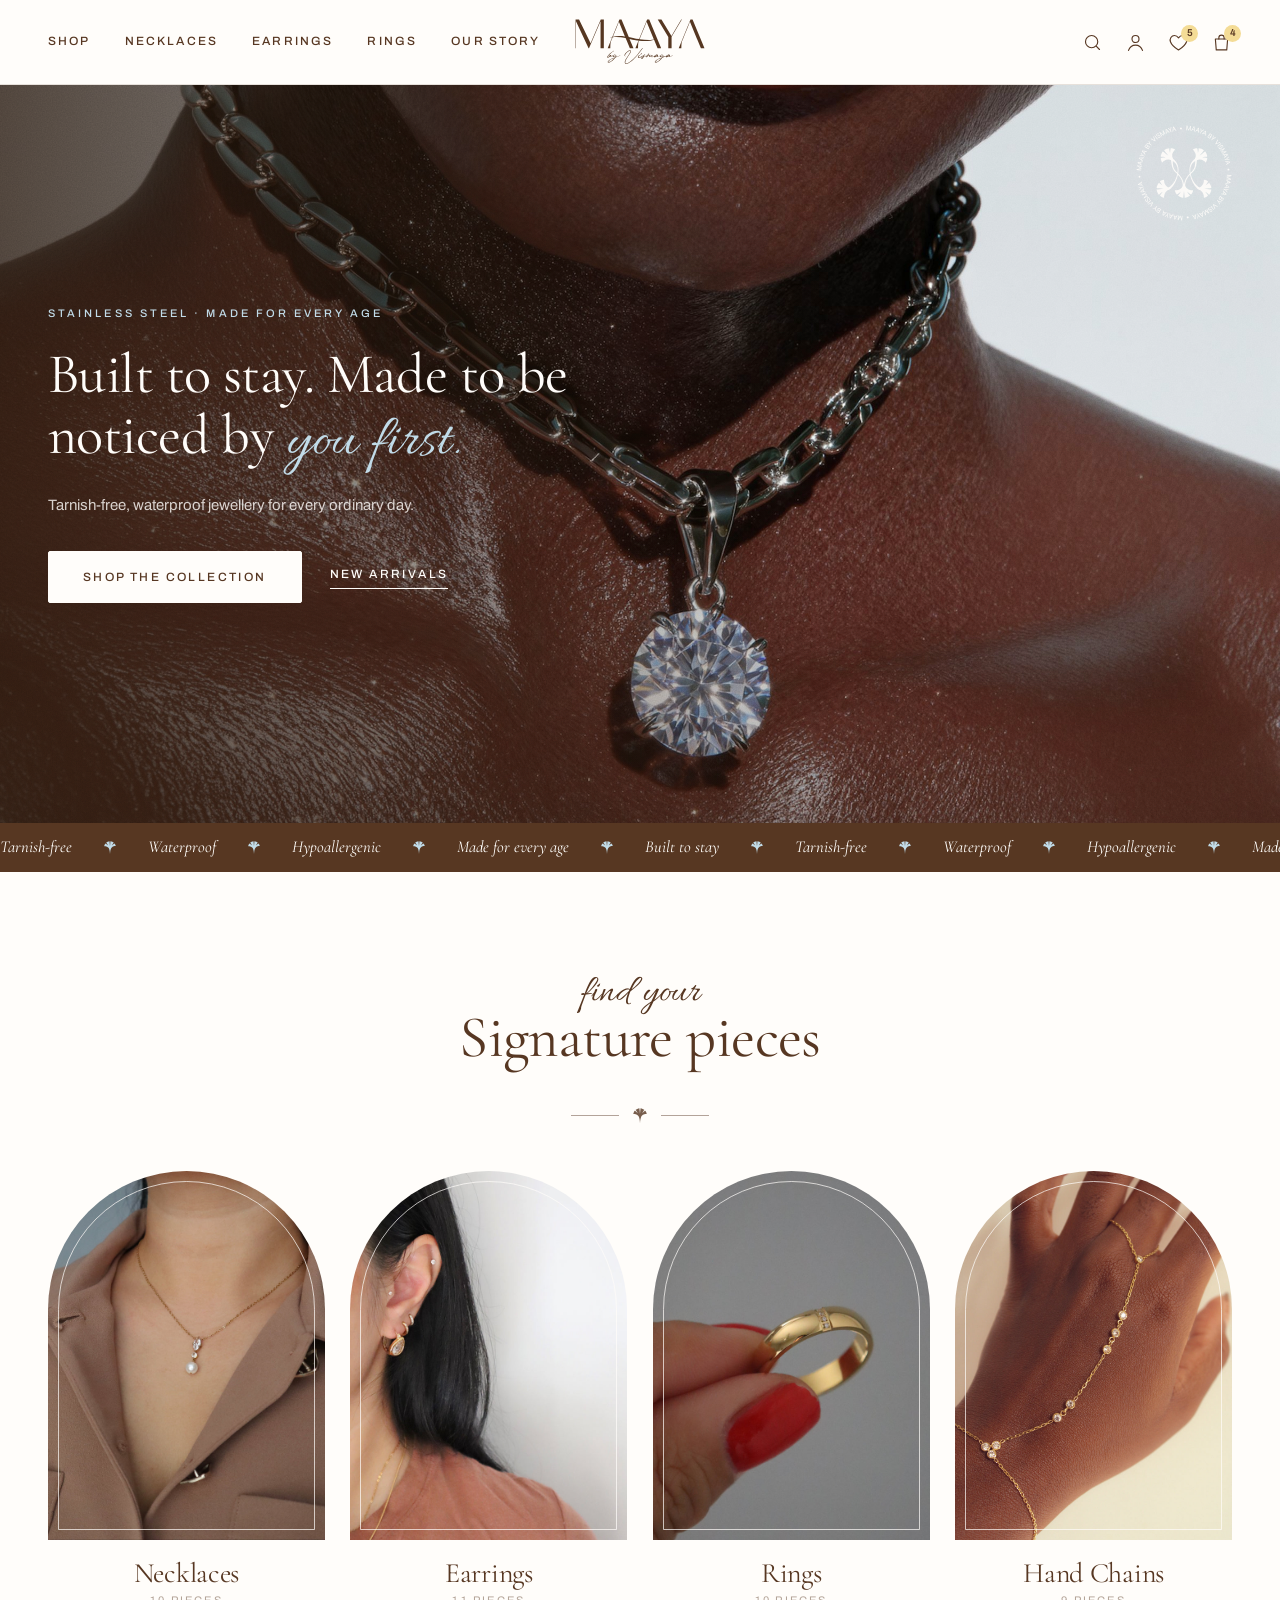
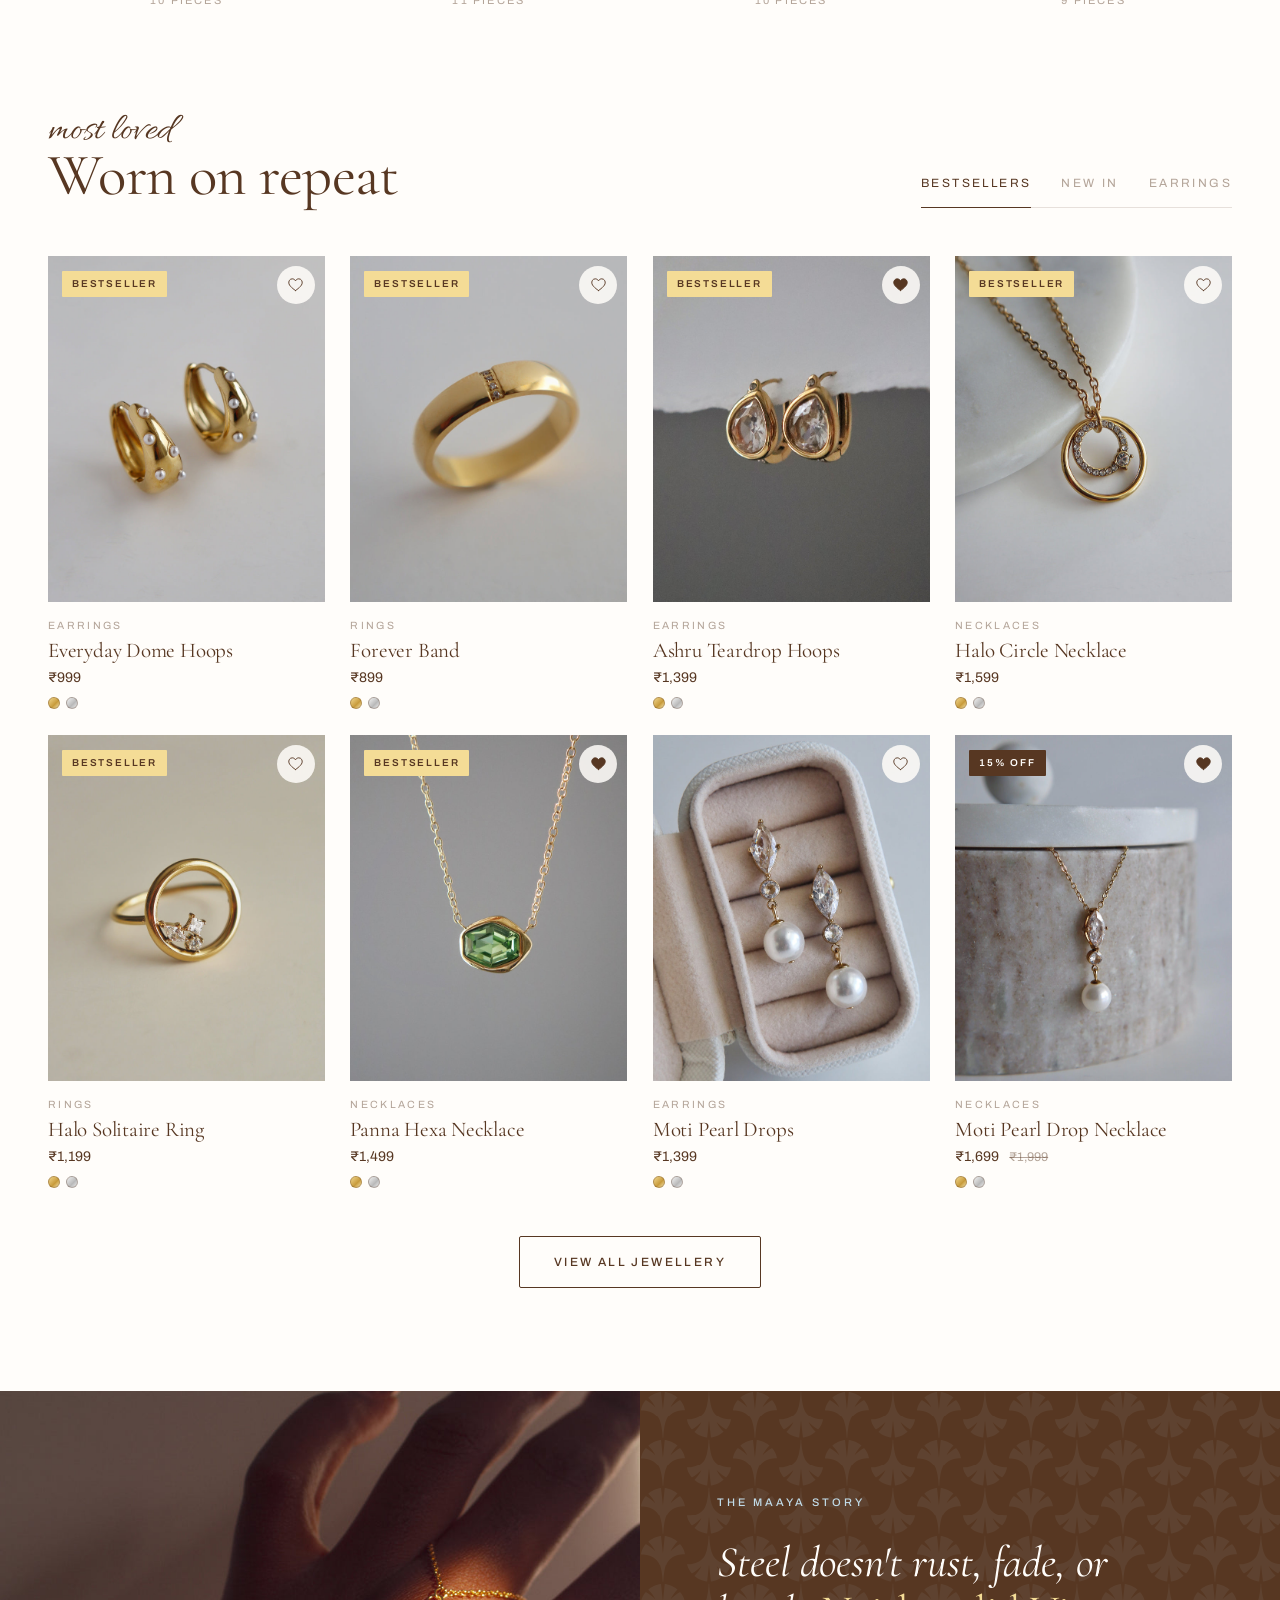
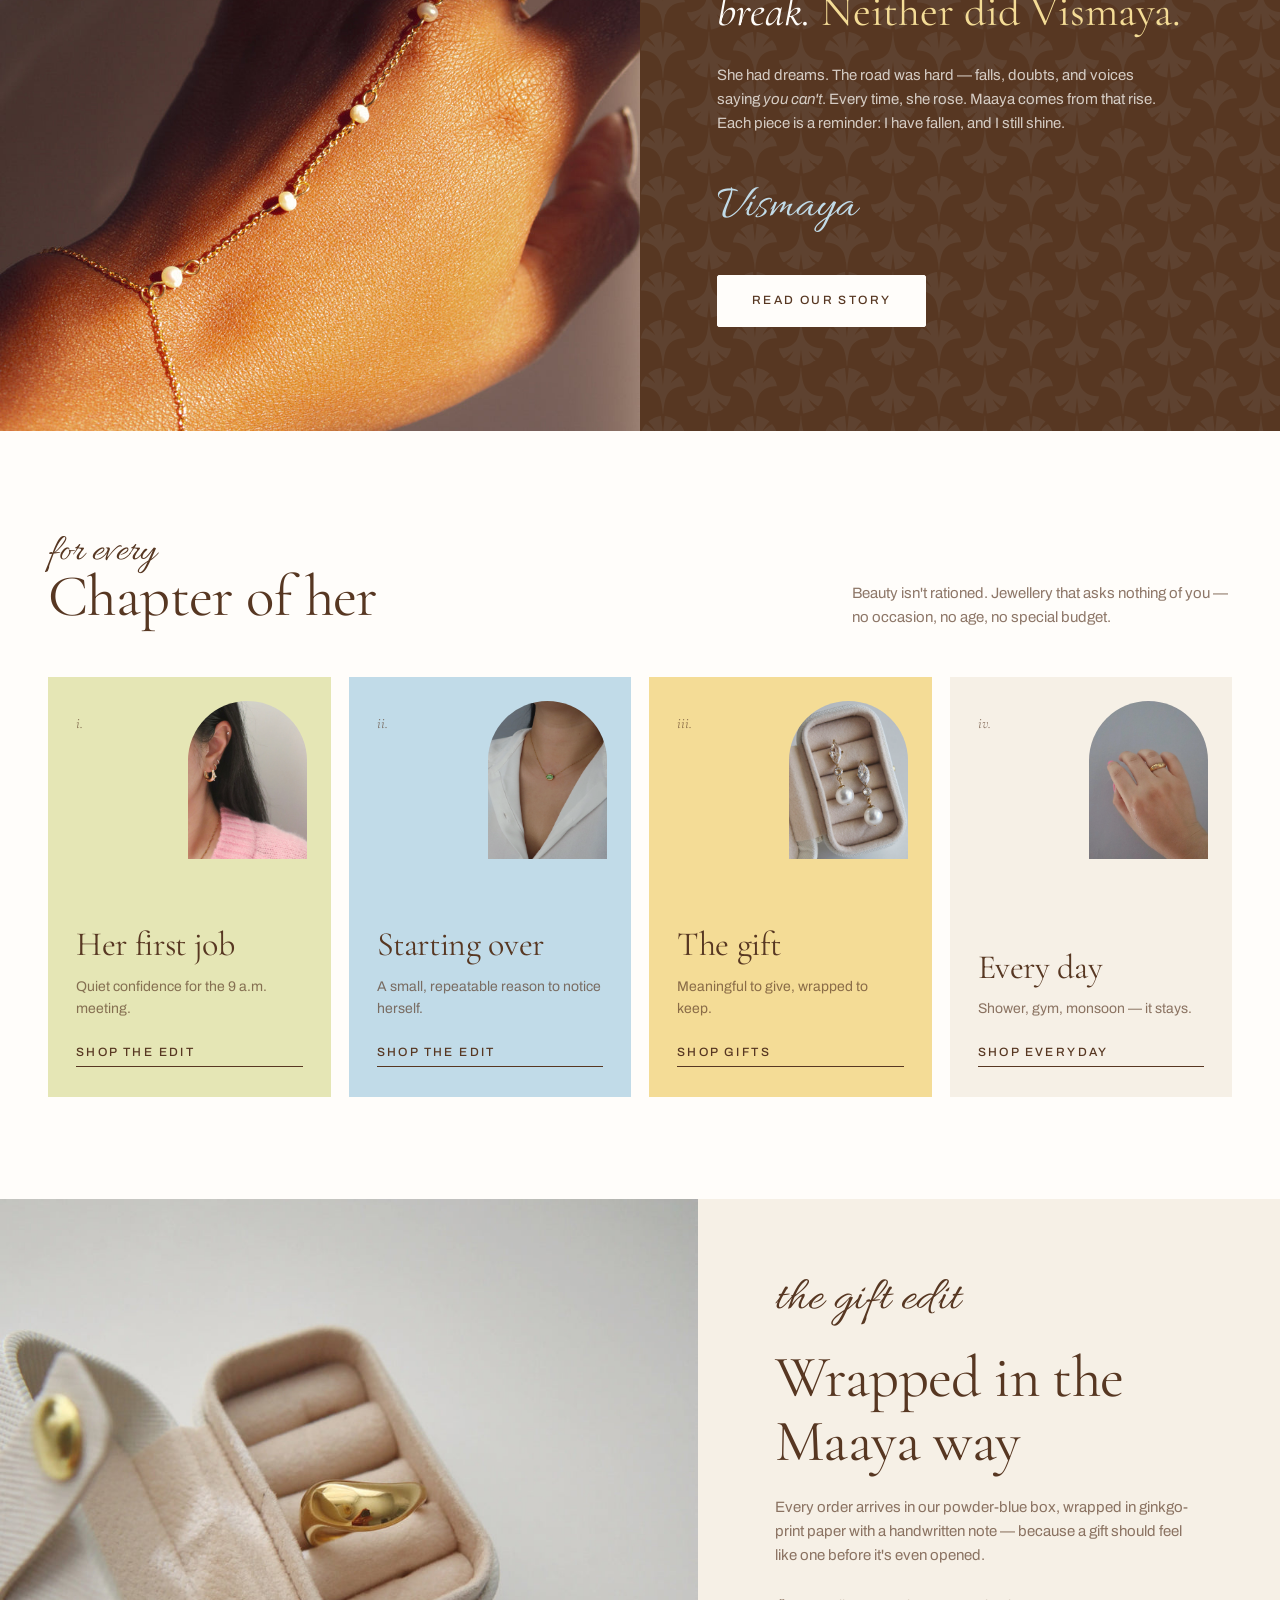
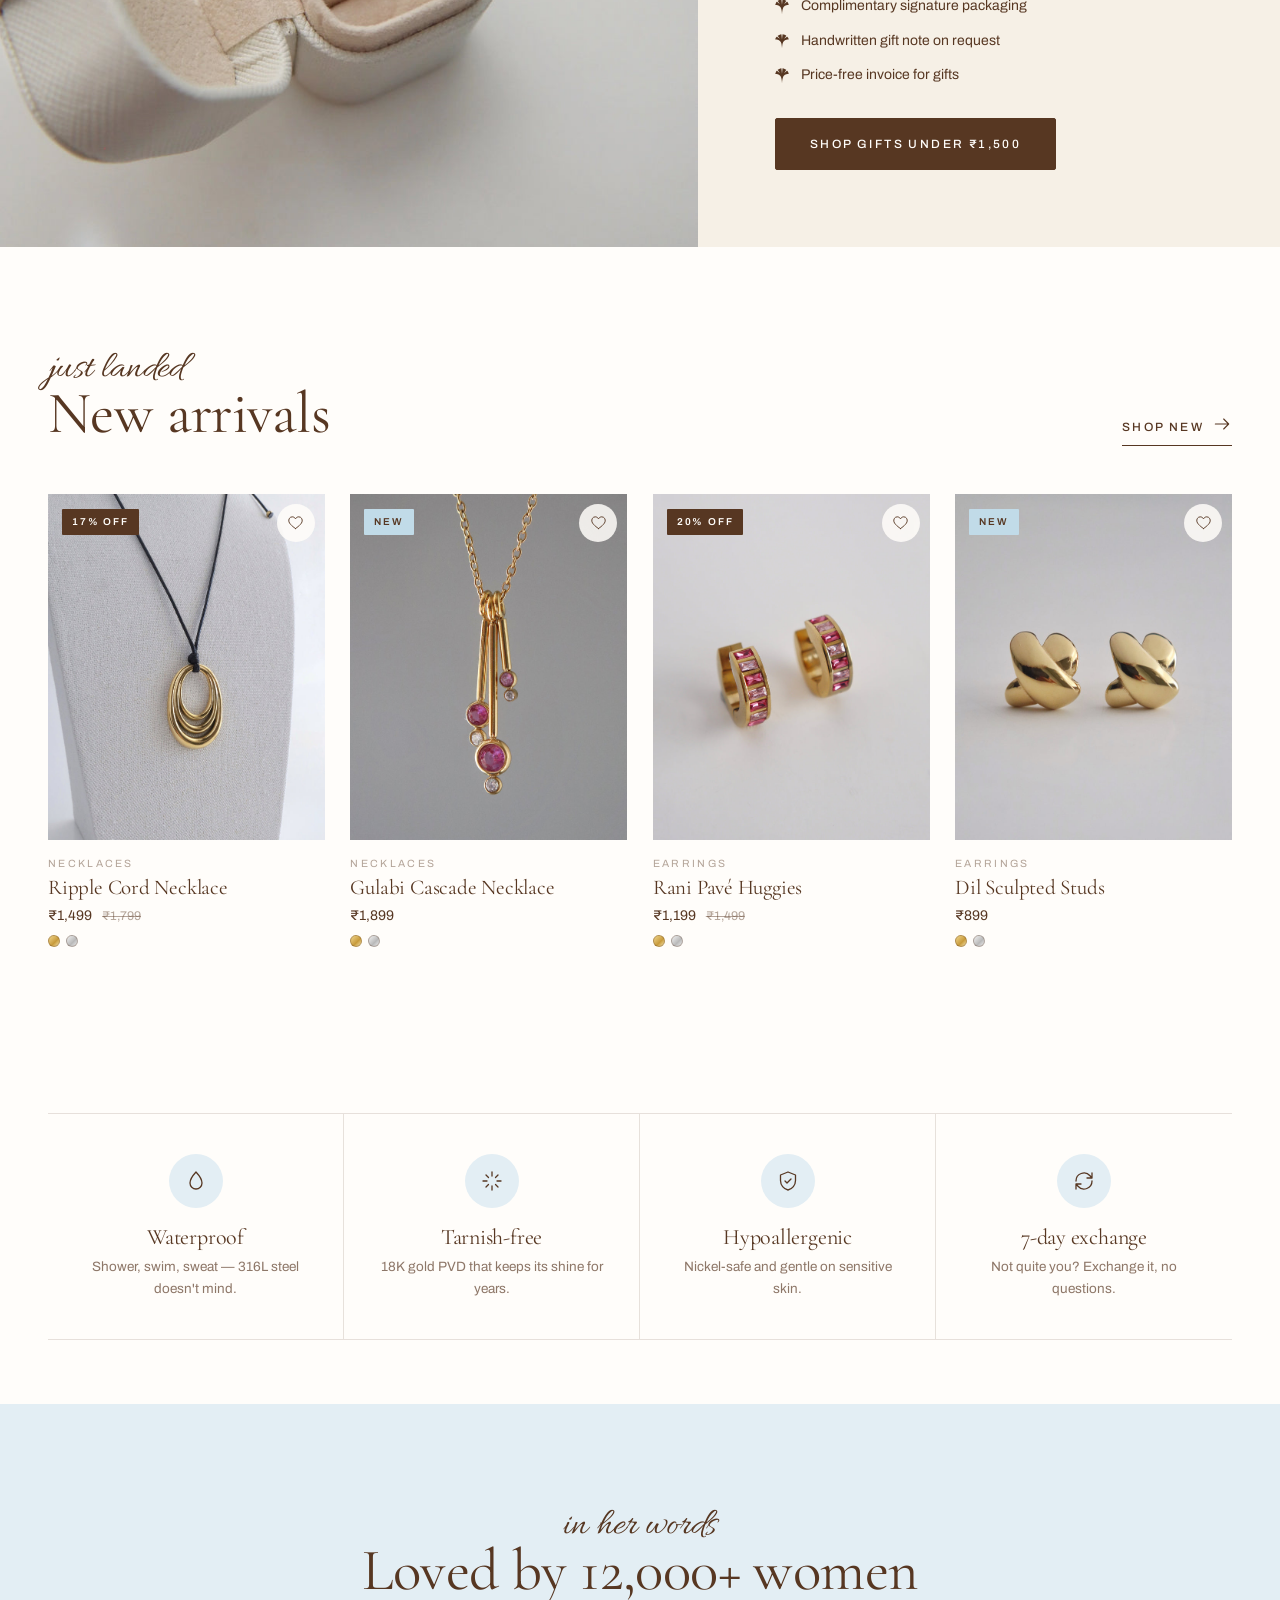
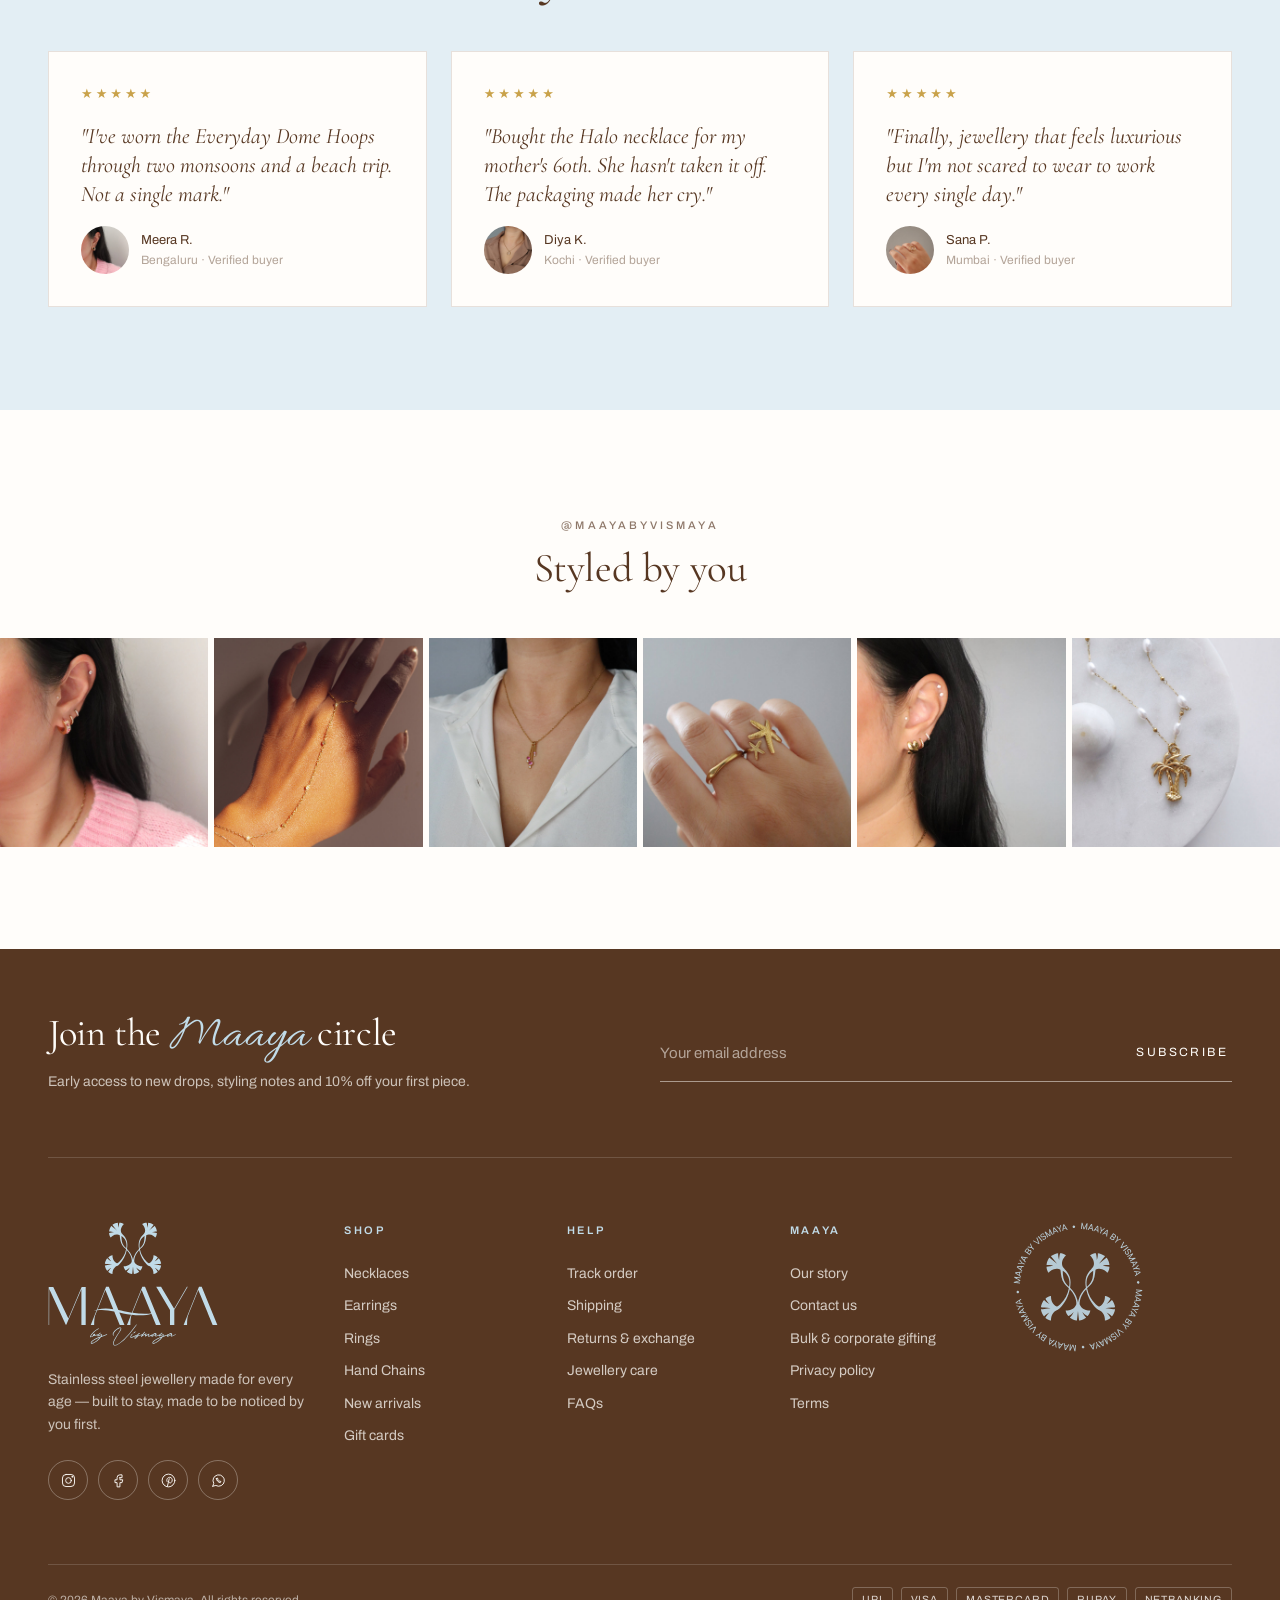
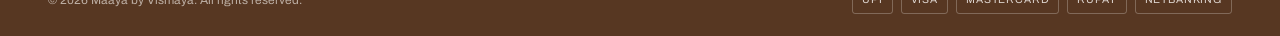
<file: index.html>
<!doctype html>
<html lang="en">
<head>
  <meta charset="utf-8">
  <meta name="viewport" content="width=device-width, initial-scale=1">
  <title>Maaya by Vismaya — Stainless Steel Jewellery</title>
  <link rel="icon" href="assets/img/brand/motif-brown.svg">
  <link rel="preconnect" href="https://fonts.googleapis.com">
  <link rel="preconnect" href="https://fonts.gstatic.com" crossorigin>
  <link href="https://fonts.googleapis.com/css2?family=Allura&family=Archivo:ital,wght@0,300;0,400;0,500;0,600;1,600&family=Cormorant+Garamond:ital,wght@0,300;0,400;0,500;1,400;1,500&display=swap" rel="stylesheet">
  <link rel="stylesheet" href="assets/css/style.css">
</head>
<body data-page="home">
  <div id="site-header"></div>

  <main>
    <!-- HERO -->
    <section class="hero">
      <img class="hero__bg" src="assets/img/editorial/hero-steel-choker.jpg" alt="Stainless steel chain with a crystal pendant">
      <img class="seal" src="assets/img/brand/logo-seal-white.svg" alt="">
      <div class="container hero__inner">
        <div class="hero__copy">
          <span class="eyebrow">Stainless steel · Made for every age</span>
          <h1>Built to stay. Made to be noticed by <span class="script">you first.</span></h1>
          <p>Tarnish-free, waterproof jewellery for every ordinary day.</p>
          <div class="hero__ctas">
            <a href="shop.html" class="btn btn--light">Shop the collection</a>
            <a href="shop.html?cat=earrings" class="link-line">New arrivals</a>
          </div>
        </div>
      </div>
    </section>

    <!-- RIBBON -->
    <div class="ribbon" aria-hidden="true">
      <div class="ribbon__track">
        <span class="ribbon__item">Tarnish-free <img src="assets/img/brand/leaf-blue.svg" alt=""> Waterproof <img src="assets/img/brand/leaf-blue.svg" alt=""> Hypoallergenic <img src="assets/img/brand/leaf-blue.svg" alt=""> Made for every age <img src="assets/img/brand/leaf-blue.svg" alt=""> Built to stay <img src="assets/img/brand/leaf-blue.svg" alt=""></span>
        <span class="ribbon__item">Tarnish-free <img src="assets/img/brand/leaf-blue.svg" alt=""> Waterproof <img src="assets/img/brand/leaf-blue.svg" alt=""> Hypoallergenic <img src="assets/img/brand/leaf-blue.svg" alt=""> Made for every age <img src="assets/img/brand/leaf-blue.svg" alt=""> Built to stay <img src="assets/img/brand/leaf-blue.svg" alt=""></span>
      </div>
    </div>

    <!-- CATEGORIES -->
    <section class="section">
      <div class="container">
        <div class="section-head section-head--center">
          <div><span class="script">find your</span><h2 class="display-l">Signature pieces</h2></div>
          <div class="leaf-divider"><img src="assets/img/brand/leaf-brown.svg" alt=""></div>
        </div>
        <div class="cat-grid">
          <a class="cat-card" href="shop.html?cat=necklaces"><div class="cat-card__media"><img src="assets/img/products/necklace-04-2.jpg" alt=""></div><h3>Necklaces</h3><p>10 pieces</p></a>
          <a class="cat-card" href="shop.html?cat=earrings"><div class="cat-card__media"><img src="assets/img/products/earrings-01-2.jpg" alt=""></div><h3>Earrings</h3><p>11 pieces</p></a>
          <a class="cat-card" href="shop.html?cat=rings"><div class="cat-card__media"><img src="assets/img/products/rings-05-3.jpg" alt=""></div><h3>Rings</h3><p>10 pieces</p></a>
          <a class="cat-card" href="shop.html?cat=handchains"><div class="cat-card__media"><img src="assets/img/products/bracelets-01-1.jpg" alt=""></div><h3>Hand Chains</h3><p>9 pieces</p></a>
        </div>
      </div>
    </section>

    <!-- BESTSELLERS -->
    <section class="section" style="padding-top:0">
      <div class="container">
        <div class="section-head">
          <div><span class="script">most loved</span><h2 class="display-l">Worn on repeat</h2></div>
          <div class="tabs" data-target="home-grid">
            <button class="is-active" data-spec="bestsellers">Bestsellers</button>
            <button data-spec="new">New in</button>
            <button data-spec="cat:earrings">Earrings</button>
          </div>
        </div>
        <div class="grid grid--4" id="home-grid" data-products="bestsellers" data-limit="8"></div>
        <div class="center" style="margin-top:48px"><a href="shop.html" class="btn btn--ghost">View all jewellery</a></div>
      </div>
    </section>

    <!-- STORY -->
    <section class="story" id="story">
      <div class="story__media"><img src="assets/img/products/bracelets-05-3.jpg" alt="Hand in warm light wearing a Maaya hand chain"></div>
      <div class="story__copy">
        <span class="eyebrow">The Maaya story</span>
        <blockquote>Steel doesn't rust, fade, or break. <em>Neither did Vismaya.</em></blockquote>
        <p>She had dreams. The road was hard — falls, doubts, and voices saying <i>you can't</i>. Every time, she rose. Maaya comes from that rise. Each piece is a reminder: I have fallen, and I still shine.</p>
        <div class="story__sign">Vismaya</div>
        <div><a href="#" class="btn btn--light">Read our story</a></div>
      </div>
    </section>

    <!-- MOMENTS -->
    <section class="section">
      <div class="container">
        <div class="section-head">
          <div><span class="script">for every</span><h2 class="display-l">Chapter of her</h2></div>
          <p class="muted" style="max-width:380px">Beauty isn't rationed. Jewellery that asks nothing of you — no occasion, no age, no special budget.</p>
        </div>
        <div class="moments">
          <a class="moment" href="shop.html?cat=earrings">
            <span class="moment__num">i.</span>
            <div class="moment__img"><img src="assets/img/products/earrings-04-2.jpg" alt=""></div>
            <h3>Her first job</h3><p>Quiet confidence for the 9 a.m. meeting.</p><span class="link-line">Shop the edit</span>
          </a>
          <a class="moment" href="shop.html?cat=necklaces">
            <span class="moment__num">ii.</span>
            <div class="moment__img"><img src="assets/img/products/necklace-07-2.jpg" alt=""></div>
            <h3>Starting over</h3><p>A small, repeatable reason to notice herself.</p><span class="link-line">Shop the edit</span>
          </a>
          <a class="moment" href="shop.html">
            <span class="moment__num">iii.</span>
            <div class="moment__img"><img src="assets/img/products/earrings-08-1.jpg" alt=""></div>
            <h3>The gift</h3><p>Meaningful to give, wrapped to keep.</p><span class="link-line">Shop gifts</span>
          </a>
          <a class="moment" href="shop.html?cat=rings">
            <span class="moment__num">iv.</span>
            <div class="moment__img"><img src="assets/img/products/rings-08-2.jpg" alt=""></div>
            <h3>Every day</h3><p>Shower, gym, monsoon — it stays.</p><span class="link-line">Shop everyday</span>
          </a>
        </div>
      </div>
    </section>

    <!-- GIFT EDITORIAL -->
    <section class="editorial">
      <div class="editorial__media"><img src="assets/img/products/rings-10-3.jpg" alt="Maaya ring in its gift box"></div>
      <div class="editorial__copy">
        <span class="script">the gift edit</span>
        <h2 class="display-l">Wrapped in the Maaya way</h2>
        <p class="muted">Every order arrives in our powder-blue box, wrapped in ginkgo-print paper with a handwritten note — because a gift should feel like one before it's even opened.</p>
        <ul class="editorial__list">
          <li><img src="assets/img/brand/leaf-brown.svg" alt="">Complimentary signature packaging</li>
          <li><img src="assets/img/brand/leaf-brown.svg" alt="">Handwritten gift note on request</li>
          <li><img src="assets/img/brand/leaf-brown.svg" alt="">Price-free invoice for gifts</li>
        </ul>
        <div><a href="shop.html" class="btn">Shop gifts under ₹1,500</a></div>
      </div>
    </section>

    <!-- NEW IN -->
    <section class="section">
      <div class="container">
        <div class="section-head">
          <div><span class="script">just landed</span><h2 class="display-l">New arrivals</h2></div>
          <a href="shop.html" class="link-line">Shop new <span data-icon="arrow"></span></a>
        </div>
        <div class="grid grid--4" data-products="new" data-limit="4"></div>
      </div>
    </section>

    <!-- PROMISE -->
    <section class="section--tight">
      <div class="container">
        <div class="promise">
          <div class="promise__item"><div class="promise__icon" data-icon="drop"></div><h4>Waterproof</h4><p>Shower, swim, sweat — 316L steel doesn't mind.</p></div>
          <div class="promise__item"><div class="promise__icon" data-icon="sparkle"></div><h4>Tarnish-free</h4><p>18K gold PVD that keeps its shine for years.</p></div>
          <div class="promise__item"><div class="promise__icon" data-icon="shield"></div><h4>Hypoallergenic</h4><p>Nickel-safe and gentle on sensitive skin.</p></div>
          <div class="promise__item"><div class="promise__icon" data-icon="refresh"></div><h4>7-day exchange</h4><p>Not quite you? Exchange it, no questions.</p></div>
        </div>
      </div>
    </section>

    <!-- REVIEWS -->
    <section class="section" style="background:var(--blue-soft)">
      <div class="container">
        <div class="section-head section-head--center">
          <div><span class="script">in her words</span><h2 class="display-l">Loved by 12,000+ women</h2></div>
        </div>
        <div class="reviews">
          <article class="review"><span class="stars">★★★★★</span><blockquote>"I've worn the Everyday Dome Hoops through two monsoons and a beach trip. Not a single mark."</blockquote><div class="review__who"><img src="assets/img/products/earrings-04-2.jpg" alt=""><div>Meera R.<small>Bengaluru · Verified buyer</small></div></div></article>
          <article class="review"><span class="stars">★★★★★</span><blockquote>"Bought the Halo necklace for my mother's 60th. She hasn't taken it off. The packaging made her cry."</blockquote><div class="review__who"><img src="assets/img/products/necklace-03-2.jpg" alt=""><div>Diya K.<small>Kochi · Verified buyer</small></div></div></article>
          <article class="review"><span class="stars">★★★★★</span><blockquote>"Finally, jewellery that feels luxurious but I'm not scared to wear to work every single day."</blockquote><div class="review__who"><img src="assets/img/products/rings-01-2.jpg" alt=""><div>Sana P.<small>Mumbai · Verified buyer</small></div></div></article>
        </div>
      </div>
    </section>

    <!-- INSTA -->
    <section class="section">
      <div class="container">
        <div class="section-head section-head--center">
          <div><span class="eyebrow">@maayabyvismaya</span><h2 class="display-m" style="margin-top:10px">Styled by you</h2></div>
        </div>
      </div>
      <div class="insta">
        <a href="#"><img src="assets/img/products/earrings-03-2.jpg" alt=""></a>
        <a href="#"><img src="assets/img/products/bracelets-02-2.jpg" alt=""></a>
        <a href="#"><img src="assets/img/products/necklace-05-2.jpg" alt=""></a>
        <a href="#"><img src="assets/img/products/rings-07-2.jpg" alt=""></a>
        <a href="#"><img src="assets/img/products/earrings-07-2.jpg" alt=""></a>
        <a href="#"><img src="assets/img/products/necklace-09-1.jpg" alt=""></a>
      </div>
    </section>
  </main>

  <div id="site-footer"></div>
  <script src="assets/js/data.js"></script>
  <script src="assets/js/app.js"></script>
</body>
</html>
</file>
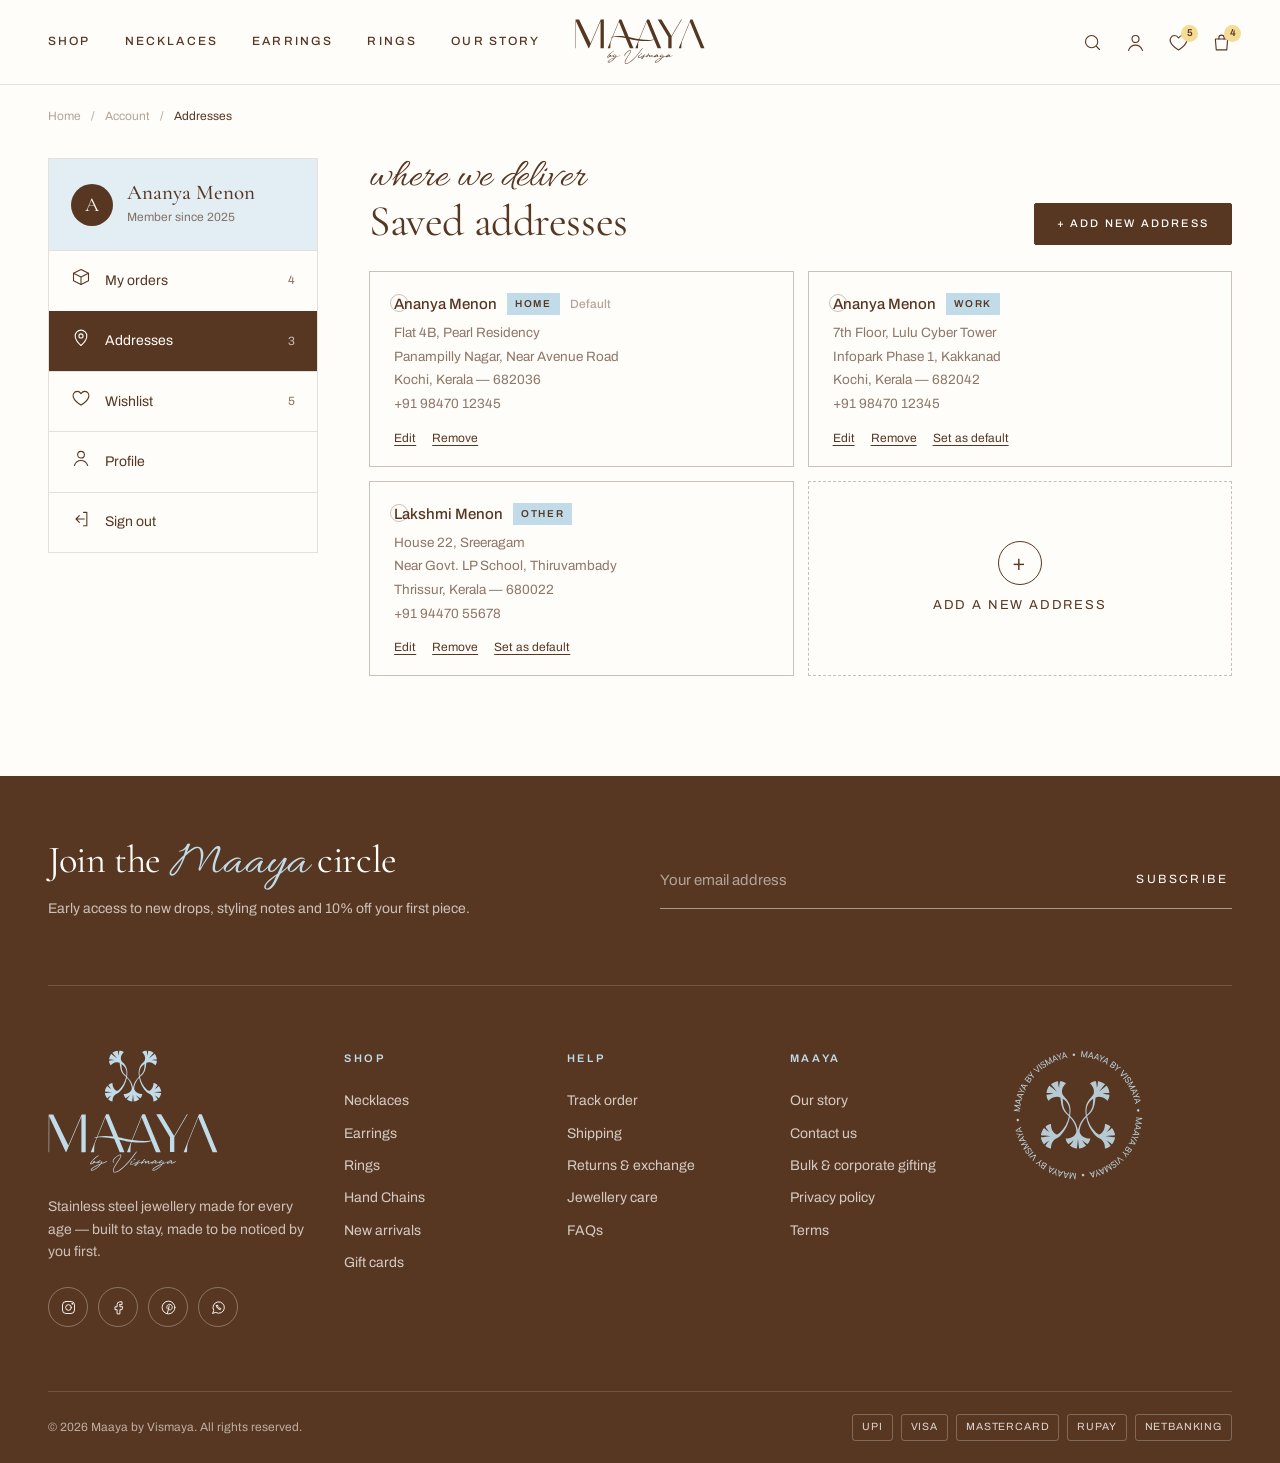
<file: addresses.html>
<!doctype html>
<html lang="en">
<head>
  <meta charset="utf-8">
  <meta name="viewport" content="width=device-width, initial-scale=1">
  <title>Addresses — Maaya by Vismaya</title>
  <link rel="icon" href="assets/img/brand/motif-brown.svg">
  <link rel="preconnect" href="https://fonts.googleapis.com">
  <link rel="preconnect" href="https://fonts.gstatic.com" crossorigin>
  <link href="https://fonts.googleapis.com/css2?family=Allura&family=Archivo:ital,wght@0,300;0,400;0,500;0,600;1,600&family=Cormorant+Garamond:ital,wght@0,300;0,400;0,500;1,400;1,500&display=swap" rel="stylesheet">
  <link rel="stylesheet" href="assets/css/style.css">
</head>
<body data-page="addresses">
  <div id="site-header"></div>

  <main class="container">
    <nav class="crumbs"><a href="index.html">Home</a><span>/</span><a href="#">Account</a><span>/</span><span>Addresses</span></nav>
    <div class="account">
      <aside class="acct-nav">
        <div class="acct-nav__user"><span class="avatar">A</span><div><strong>Ananya Menon</strong><small>Member since 2025</small></div></div>
        <a href="orders.html" class=""><span data-icon="box"></span>My orders<em>4</em></a><a href="addresses.html" class="is-active"><span data-icon="pin"></span>Addresses<em>3</em></a><a href="wishlist.html" class=""><span data-icon="heart"></span>Wishlist<em>5</em></a><a href="#" class=""><span data-icon="user"></span>Profile<em></em></a><a href="login.html" class=""><span data-icon="logout"></span>Sign out<em></em></a>
      </aside>
      <div>
        <div class="acct-head"><div><span class="script" style="font-size:40px">where we deliver</span><h1>Saved addresses</h1></div><button class="btn btn--sm" data-addr-new>+ Add new address</button></div>
        <div class="addr-grid" id="addr-list">
          <div class="addr__card" style="padding-left:24px">
            <span class="addr__name">Ananya Menon <span class="addr__type">Home</span><small class="hint">Default</small></span>
            <span>Flat 4B, Pearl Residency</span><span>Panampilly Nagar, Near Avenue Road</span><span>Kochi, Kerala — 682036</span><span>+91 98470 12345</span>
            <span class="addr__links"><a href="#" data-edit-addr>Edit</a><a href="#">Remove</a></span>
          </div>
          <div class="addr__card" style="padding-left:24px">
            <span class="addr__name">Ananya Menon <span class="addr__type">Work</span></span>
            <span>7th Floor, Lulu Cyber Tower</span><span>Infopark Phase 1, Kakkanad</span><span>Kochi, Kerala — 682042</span><span>+91 98470 12345</span>
            <span class="addr__links"><a href="#" data-edit-addr>Edit</a><a href="#">Remove</a><a href="#">Set as default</a></span>
          </div>
          <div class="addr__card" style="padding-left:24px">
            <span class="addr__name">Lakshmi Menon <span class="addr__type">Other</span></span>
            <span>House 22, Sreeragam</span><span>Near Govt. LP School, Thiruvambady</span><span>Thrissur, Kerala — 680022</span><span>+91 94470 55678</span>
            <span class="addr__links"><a href="#" data-edit-addr>Edit</a><a href="#">Remove</a><a href="#">Set as default</a></span>
          </div>
          <button class="addr-add" type="button" data-addr-new><span>+</span>Add a new address</button>
        </div>
      <form class="addr-form" id="addr-form">
        <h3>Add a new address</h3>
        <a href="#" class="locate" id="addr-locate"><span data-icon="pin"></span>Use my current location</a>
        <div class="form-grid">
          <div class="field"><label>Full name <i>*</i></label><input class="input" name="name" required placeholder="Ananya Menon"></div>
          <div class="field"><label>Mobile number <i>*</i></label><div class="input-prefix"><span>+91</span><input class="input" name="phone" required inputmode="tel" placeholder="98470 12345"></div></div>
          <div class="field"><label>Pincode <i>*</i></label><input class="input" name="pin" required inputmode="numeric" maxlength="6" placeholder="682036"></div>
          <div class="field"><label>City / District <i>*</i></label><input class="input" name="city" required placeholder="Kochi"></div>
          <div class="field full"><label>Flat, house no., building <i>*</i></label><input class="input" name="line1" required placeholder="Flat 4B, Pearl Residency"></div>
          <div class="field full"><label>Area, street, locality <i>*</i></label><input class="input" name="line2" required placeholder="Panampilly Nagar"></div>
          <div class="field"><label>Landmark</label><input class="input" name="landmark" placeholder="Near Avenue Road"></div>
          <div class="field field--select"><label>State <i>*</i></label><select name="state" required><option value="">Select state</option><option>Andhra Pradesh</option><option>Assam</option><option>Bihar</option><option>Delhi</option><option>Goa</option><option>Gujarat</option><option>Haryana</option><option>Karnataka</option><option>Kerala</option><option>Madhya Pradesh</option><option>Maharashtra</option><option>Odisha</option><option>Punjab</option><option>Rajasthan</option><option>Tamil Nadu</option><option>Telangana</option><option>Uttar Pradesh</option><option>West Bengal</option></select></div>
          <div class="field full"><label>Save address as</label>
            <div class="radio-pills">
              <label><input type="radio" name="type" value="Home" checked><span>Home</span></label>
              <label><input type="radio" name="type" value="Work"><span>Work</span></label>
              <label><input type="radio" name="type" value="Other"><span>Other</span></label>
            </div>
          </div>
          <label class="check full"><input type="checkbox" name="default"> Make this my default address</label>
        </div>
        <div class="addr-form__actions"><button class="btn">Save address</button><button type="button" class="btn btn--ghost" data-addr-cancel>Cancel</button></div>
      </form>
      </div>
    </div>
  </main>
  <div id="site-footer"></div>
  <script src="assets/js/data.js"></script>
  <script src="assets/js/app.js"></script>
</body>
</html>
</file>
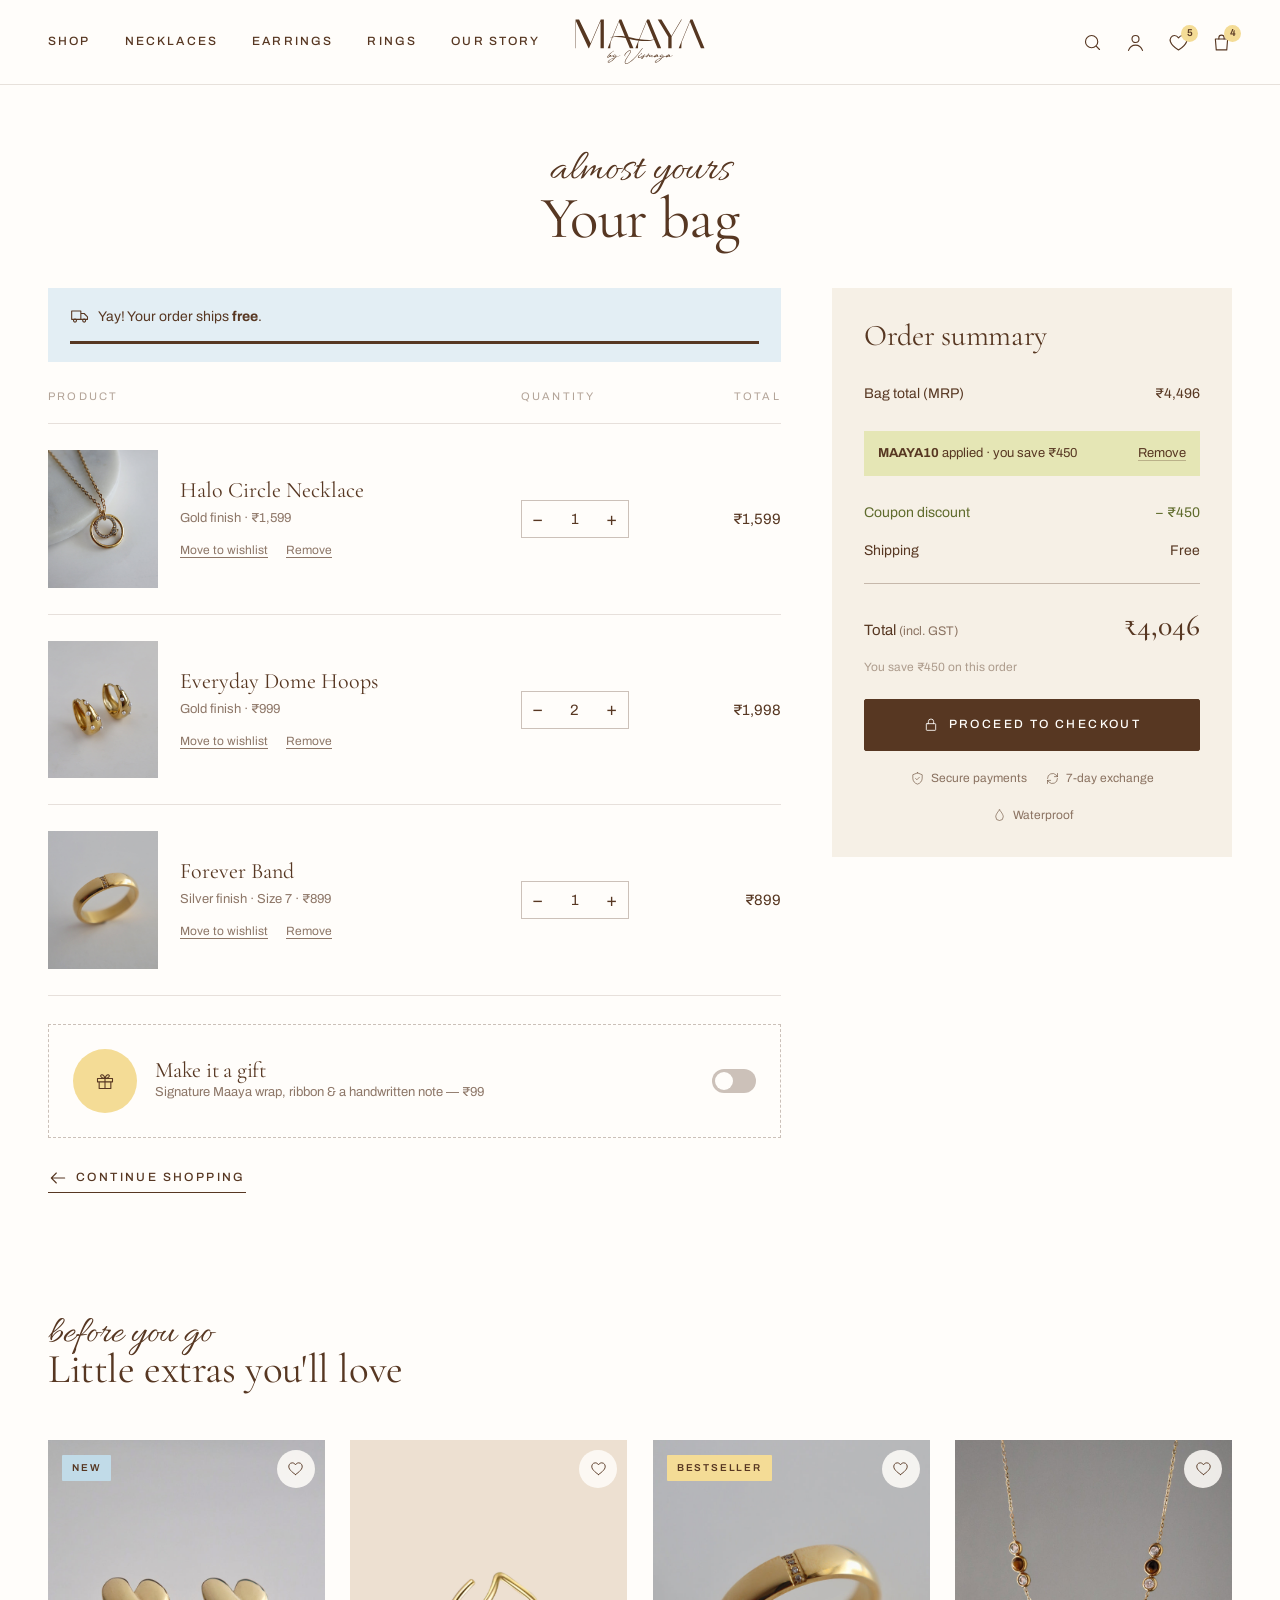
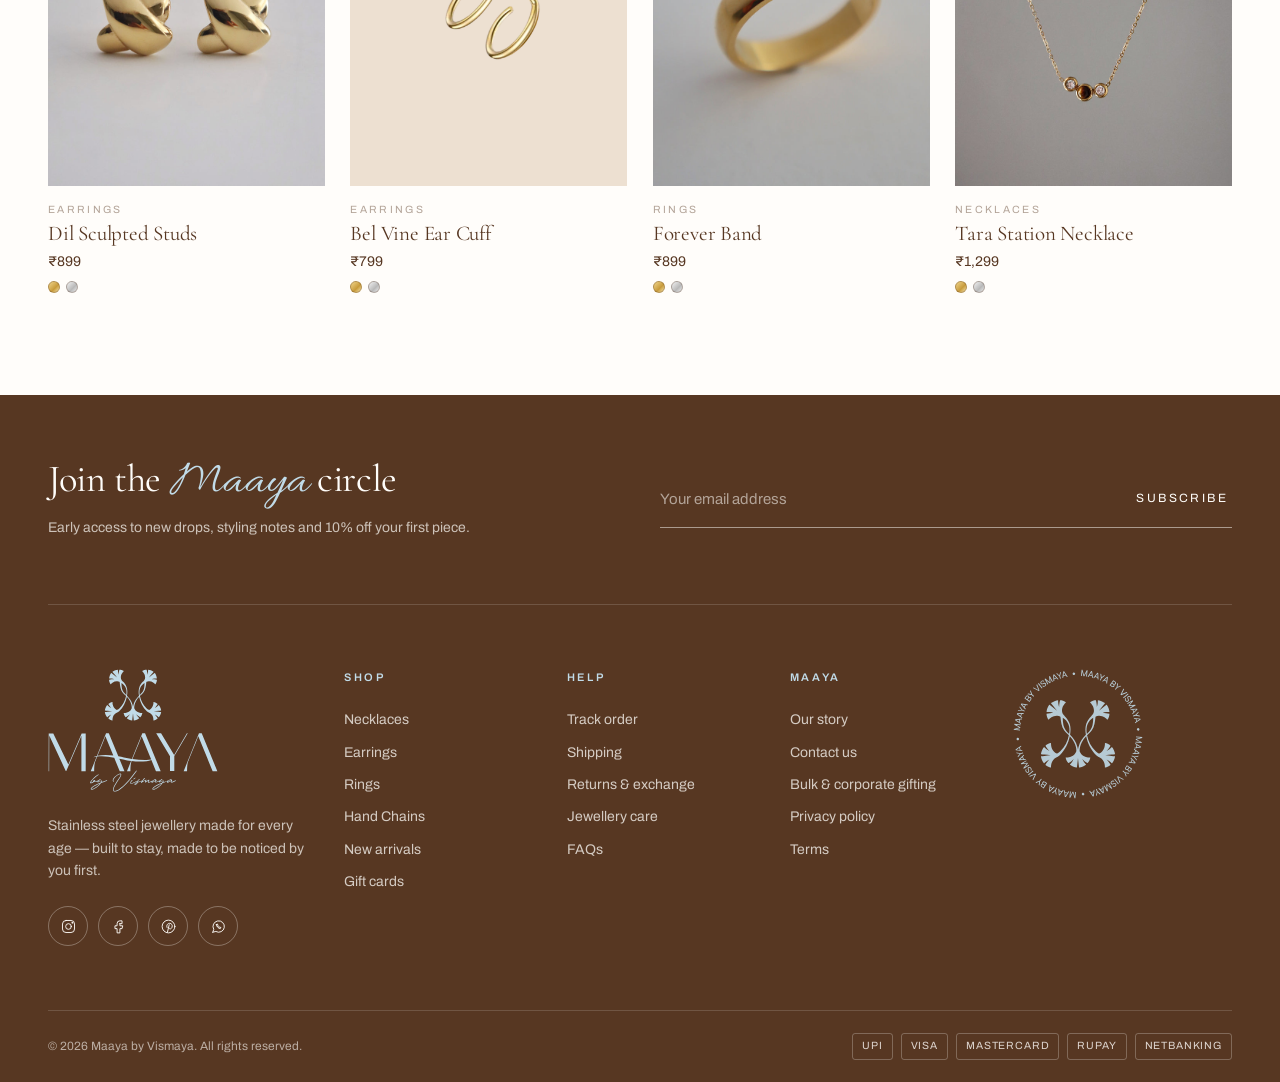
<file: cart.html>
<!doctype html>
<html lang="en">
<head>
  <meta charset="utf-8">
  <meta name="viewport" content="width=device-width, initial-scale=1">
  <title>Your Bag — Maaya by Vismaya</title>
  <link rel="icon" href="assets/img/brand/motif-brown.svg">
  <link rel="preconnect" href="https://fonts.googleapis.com">
  <link rel="preconnect" href="https://fonts.gstatic.com" crossorigin>
  <link href="https://fonts.googleapis.com/css2?family=Allura&family=Archivo:ital,wght@0,300;0,400;0,500;0,600;1,600&family=Cormorant+Garamond:ital,wght@0,300;0,400;0,500;1,400;1,500&display=swap" rel="stylesheet">
  <link rel="stylesheet" href="assets/css/style.css">
</head>
<body data-page="cart">
  <div id="site-header"></div>

  <main class="container">
    <div class="page-title"><span class="script">almost yours</span><h1 class="display-l">Your bag</h1></div>
    <div id="cart-wrap"></div>
    <section class="section" style="padding-top:20px">
      <div class="section-head"><div><span class="script">before you go</span><h2 class="display-m" id="cart-reco-title">Little extras you'll love</h2></div></div>
      <div class="grid grid--4" data-products="ids:e07,e11,r05,n02"></div>
    </section>
  </main>
  <div id="site-footer"></div>
  <script src="assets/js/data.js"></script>
  <script src="assets/js/app.js"></script>
</body>
</html>
</file>
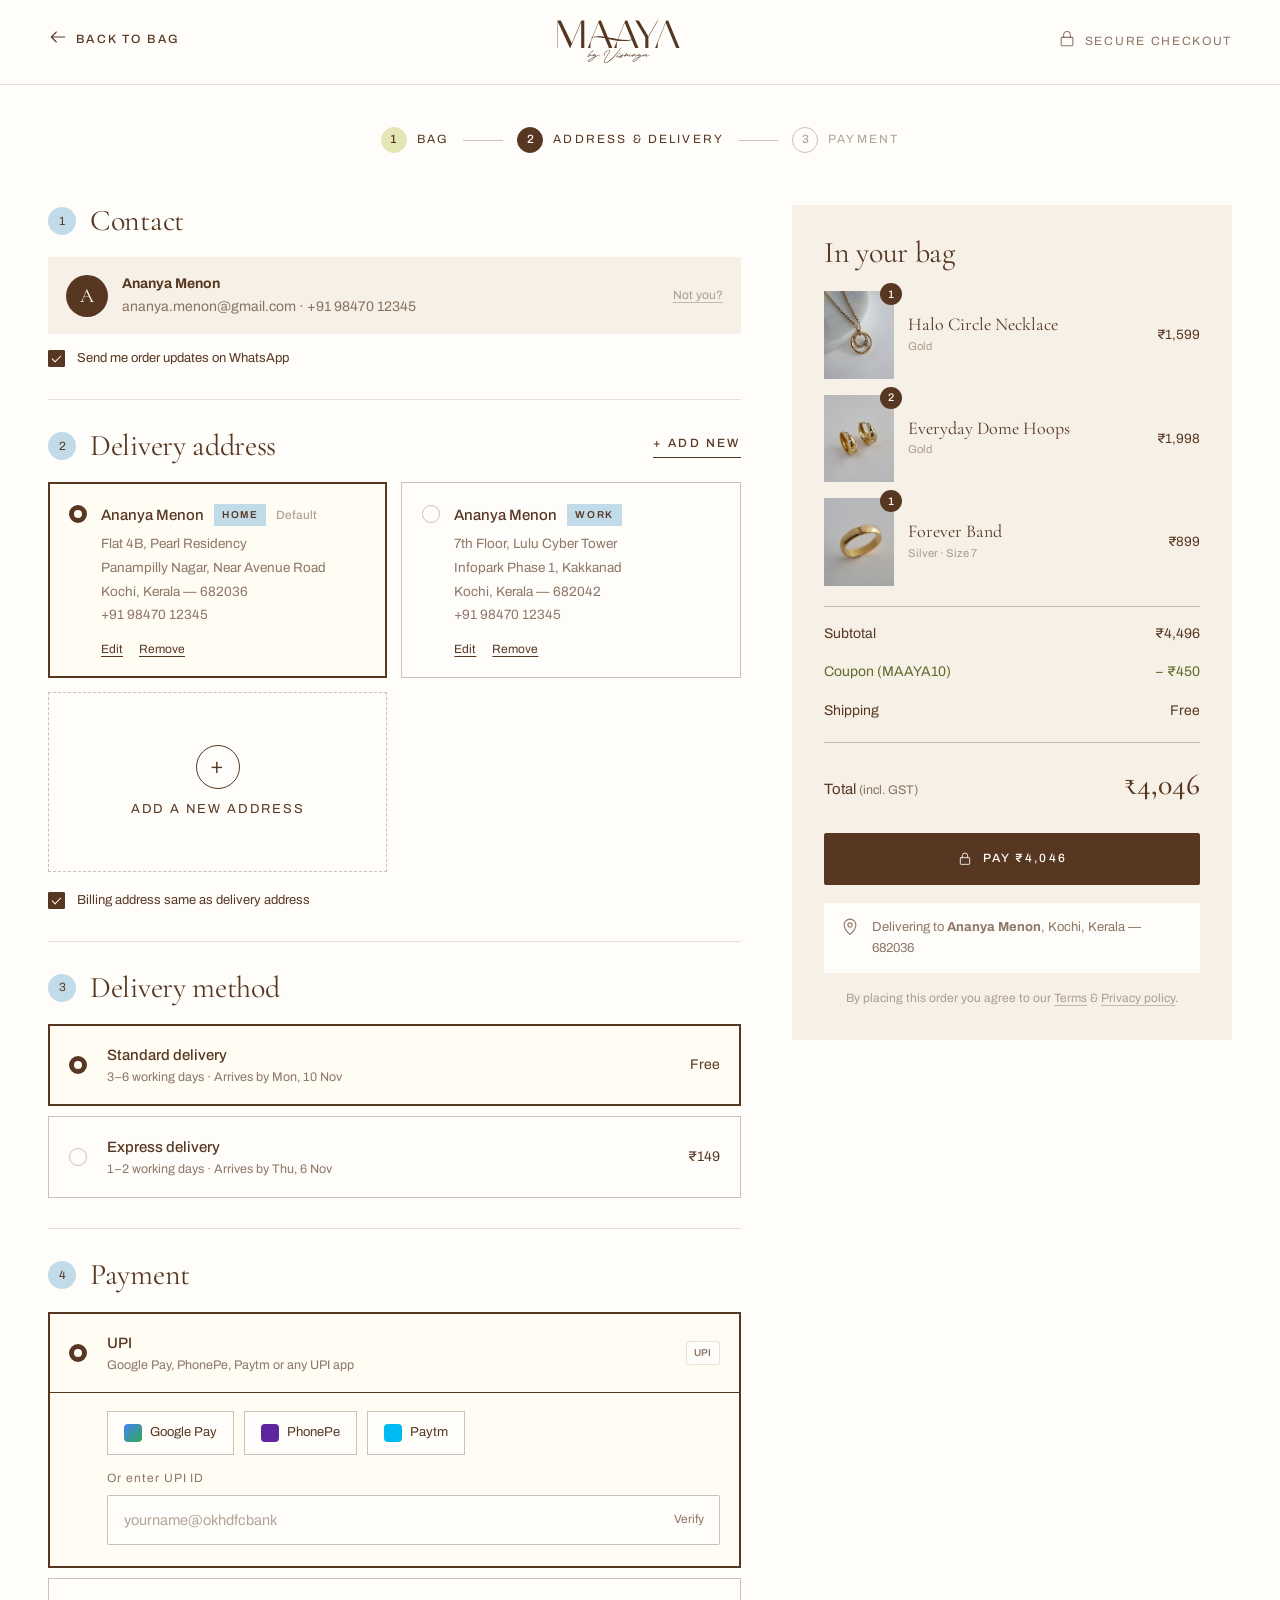
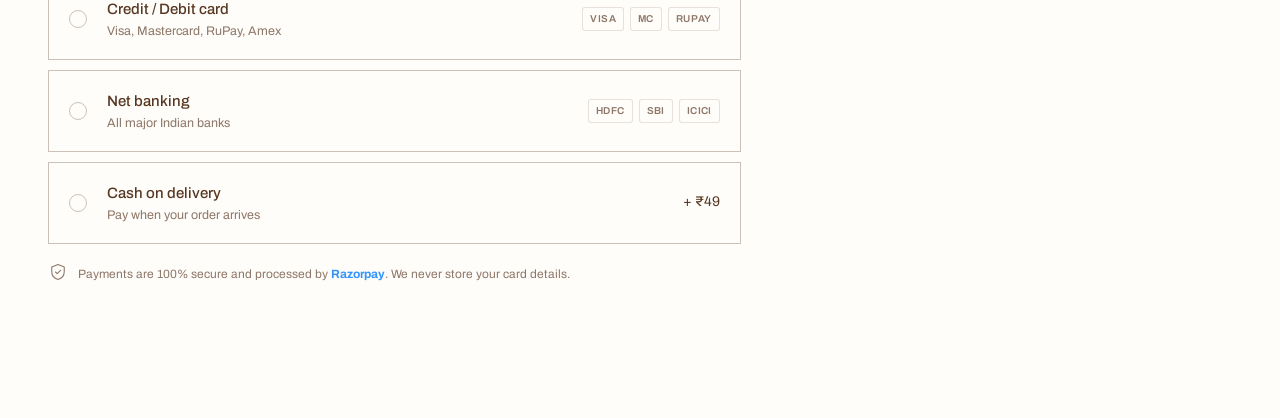
<file: checkout.html>
<!doctype html>
<html lang="en">
<head>
  <meta charset="utf-8">
  <meta name="viewport" content="width=device-width, initial-scale=1">
  <title>Checkout — Maaya by Vismaya</title>
  <link rel="icon" href="assets/img/brand/motif-brown.svg">
  <link rel="preconnect" href="https://fonts.googleapis.com">
  <link rel="preconnect" href="https://fonts.gstatic.com" crossorigin>
  <link href="https://fonts.googleapis.com/css2?family=Allura&family=Archivo:ital,wght@0,300;0,400;0,500;0,600;1,600&family=Cormorant+Garamond:ital,wght@0,300;0,400;0,500;1,400;1,500&display=swap" rel="stylesheet">
  <link rel="stylesheet" href="assets/css/style.css">
</head>
<body data-page="checkout">

  <header class="co-header"><div class="container">
    <a href="cart.html" class="link-line" style="border:0"><span data-icon="back"></span><span class="hide-sm">Back to bag</span></a>
    <a href="index.html"><img src="assets/img/brand/wordmark-brown.svg" alt="Maaya by Vismaya"></a>
    <span class="co-secure"><span data-icon="lock"></span><span>Secure checkout</span></span>
  </div></header>
  <main class="container">
    <ol class="steps">
      <li class="is-done"><b>1</b><span>Bag</span></li><li class="sep"></li>
      <li class="is-current"><b>2</b><span>Address &amp; delivery</span></li><li class="sep"></li>
      <li><b>3</b><span>Payment</span></li>
    </ol>
    <div class="checkout">
      <div>
        <section class="co-block">
          <div class="co-block__head"><h2><small>1</small>Contact</h2></div>
          <div class="logged-as"><span class="avatar">A</span><div><b>Ananya Menon</b><br><span class="muted">ananya.menon@gmail.com · +91 98470 12345</span></div><a href="login.html" class="text-link hint" style="margin-left:auto">Not you?</a></div>
          <label class="check" style="margin-top:14px;font-size:13px"><input type="checkbox" checked> Send me order updates on WhatsApp</label>
        </section>

        <section class="co-block">
          <div class="co-block__head"><h2><small>2</small>Delivery address</h2><button class="link-line" data-addr-new>+ Add new</button></div>
          <div class="addr-grid">
            <div id="addr-list" style="display:contents"></div>
            <button class="addr-add" type="button" data-addr-new><span>+</span>Add a new address</button>
          </div>
      <form class="addr-form" id="addr-form">
        <h3>Add a new address</h3>
        <a href="#" class="locate" id="addr-locate"><span data-icon="pin"></span>Use my current location</a>
        <div class="form-grid">
          <div class="field"><label>Full name <i>*</i></label><input class="input" name="name" required placeholder="Ananya Menon"></div>
          <div class="field"><label>Mobile number <i>*</i></label><div class="input-prefix"><span>+91</span><input class="input" name="phone" required inputmode="tel" placeholder="98470 12345"></div></div>
          <div class="field"><label>Pincode <i>*</i></label><input class="input" name="pin" required inputmode="numeric" maxlength="6" placeholder="682036"></div>
          <div class="field"><label>City / District <i>*</i></label><input class="input" name="city" required placeholder="Kochi"></div>
          <div class="field full"><label>Flat, house no., building <i>*</i></label><input class="input" name="line1" required placeholder="Flat 4B, Pearl Residency"></div>
          <div class="field full"><label>Area, street, locality <i>*</i></label><input class="input" name="line2" required placeholder="Panampilly Nagar"></div>
          <div class="field"><label>Landmark</label><input class="input" name="landmark" placeholder="Near Avenue Road"></div>
          <div class="field field--select"><label>State <i>*</i></label><select name="state" required><option value="">Select state</option><option>Andhra Pradesh</option><option>Assam</option><option>Bihar</option><option>Delhi</option><option>Goa</option><option>Gujarat</option><option>Haryana</option><option>Karnataka</option><option>Kerala</option><option>Madhya Pradesh</option><option>Maharashtra</option><option>Odisha</option><option>Punjab</option><option>Rajasthan</option><option>Tamil Nadu</option><option>Telangana</option><option>Uttar Pradesh</option><option>West Bengal</option></select></div>
          <div class="field full"><label>Save address as</label>
            <div class="radio-pills">
              <label><input type="radio" name="type" value="Home" checked><span>Home</span></label>
              <label><input type="radio" name="type" value="Work"><span>Work</span></label>
              <label><input type="radio" name="type" value="Other"><span>Other</span></label>
            </div>
          </div>
          <label class="check full"><input type="checkbox" name="default"> Make this my default address</label>
        </div>
        <div class="addr-form__actions"><button class="btn">Save address</button><button type="button" class="btn btn--ghost" data-addr-cancel>Cancel</button></div>
      </form>
          <label class="check" style="margin-top:18px;font-size:13px"><input type="checkbox" checked> Billing address same as delivery address</label>
        </section>

        <section class="co-block">
          <div class="co-block__head"><h2><small>3</small>Delivery method</h2></div>
          <div class="opt-list">
            <label class="opt-row"><input type="radio" name="ship" value="standard" checked><div class="opt-row__card"><div><div class="opt-row__title">Standard delivery</div><div class="opt-row__sub">3–6 working days · Arrives by Mon, 10 Nov</div></div><span class="opt-row__end">Free</span></div></label>
            <label class="opt-row"><input type="radio" name="ship" value="express"><div class="opt-row__card"><div><div class="opt-row__title">Express delivery</div><div class="opt-row__sub">1–2 working days · Arrives by Thu, 6 Nov</div></div><span class="opt-row__end">₹149</span></div></label>
          </div>
        </section>

        <section class="co-block" style="border-bottom:0">
          <div class="co-block__head"><h2><small>4</small>Payment</h2></div>
          <div class="opt-list">
            <label class="opt-row"><input type="radio" name="pay" value="upi" checked>
              <div class="opt-row__card"><div><div class="opt-row__title">UPI</div><div class="opt-row__sub">Google Pay, PhonePe, Paytm or any UPI app</div></div><span class="pay-logos"><span>UPI</span></span></div>
              <div class="opt-row__extra">
                <div class="upi-apps">
                  <button type="button"><i style="background:linear-gradient(135deg,#4285f4,#34a853)"></i>Google Pay</button>
                  <button type="button"><i style="background:#5f259f"></i>PhonePe</button>
                  <button type="button"><i style="background:#00baf2"></i>Paytm</button>
                </div>
                <div class="field"><label>Or enter UPI ID</label><div class="input-group"><input class="input" placeholder="yourname@okhdfcbank"><button type="button" class="hint" style="width:auto;padding:0 16px">Verify</button></div></div>
              </div>
            </label>
            <label class="opt-row"><input type="radio" name="pay" value="card">
              <div class="opt-row__card"><div><div class="opt-row__title">Credit / Debit card</div><div class="opt-row__sub">Visa, Mastercard, RuPay, Amex</div></div><span class="pay-logos"><span>VISA</span><span>MC</span><span>RUPAY</span></span></div>
              <div class="opt-row__extra"><div class="form-grid">
                <div class="field full"><label>Card number</label><input class="input" placeholder="1234 5678 9012 3456" inputmode="numeric"></div>
                <div class="field"><label>Expiry</label><input class="input" placeholder="MM / YY"></div>
                <div class="field"><label>CVV</label><input class="input" placeholder="•••"></div>
                <div class="field full"><label>Name on card</label><input class="input" placeholder="Ananya Menon"></div>
              </div></div>
            </label>
            <label class="opt-row"><input type="radio" name="pay" value="nb">
              <div class="opt-row__card"><div><div class="opt-row__title">Net banking</div><div class="opt-row__sub">All major Indian banks</div></div><span class="pay-logos"><span>HDFC</span><span>SBI</span><span>ICICI</span></span></div>
              <div class="opt-row__extra"><div class="radio-pills"><label><input type="radio" name="bank" checked><span>HDFC</span></label><label><input type="radio" name="bank"><span>SBI</span></label><label><input type="radio" name="bank"><span>ICICI</span></label><label><input type="radio" name="bank"><span>Axis</span></label><label><input type="radio" name="bank"><span>Kotak</span></label><label><input type="radio" name="bank"><span>Federal</span></label></div></div>
            </label>
            <label class="opt-row"><input type="radio" name="pay" value="cod">
              <div class="opt-row__card"><div><div class="opt-row__title">Cash on delivery</div><div class="opt-row__sub">Pay when your order arrives</div></div><span class="opt-row__end">+ ₹49</span></div>
            </label>
          </div>
          <div class="razorpay-note"><span data-icon="shield"></span><span>Payments are 100% secure and processed by <b>Razorpay</b>. We never store your card details.</span></div>
        </section>
      </div>

      <aside class="summary">
        <h3>In your bag</h3>
        <div class="co-items" id="co-items"></div>
        <div id="co-totals"></div>
        <a href="order-success.html" class="btn btn--block" id="pay-btn" style="margin-top:20px">Pay</a>
        <div class="deliver-to" id="co-deliver"></div>
        <p class="hint center" style="margin-top:16px">By placing this order you agree to our <a href="#" class="text-link">Terms</a> &amp; <a href="#" class="text-link">Privacy policy</a>.</p>
      </aside>
    </div>
  </main>
  <script src="assets/js/data.js"></script>
  <script src="assets/js/app.js"></script>
</body>
</html>
</file>
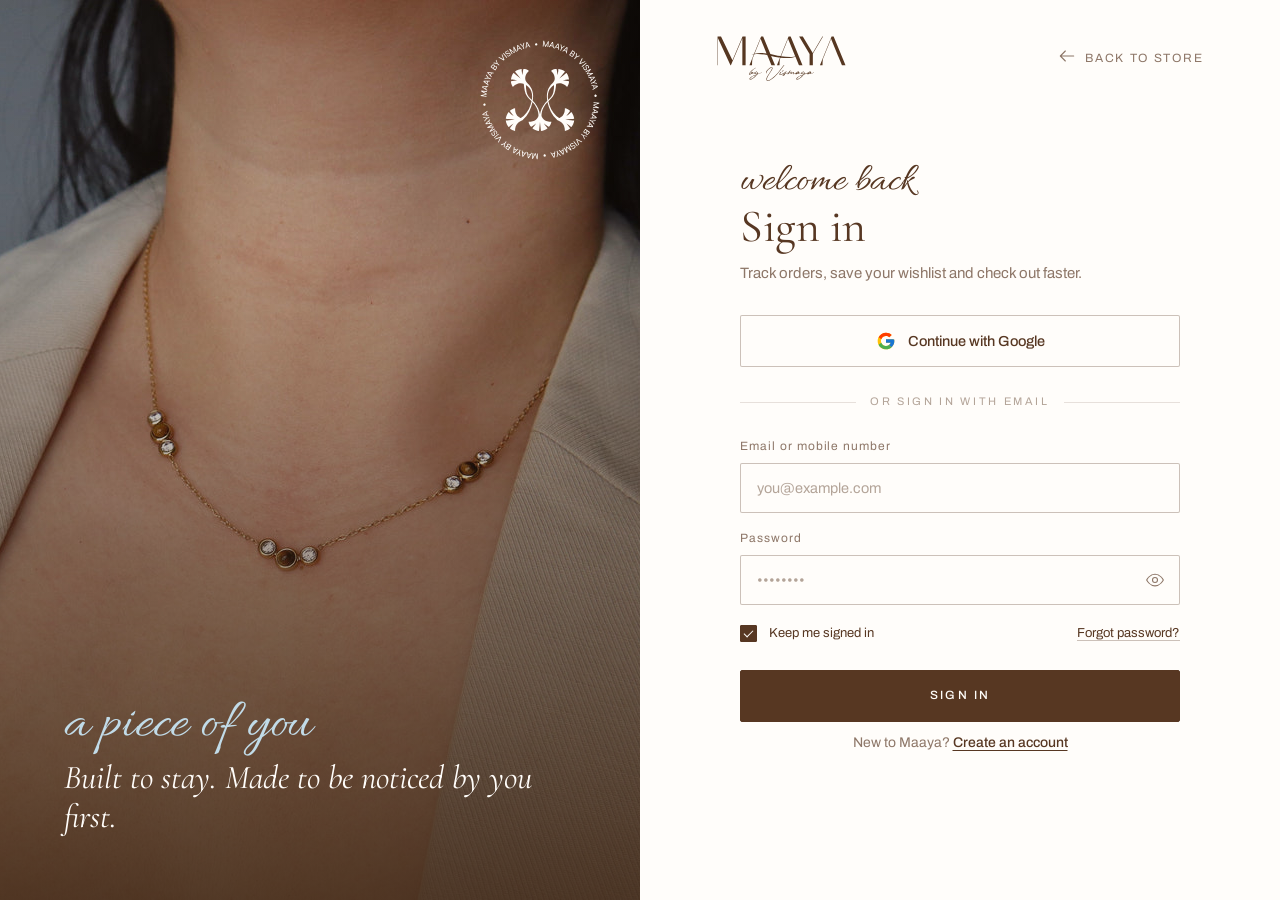
<file: login.html>
<!doctype html>
<html lang="en">
<head>
  <meta charset="utf-8">
  <meta name="viewport" content="width=device-width, initial-scale=1">
  <title>Sign In — Maaya by Vismaya</title>
  <link rel="icon" href="assets/img/brand/motif-brown.svg">
  <link rel="preconnect" href="https://fonts.googleapis.com">
  <link rel="preconnect" href="https://fonts.gstatic.com" crossorigin>
  <link href="https://fonts.googleapis.com/css2?family=Allura&family=Archivo:ital,wght@0,300;0,400;0,500;0,600;1,600&family=Cormorant+Garamond:ital,wght@0,300;0,400;0,500;1,400;1,500&display=swap" rel="stylesheet">
  <link rel="stylesheet" href="assets/css/style.css">
</head>
<body data-page="auth">

  <main class="auth">
    <div class="auth__visual">
      <img src="assets/img/products/necklace-02-2.jpg" alt="">
      <img class="auth__seal" src="assets/img/brand/logo-seal-white.svg" alt="">
      <div class="auth__quote"><span class="script">a piece of you</span><p>Built to stay. Made to be noticed by you first.</p></div>
    </div>
    <div class="auth__panel">
      <div class="auth__top"><a href="index.html"><img src="assets/img/brand/wordmark-brown.svg" alt="Maaya by Vismaya"></a><a href="index.html" class="back"><span data-icon="back"></span>Back to store</a></div>
      
      <form class="auth__form" onsubmit="event.preventDefault();location.href='orders.html'">
        <span class="script" style="font-size:40px">welcome back</span>
        <h1>Sign in</h1>
        <p>Track orders, save your wishlist and check out faster.</p>
        <button type="button" class="btn-google" data-google onclick="location.href='orders.html'">Continue with Google</button>
        <div class="or">or sign in with email</div>
        <div class="field"><label>Email or mobile number</label><input class="input" type="text" placeholder="you@example.com" required></div>
        <div class="field"><label>Password</label><div class="input-group"><input class="input" type="password" placeholder="••••••••" required><button type="button" data-icon="eye" aria-label="Show password" onclick="const i=this.previousElementSibling;i.type=i.type==='password'?'text':'password'"></button></div></div>
        <div class="auth__row"><label class="check" style="font-size:13px"><input type="checkbox" checked> Keep me signed in</label><a href="#" class="text-link">Forgot password?</a></div>
        <button class="btn btn--block">Sign in</button>
        <p class="auth__switch">New to Maaya? <a href="signup.html">Create an account</a></p>
      </form>
    </div>
  </main>
  <script src="assets/js/data.js"></script>
  <script src="assets/js/app.js"></script>
</body>
</html>
</file>
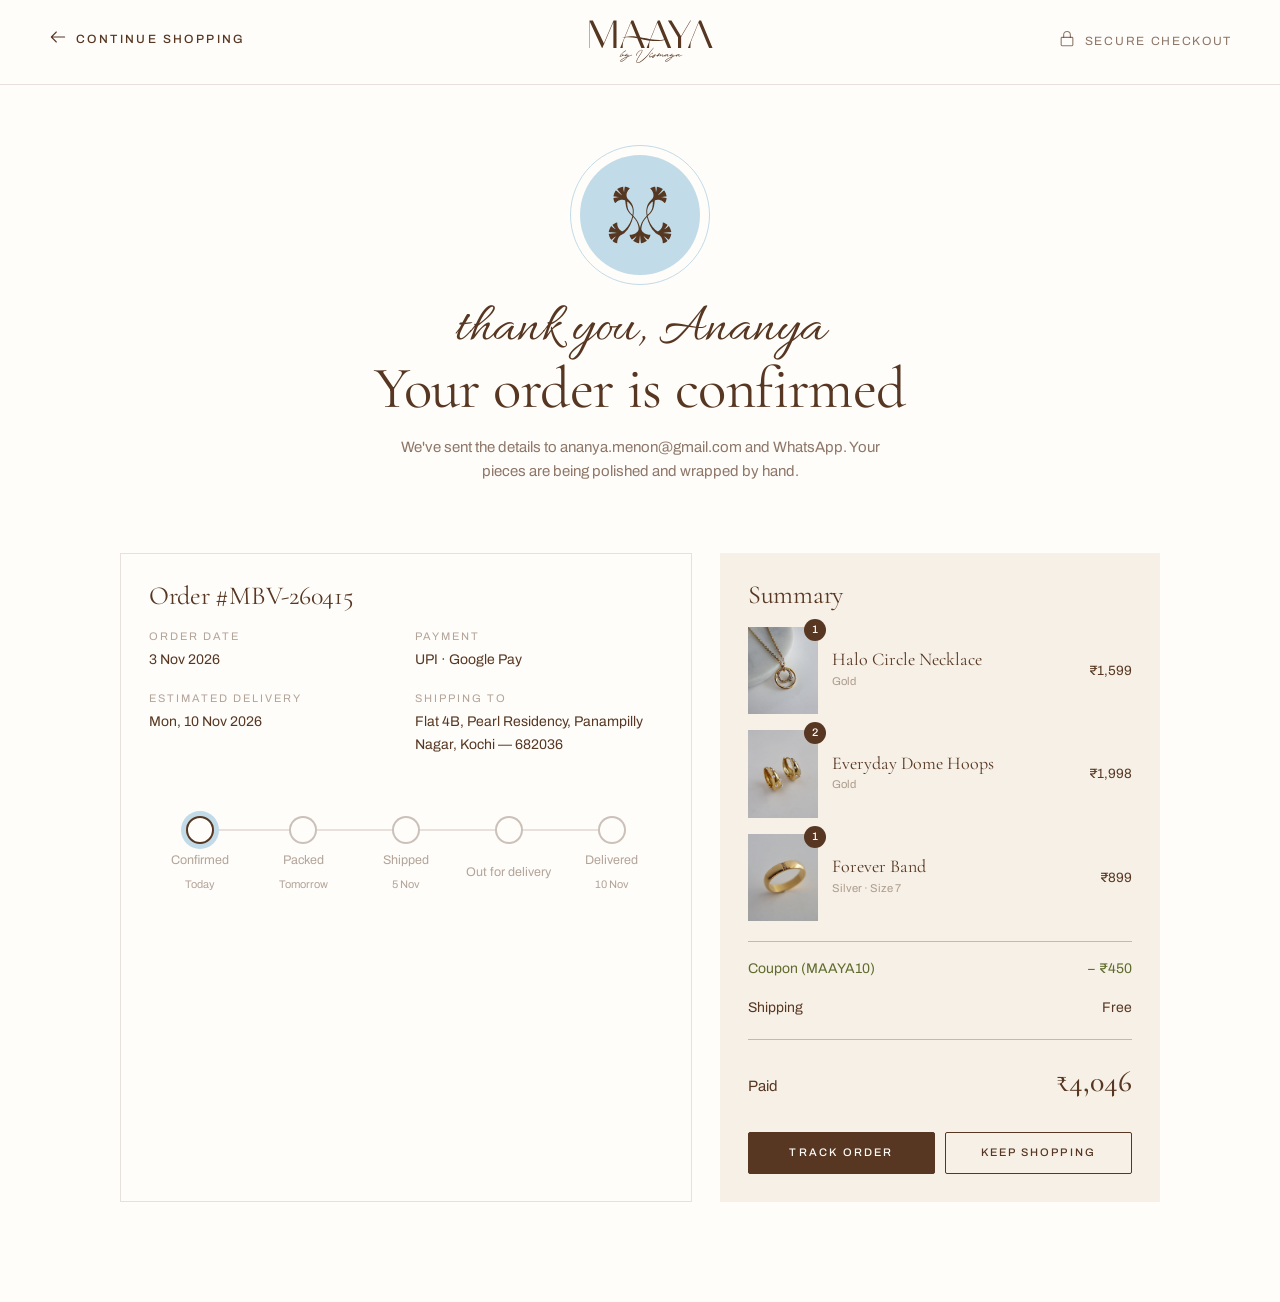
<file: order-success.html>
<!doctype html>
<html lang="en">
<head>
  <meta charset="utf-8">
  <meta name="viewport" content="width=device-width, initial-scale=1">
  <title>Order Confirmed — Maaya by Vismaya</title>
  <link rel="icon" href="assets/img/brand/motif-brown.svg">
  <link rel="preconnect" href="https://fonts.googleapis.com">
  <link rel="preconnect" href="https://fonts.gstatic.com" crossorigin>
  <link href="https://fonts.googleapis.com/css2?family=Allura&family=Archivo:ital,wght@0,300;0,400;0,500;0,600;1,600&family=Cormorant+Garamond:ital,wght@0,300;0,400;0,500;1,400;1,500&display=swap" rel="stylesheet">
  <link rel="stylesheet" href="assets/css/style.css">
</head>
<body data-page="success">

  <header class="co-header"><div class="container">
    <a href="shop.html" class="link-line" style="border:0"><span data-icon="back"></span><span class="hide-sm">Continue shopping</span></a>
    <a href="index.html"><img src="assets/img/brand/wordmark-brown.svg" alt="Maaya by Vismaya"></a>
    <span class="co-secure"><span data-icon="lock"></span><span>Secure checkout</span></span>
  </div></header>
  <main class="container">
    <section class="success">
      <div class="success__mark"><img src="assets/img/brand/motif-brown.svg" alt=""></div>
      <span class="script">thank you, Ananya</span>
      <h1 class="display-l">Your order is confirmed</h1>
      <p>We've sent the details to ananya.menon@gmail.com and WhatsApp. Your pieces are being polished and wrapped by hand.</p>
    </section>
    <div class="success-grid">
      <div class="panel">
        <h3>Order #MBV-260415</h3>
        <div class="kv">
          <div><small>Order date</small>3 Nov 2026</div>
          <div><small>Payment</small>UPI · Google Pay</div>
          <div><small>Estimated delivery</small>Mon, 10 Nov 2026</div>
          <div><small>Shipping to</small>Flat 4B, Pearl Residency, Panampilly Nagar, Kochi — 682036</div>
        </div>
        <div class="track" style="padding:30px 0 0;border:0;margin-top:20px">
          <div class="track__line" style="--done:0%">
            <div class="track__step is-current"><i></i>Confirmed<small>Today</small></div>
            <div class="track__step"><i></i>Packed<small>Tomorrow</small></div>
            <div class="track__step"><i></i>Shipped<small>5 Nov</small></div>
            <div class="track__step"><i></i>Out for delivery</div>
            <div class="track__step"><i></i>Delivered<small>10 Nov</small></div>
          </div>
        </div>
      </div>
      <div class="panel" style="background:var(--sand);border:0">
        <h3>Summary</h3>
        <div class="co-items">
          <div class="co-item"><div class="co-item__img"><img src="assets/img/products/necklace-03-1.jpg" alt=""><b>1</b></div><div><div class="co-item__name">Halo Circle Necklace</div><small>Gold</small></div><span>₹1,599</span></div>
          <div class="co-item"><div class="co-item__img"><img src="assets/img/products/earrings-04-1.jpg" alt=""><b>2</b></div><div><div class="co-item__name">Everyday Dome Hoops</div><small>Gold</small></div><span>₹1,998</span></div>
          <div class="co-item"><div class="co-item__img"><img src="assets/img/products/rings-05-1.jpg" alt=""><b>1</b></div><div><div class="co-item__name">Forever Band</div><small>Silver · Size 7</small></div><span>₹899</span></div>
        </div>
        <div class="summary__row is-discount"><span>Coupon (MAAYA10)</span><span>− ₹450</span></div>
        <div class="summary__row"><span>Shipping</span><span>Free</span></div>
        <div class="summary__total"><span>Paid</span><strong>₹4,046</strong></div>
        <div style="display:grid;grid-template-columns:1fr 1fr;gap:10px;margin-top:22px">
          <a href="orders.html" class="btn btn--sm">Track order</a><a href="shop.html" class="btn btn--ghost btn--sm">Keep shopping</a>
        </div>
      </div>
    </div>
  </main>
  <script src="assets/js/data.js"></script>
  <script src="assets/js/app.js"></script>
</body>
</html>
</file>
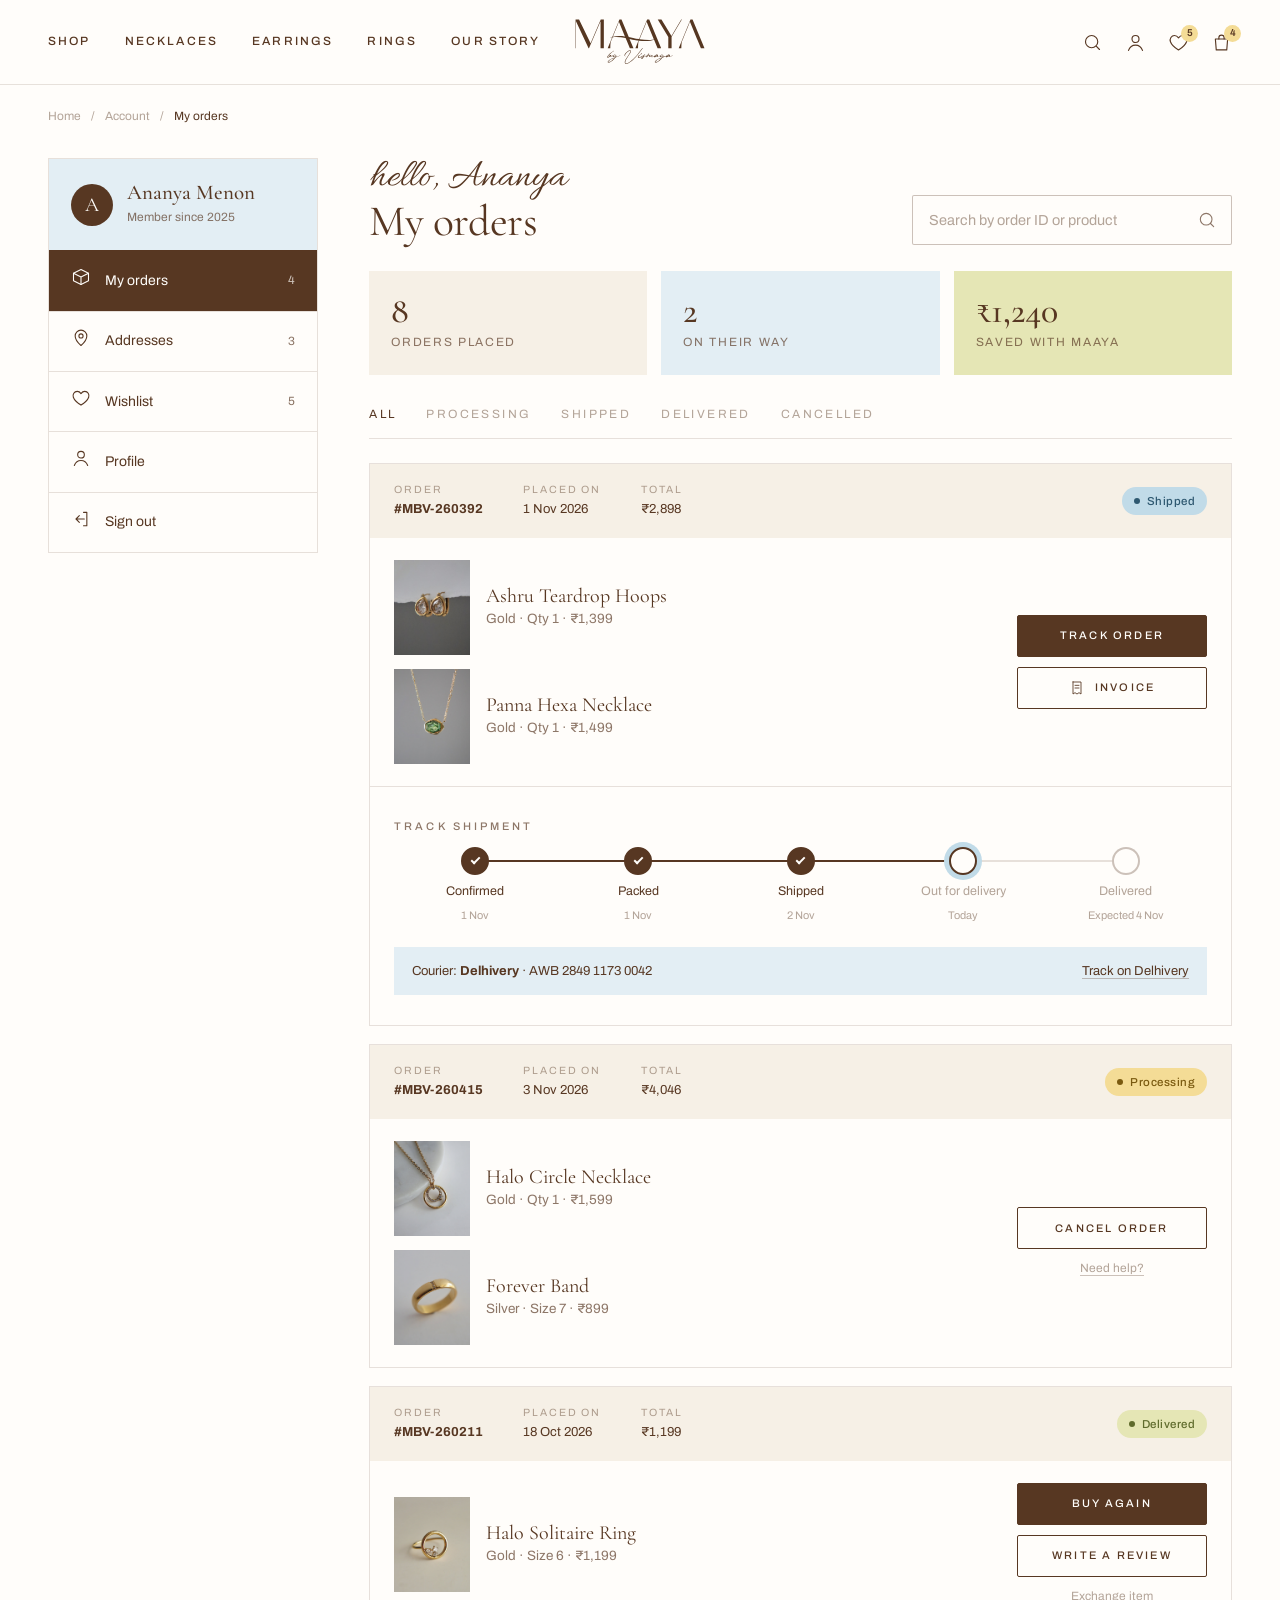
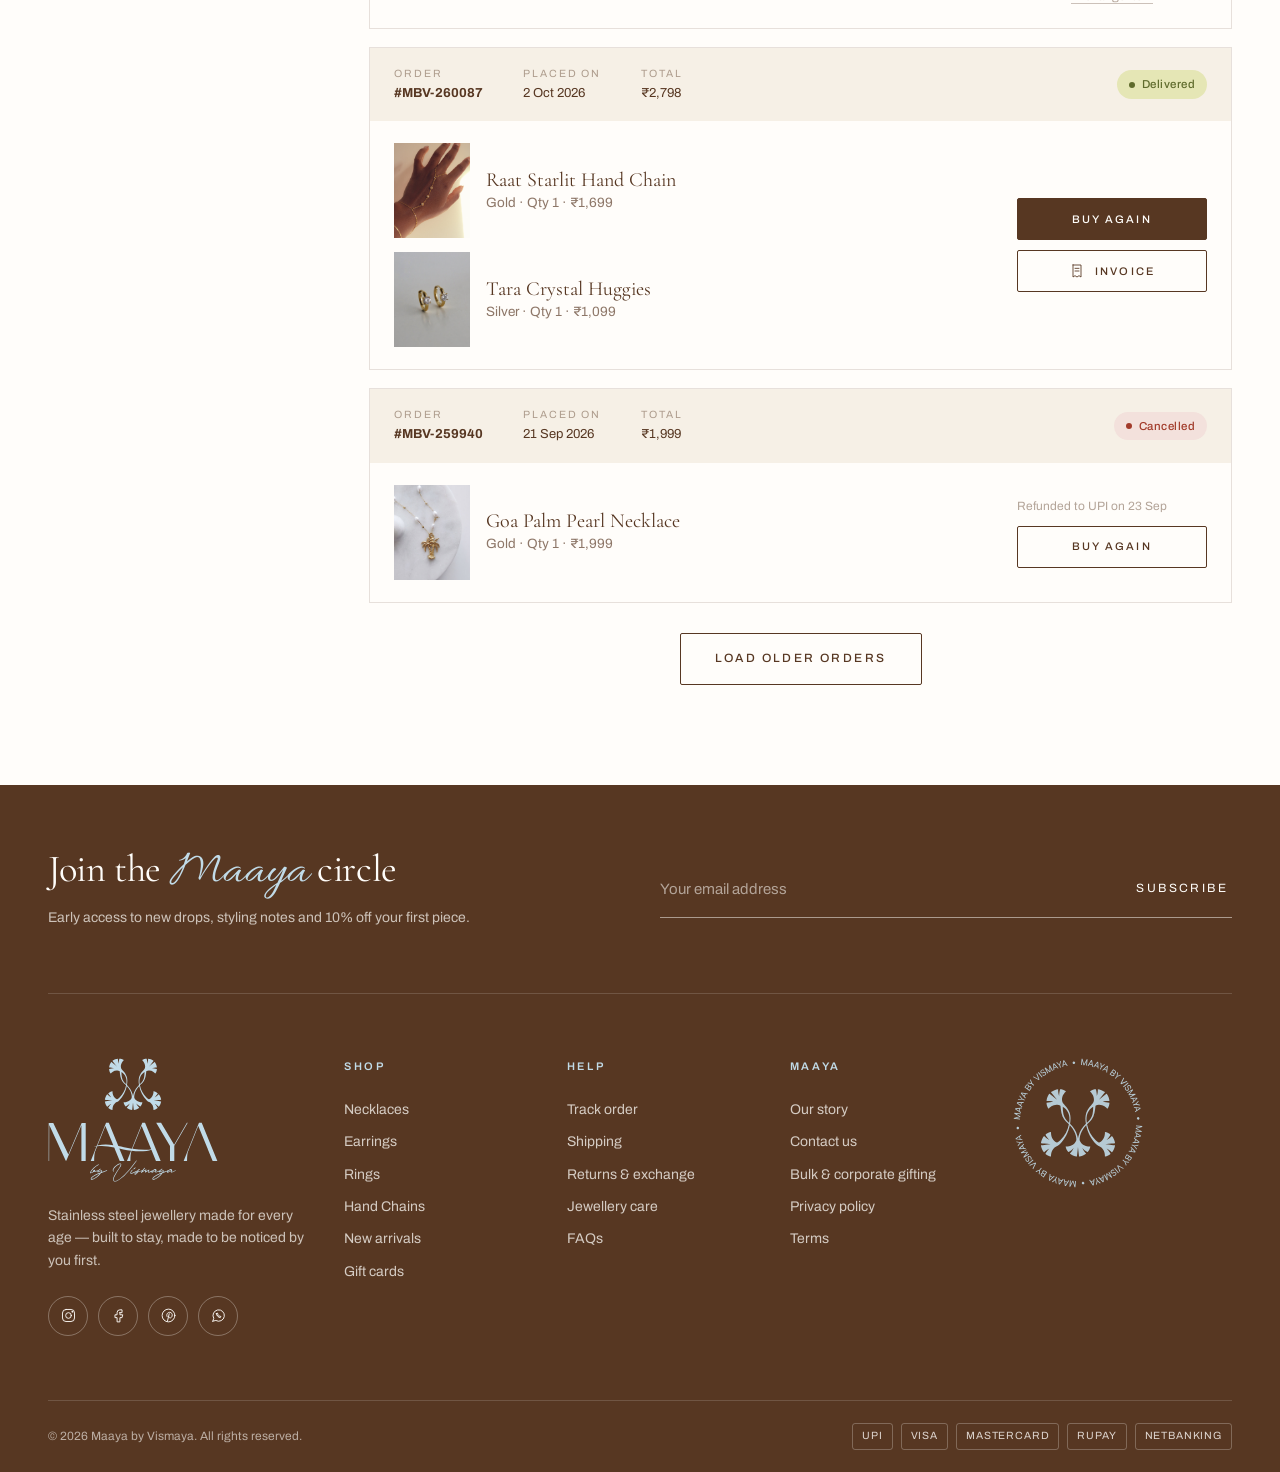
<file: orders.html>
<!doctype html>
<html lang="en">
<head>
  <meta charset="utf-8">
  <meta name="viewport" content="width=device-width, initial-scale=1">
  <title>My Orders — Maaya by Vismaya</title>
  <link rel="icon" href="assets/img/brand/motif-brown.svg">
  <link rel="preconnect" href="https://fonts.googleapis.com">
  <link rel="preconnect" href="https://fonts.gstatic.com" crossorigin>
  <link href="https://fonts.googleapis.com/css2?family=Allura&family=Archivo:ital,wght@0,300;0,400;0,500;0,600;1,600&family=Cormorant+Garamond:ital,wght@0,300;0,400;0,500;1,400;1,500&display=swap" rel="stylesheet">
  <link rel="stylesheet" href="assets/css/style.css">
</head>
<body data-page="orders">
  <div id="site-header"></div>

  <main class="container">
    <nav class="crumbs"><a href="index.html">Home</a><span>/</span><a href="#">Account</a><span>/</span><span>My orders</span></nav>
    <div class="account">
      <aside class="acct-nav">
        <div class="acct-nav__user"><span class="avatar">A</span><div><strong>Ananya Menon</strong><small>Member since 2025</small></div></div>
        <a href="orders.html" class="is-active"><span data-icon="box"></span>My orders<em>4</em></a><a href="addresses.html" class=""><span data-icon="pin"></span>Addresses<em>3</em></a><a href="wishlist.html" class=""><span data-icon="heart"></span>Wishlist<em>5</em></a><a href="#" class=""><span data-icon="user"></span>Profile<em></em></a><a href="login.html" class=""><span data-icon="logout"></span>Sign out<em></em></a>
      </aside>
      <div>
        <div class="acct-head"><div><span class="script" style="font-size:40px">hello, Ananya</span><h1>My orders</h1></div>
          <div class="input-group" style="width:min(320px,100%)"><input class="input" placeholder="Search by order ID or product"><button data-icon="search" aria-label="Search"></button></div></div>
        <div class="stat-row">
          <div class="stat"><strong>8</strong><span>Orders placed</span></div>
          <div class="stat" style="background:var(--blue-soft)"><strong>2</strong><span>On their way</span></div>
          <div class="stat" style="background:var(--lynn)"><strong>₹1,240</strong><span>Saved with Maaya</span></div>
        </div>
        <div class="tabs" style="margin-bottom:24px;overflow-x:auto"><button class="is-active">All</button><button>Processing</button><button>Shipped</button><button>Delivered</button><button>Cancelled</button></div>
        
        <article class="order">
          <div class="order__head">
            <div><small>Order</small><b>#MBV-260392</b></div><div><small>Placed on</small>1 Nov 2026</div><div><small>Total</small>₹2,898</div>
            <span class="status status--shipped">Shipped</span>
          </div>
          <div class="order__body"><div class="order__items"><div class="order__item"><img src="assets/img/products/earrings-01-1.jpg" alt=""><div><strong>Ashru Teardrop Hoops</strong>Gold · Qty 1 · ₹1,399</div></div><div class="order__item"><img src="assets/img/products/necklace-07-1.jpg" alt=""><div><strong>Panna Hexa Necklace</strong>Gold · Qty 1 · ₹1,499</div></div></div><div class="order__actions"><a class="btn btn--sm" href="#">Track order</a><a class="btn btn--ghost btn--sm" href="#" data-icon="invoice"> Invoice</a></div></div><div class="track"><span class="eyebrow">Track shipment</span><div class="track__line" style="--done:60%"><div class="track__step is-done"><i></i>Confirmed<small>1 Nov</small></div><div class="track__step is-done"><i></i>Packed<small>1 Nov</small></div><div class="track__step is-done"><i></i>Shipped<small>2 Nov</small></div><div class="track__step is-current"><i></i>Out for delivery<small>Today</small></div><div class="track__step "><i></i>Delivered<small>Expected 4 Nov</small></div></div><div class="track__info"><span>Courier: <b>Delhivery</b> · AWB 2849 1173 0042</span><a href="#" class="text-link">Track on Delhivery</a></div></div>
        </article>
        <article class="order">
          <div class="order__head">
            <div><small>Order</small><b>#MBV-260415</b></div><div><small>Placed on</small>3 Nov 2026</div><div><small>Total</small>₹4,046</div>
            <span class="status status--processing">Processing</span>
          </div>
          <div class="order__body"><div class="order__items"><div class="order__item"><img src="assets/img/products/necklace-03-1.jpg" alt=""><div><strong>Halo Circle Necklace</strong>Gold · Qty 1 · ₹1,599</div></div><div class="order__item"><img src="assets/img/products/rings-05-1.jpg" alt=""><div><strong>Forever Band</strong>Silver · Size 7 · ₹899</div></div></div><div class="order__actions"><a class="btn btn--ghost btn--sm" href="#">Cancel order</a><a class="text-link hint" href="#" style="text-align:center">Need help?</a></div></div>
        </article>
        <article class="order">
          <div class="order__head">
            <div><small>Order</small><b>#MBV-260211</b></div><div><small>Placed on</small>18 Oct 2026</div><div><small>Total</small>₹1,199</div>
            <span class="status status--delivered">Delivered</span>
          </div>
          <div class="order__body"><div class="order__items"><div class="order__item"><img src="assets/img/products/rings-01-1.jpg" alt=""><div><strong>Halo Solitaire Ring</strong>Gold · Size 6 · ₹1,199</div></div></div><div class="order__actions"><button class="btn btn--sm" data-add="r01">Buy again</button><a class="btn btn--ghost btn--sm" href="product.html?id=r01#reviews">Write a review</a><a class="text-link hint" href="#" style="text-align:center">Exchange item</a></div></div>
        </article>
        <article class="order">
          <div class="order__head">
            <div><small>Order</small><b>#MBV-260087</b></div><div><small>Placed on</small>2 Oct 2026</div><div><small>Total</small>₹2,798</div>
            <span class="status status--delivered">Delivered</span>
          </div>
          <div class="order__body"><div class="order__items"><div class="order__item"><img src="assets/img/products/bracelets-06-1.jpg" alt=""><div><strong>Raat Starlit Hand Chain</strong>Gold · Qty 1 · ₹1,699</div></div><div class="order__item"><img src="assets/img/products/earrings-09-1.jpg" alt=""><div><strong>Tara Crystal Huggies</strong>Silver · Qty 1 · ₹1,099</div></div></div><div class="order__actions"><button class="btn btn--sm" data-add="h06">Buy again</button><a class="btn btn--ghost btn--sm" href="#" data-icon="invoice"> Invoice</a></div></div>
        </article>
        <article class="order">
          <div class="order__head">
            <div><small>Order</small><b>#MBV-259940</b></div><div><small>Placed on</small>21 Sep 2026</div><div><small>Total</small>₹1,999</div>
            <span class="status status--cancelled">Cancelled</span>
          </div>
          <div class="order__body"><div class="order__items"><div class="order__item"><img src="assets/img/products/necklace-09-1.jpg" alt=""><div><strong>Goa Palm Pearl Necklace</strong>Gold · Qty 1 · ₹1,999</div></div></div><div class="order__actions"><span class="hint">Refunded to UPI on 23 Sep</span><button class="btn btn--ghost btn--sm" data-add="n09">Buy again</button></div></div>
        </article>
        <div class="center" style="margin-top:30px"><button class="btn btn--ghost">Load older orders</button></div>
      </div>
    </div>
  </main>
  <div id="site-footer"></div>
  <script src="assets/js/data.js"></script>
  <script src="assets/js/app.js"></script>
</body>
</html>
</file>
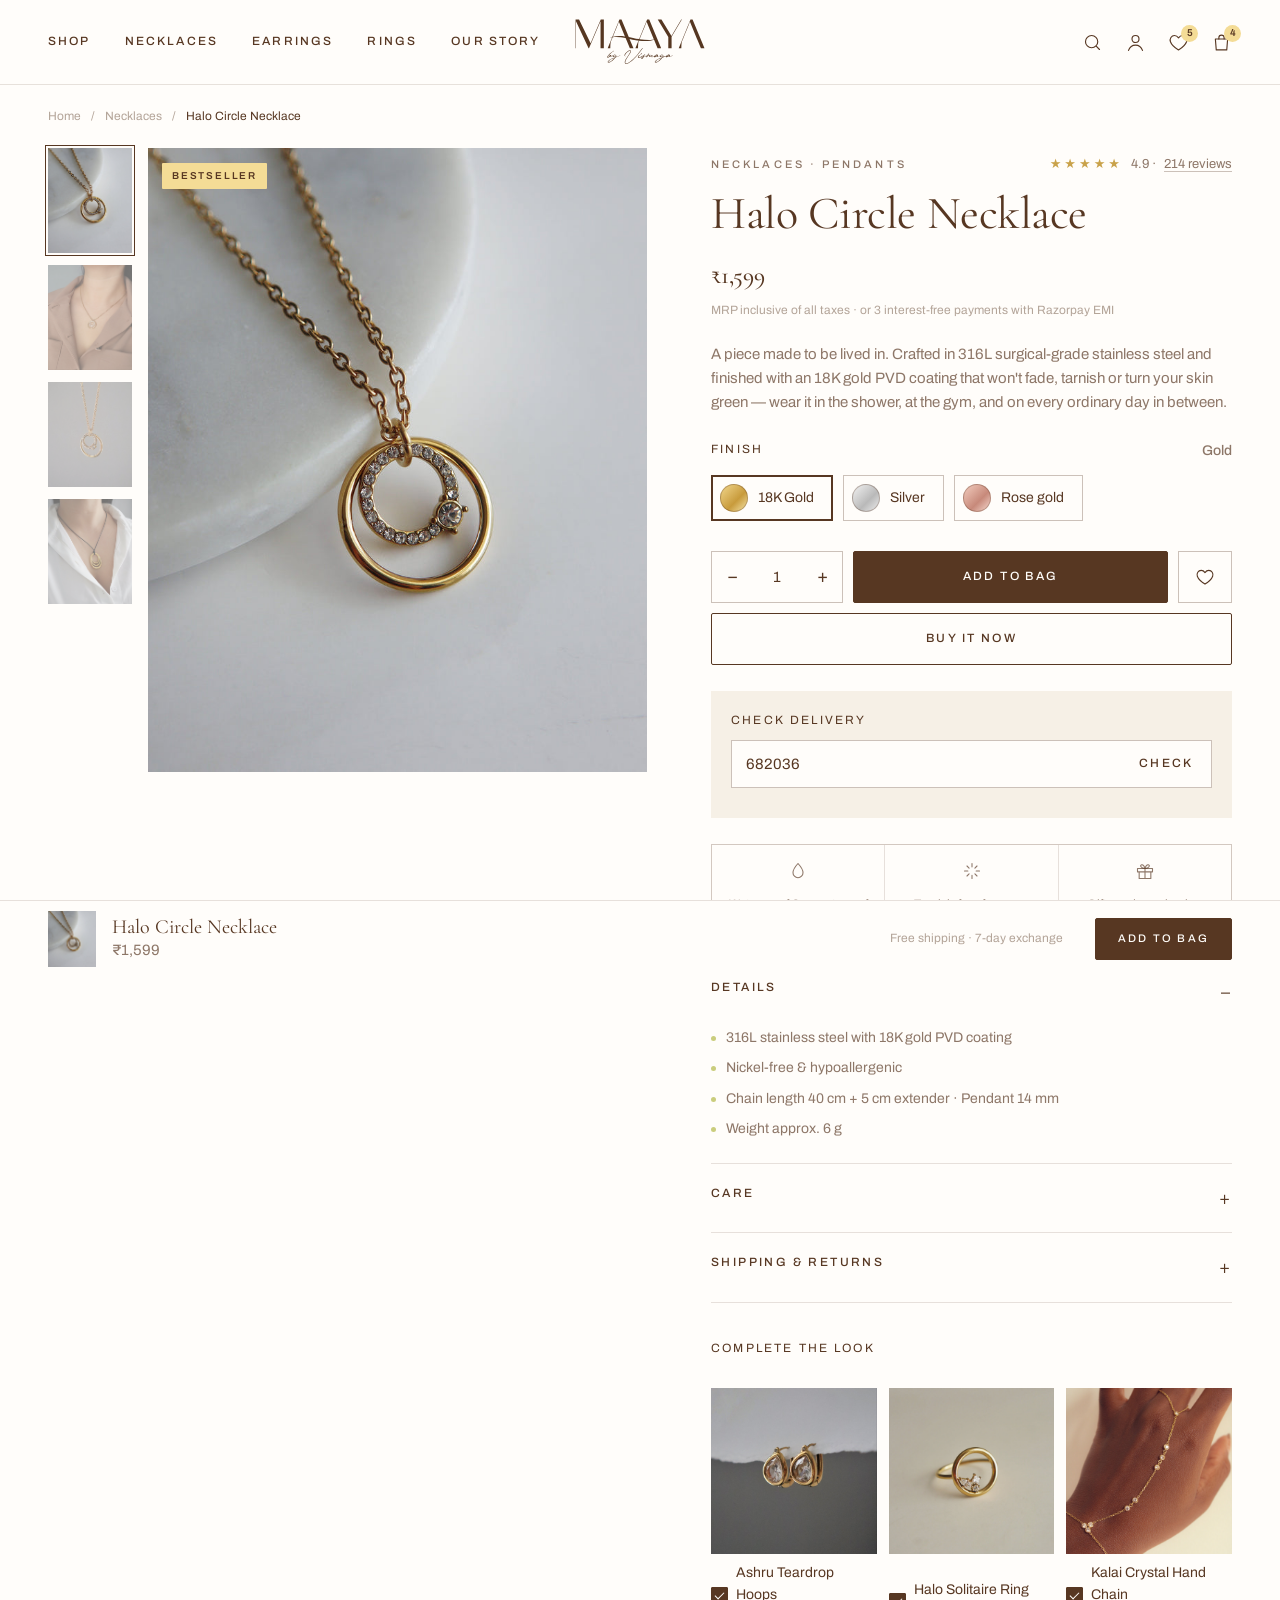
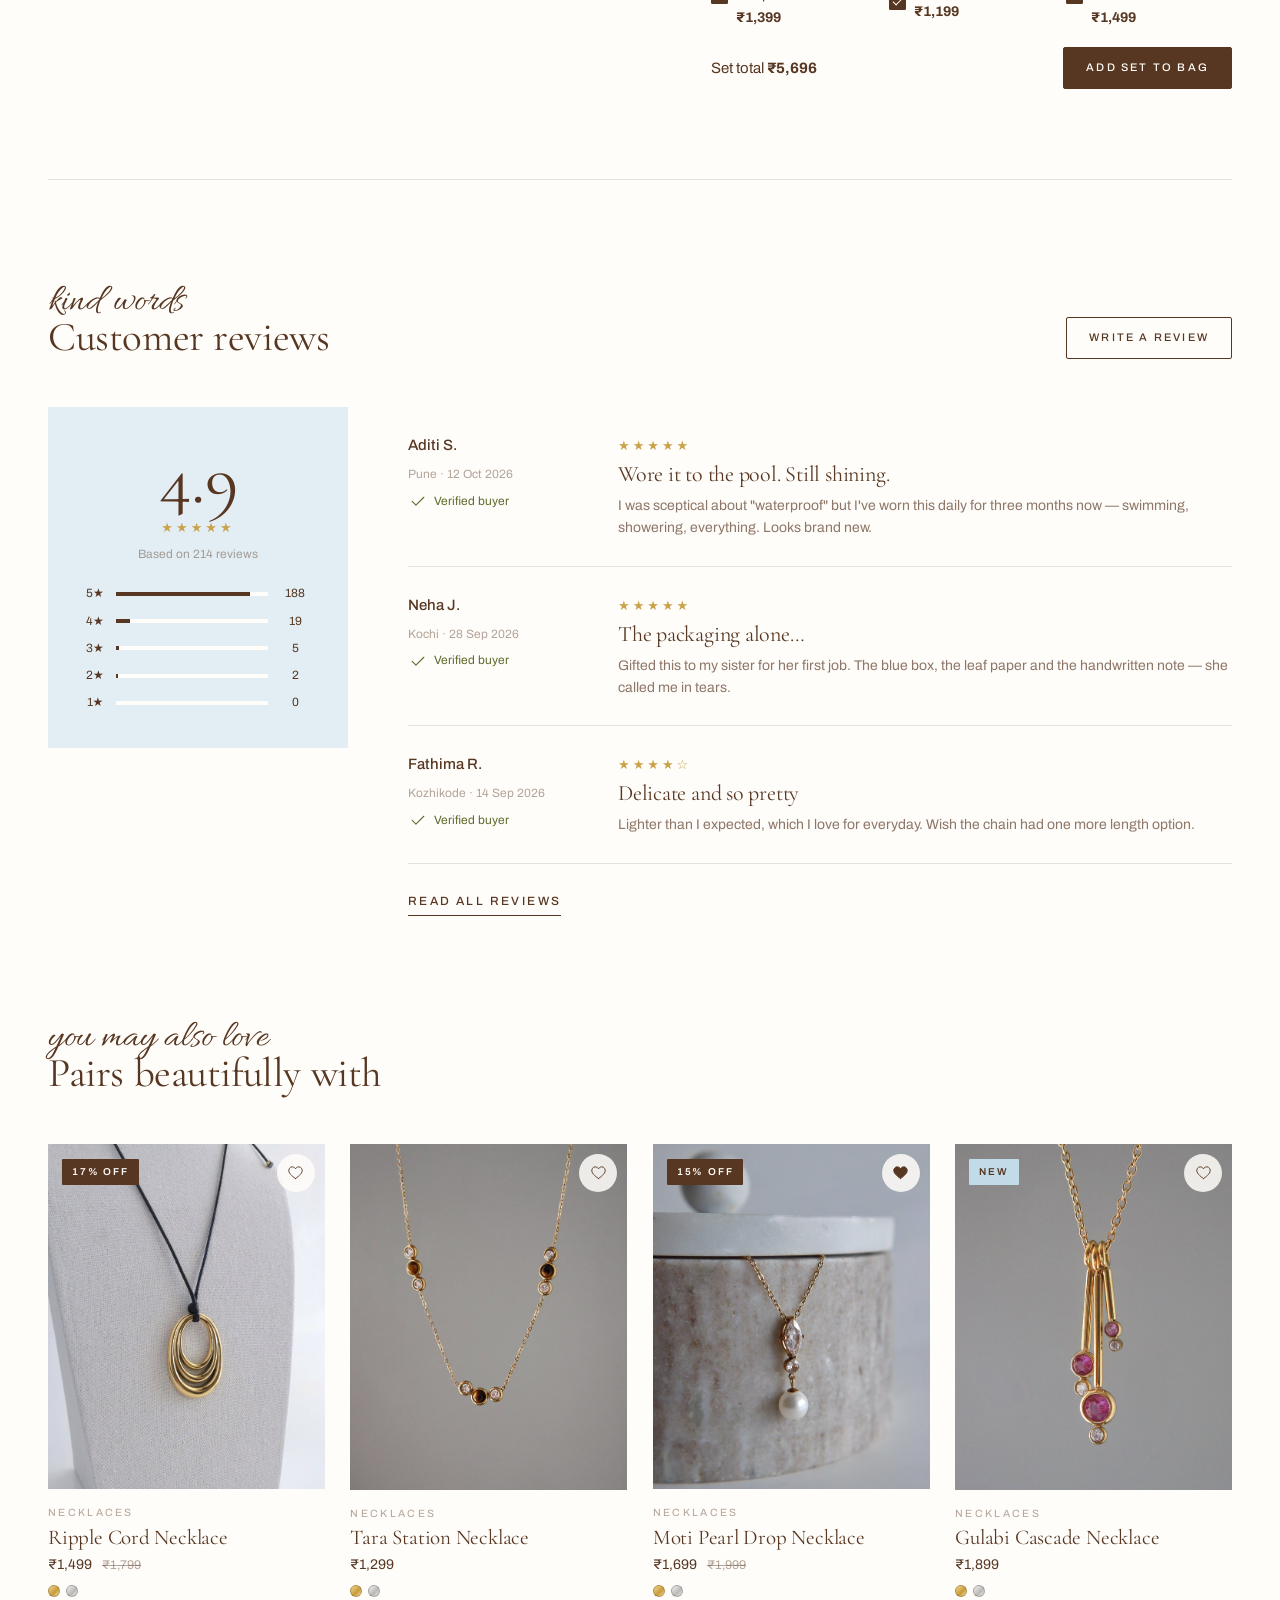
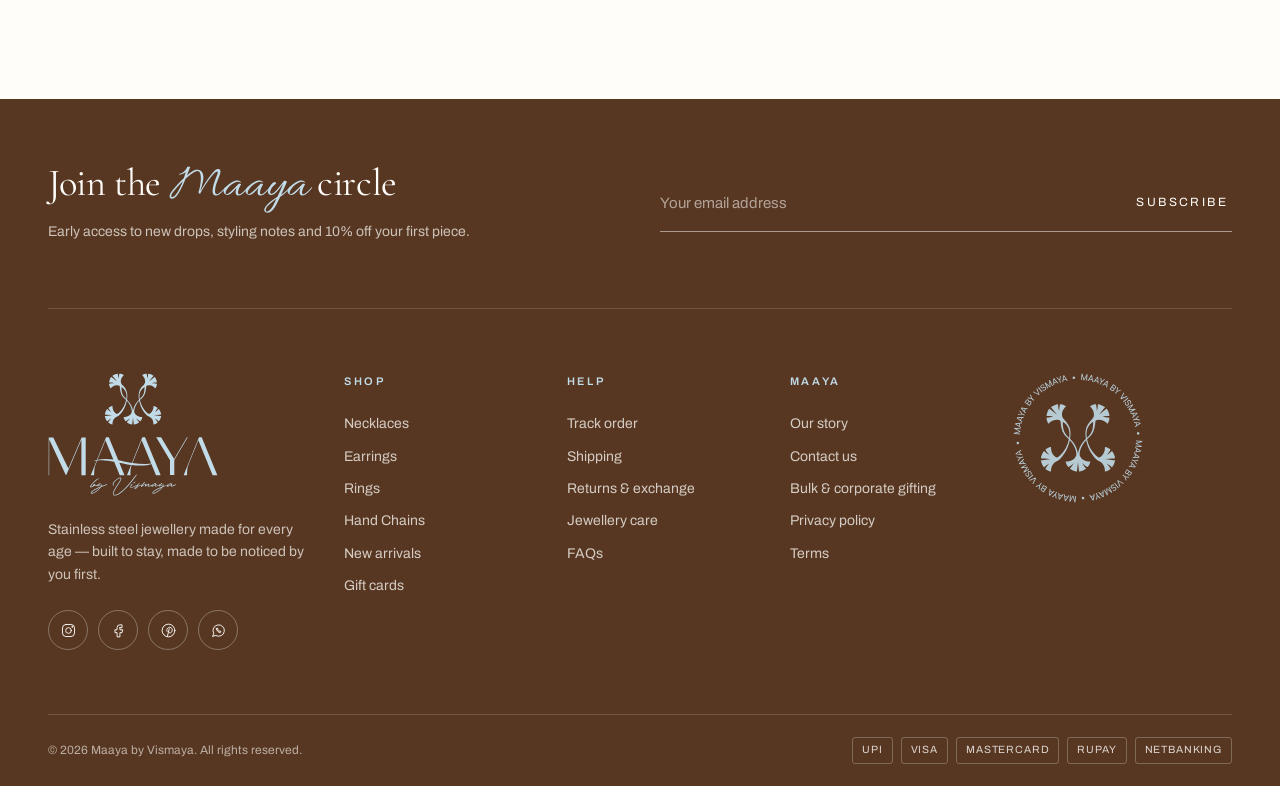
<file: product.html>
<!doctype html>
<html lang="en">
<head>
  <meta charset="utf-8">
  <meta name="viewport" content="width=device-width, initial-scale=1">
  <title>Product — Maaya by Vismaya</title>
  <link rel="icon" href="assets/img/brand/motif-brown.svg">
  <link rel="preconnect" href="https://fonts.googleapis.com">
  <link rel="preconnect" href="https://fonts.gstatic.com" crossorigin>
  <link href="https://fonts.googleapis.com/css2?family=Allura&family=Archivo:ital,wght@0,300;0,400;0,500;0,600;1,600&family=Cormorant+Garamond:ital,wght@0,300;0,400;0,500;1,400;1,500&display=swap" rel="stylesheet">
  <link rel="stylesheet" href="assets/css/style.css">
</head>
<body data-page="product">
  <div id="site-header"></div>

  <main class="container">
    <nav class="crumbs"><a href="index.html">Home</a><span>/</span><a href="shop.html" id="pd-crumb-cat">Shop</a><span>/</span><span id="pd-crumb"></span></nav>

    <section class="pdp">
      <!-- GALLERY -->
      <div class="gallery">
        <div class="gallery__thumbs" id="pd-thumbs"></div>
        <div class="gallery__main"><img id="pd-main" src="" alt=""><div class="p-card__tag" id="pd-tag"></div></div>
      </div>

      <!-- INFO -->
      <div class="pdp-info">
        <div class="pdp-info__top"><span class="eyebrow" id="pd-cat"></span><span class="rating" id="pd-rating"></span></div>
        <h1 id="pd-name"></h1>
        <div class="pdp-price" id="pd-price"></div>
        <p class="tax-note">MRP inclusive of all taxes · or 3 interest-free payments with Razorpay EMI</p>
        <p class="pdp-desc">A piece made to be lived in. Crafted in 316L surgical-grade stainless steel and finished with an 18K gold PVD coating that won't fade, tarnish or turn your skin green — wear it in the shower, at the gym, and on every ordinary day in between.</p>

        <div class="opt">
          <div class="opt__label">Finish <b id="pd-finish">Gold</b></div>
          <div class="finish-opts">
            <label><input type="radio" name="finish" value="Gold" checked><span><i class="swatch-dot swatch--gold"></i>18K Gold</span></label>
            <label><input type="radio" name="finish" value="Silver"><span><i class="swatch-dot swatch--silver"></i>Silver</span></label>
            <label><input type="radio" name="finish" value="Rose gold"><span><i class="swatch-dot swatch--rose"></i>Rose gold</span></label>
          </div>
        </div>

        <div class="opt" id="pd-size">
          <div class="opt__label">Ring size <b>US <span id="pd-size-val">7</span> · <a href="#" class="text-link">Size guide</a></b></div>
          <div class="size-opts">
            <label><input type="radio" name="size" value="5"><span>5</span></label>
            <label><input type="radio" name="size" value="6"><span>6</span></label>
            <label><input type="radio" name="size" value="7" checked><span>7</span></label>
            <label><input type="radio" name="size" value="8"><span>8</span></label>
            <label><input type="radio" name="size" value="9" disabled><span>9</span></label>
            <label><input type="radio" name="size" value="Adj"><span>Adj.</span></label>
          </div>
        </div>

        <div class="buy-row">
          <div class="qty"><button data-step="-1" aria-label="Decrease">−</button><input id="pd-qty" value="1" aria-label="Quantity"><button data-step="1" aria-label="Increase">+</button></div>
          <button class="btn" id="pd-add">Add to bag</button>
          <button class="icon-btn" id="pd-wish" aria-label="Add to wishlist" data-icon="heart"></button>
        </div>
        <a href="checkout.html" class="btn btn--ghost btn--block">Buy it now</a>

        <div class="pincode">
          <div class="opt__label" style="margin:0">Check delivery</div>
          <div class="pincode__row"><input placeholder="Enter pincode" value="682036" inputmode="numeric"><button id="pincode-check">Check</button></div>
          <div class="pincode__ok" id="pincode-result"></div>
        </div>

        <div class="perks">
          <div><span data-icon="drop"></span>Waterproof &amp; sweat-proof</div>
          <div><span data-icon="sparkle"></span>Tarnish-free for years</div>
          <div><span data-icon="gift"></span>Gift-ready packaging</div>
        </div>

        <div class="acc">
          <details open>
            <summary>Details</summary>
            <div class="acc__body"><ul>
              <li>316L stainless steel with 18K gold PVD coating</li>
              <li>Nickel-free &amp; hypoallergenic</li>
              <li id="pd-spec">Chain length 40 cm + 5 cm extender · Pendant 14 mm</li>
              <li>Weight approx. 6 g</li>
            </ul></div>
          </details>
          <details>
            <summary>Care</summary>
            <div class="acc__body"><p>Built to stay — but a little love goes a long way. Wipe with a soft cloth after wear, avoid harsh chemicals and store in your Maaya pouch to prevent scratches.</p></div>
          </details>
          <details>
            <summary>Shipping &amp; returns</summary>
            <div class="acc__body"><p>Free shipping across India on orders above ₹999. Dispatched within 24 hours, delivered in 3–6 working days. Easy 7-day exchange on unworn pieces with tags intact.</p></div>
          </details>
        </div>

        <div style="margin-top:36px">
          <div class="opt__label">Complete the look</div>
          <div class="look" id="look"></div>
          <div style="display:flex;justify-content:space-between;align-items:center;margin-top:18px;gap:14px;flex-wrap:wrap">
            <span>Set total <b id="look-total"></b></span>
            <button class="btn btn--sm" id="look-add">Add set to bag</button>
          </div>
        </div>
      </div>
    </section>

    <!-- REVIEWS -->
    <section class="section" id="reviews" style="border-top:1px solid var(--line)">
      <div class="section-head"><div><span class="script">kind words</span><h2 class="display-m">Customer reviews</h2></div><button class="btn btn--ghost btn--sm">Write a review</button></div>
      <div class="rv-summary">
        <div>
          <div class="rv-score">
            <strong>4.9</strong><span class="stars">★★★★★</span>
            <p class="hint" style="margin-top:6px">Based on 214 reviews</p>
            <div class="bars">
              <div><span>5★</span><i><b style="width:88%"></b></i><span>188</span></div>
              <div><span>4★</span><i><b style="width:9%"></b></i><span>19</span></div>
              <div><span>3★</span><i><b style="width:2%"></b></i><span>5</span></div>
              <div><span>2★</span><i><b style="width:1%"></b></i><span>2</span></div>
              <div><span>1★</span><i><b style="width:0%"></b></i><span>0</span></div>
            </div>
          </div>
        </div>
        <div class="rv-list">
          <div class="rv-item"><div><h5>Aditi S.</h5><small>Pune · 12 Oct 2026</small><div class="verified" data-icon="check">Verified buyer</div></div><div><span class="stars">★★★★★</span><h4>Wore it to the pool. Still shining.</h4><p>I was sceptical about "waterproof" but I've worn this daily for three months now — swimming, showering, everything. Looks brand new.</p></div></div>
          <div class="rv-item"><div><h5>Neha J.</h5><small>Kochi · 28 Sep 2026</small><div class="verified" data-icon="check">Verified buyer</div></div><div><span class="stars">★★★★★</span><h4>The packaging alone…</h4><p>Gifted this to my sister for her first job. The blue box, the leaf paper and the handwritten note — she called me in tears.</p></div></div>
          <div class="rv-item"><div><h5>Fathima R.</h5><small>Kozhikode · 14 Sep 2026</small><div class="verified" data-icon="check">Verified buyer</div></div><div><span class="stars">★★★★☆</span><h4>Delicate and so pretty</h4><p>Lighter than I expected, which I love for everyday. Wish the chain had one more length option.</p></div></div>
          <div style="padding-top:24px"><a href="#" class="link-line">Read all reviews</a></div>
        </div>
      </div>
    </section>

    <!-- RELATED -->
    <section class="section" style="padding-top:0">
      <div class="section-head"><div><span class="script">you may also love</span><h2 class="display-m">Pairs beautifully with</h2></div></div>
      <div class="grid grid--4" id="related" data-limit="4"></div>
    </section>
  </main>

  <div class="sticky-atc">
    <div class="container">
      <img id="sticky-img" src="" alt="">
      <div><div class="sticky-atc__name" id="sticky-name"></div><span class="muted" id="sticky-price"></span></div>
      <span class="hint hide-sm" style="margin-left:auto">Free shipping · 7-day exchange</span>
      <button class="btn btn--sm" id="sticky-add" style="margin-left:16px">Add to bag</button>
    </div>
  </div>

  <div id="site-footer"></div>
  <script src="assets/js/data.js"></script>
  <script src="assets/js/app.js"></script>
</body>
</html>
</file>
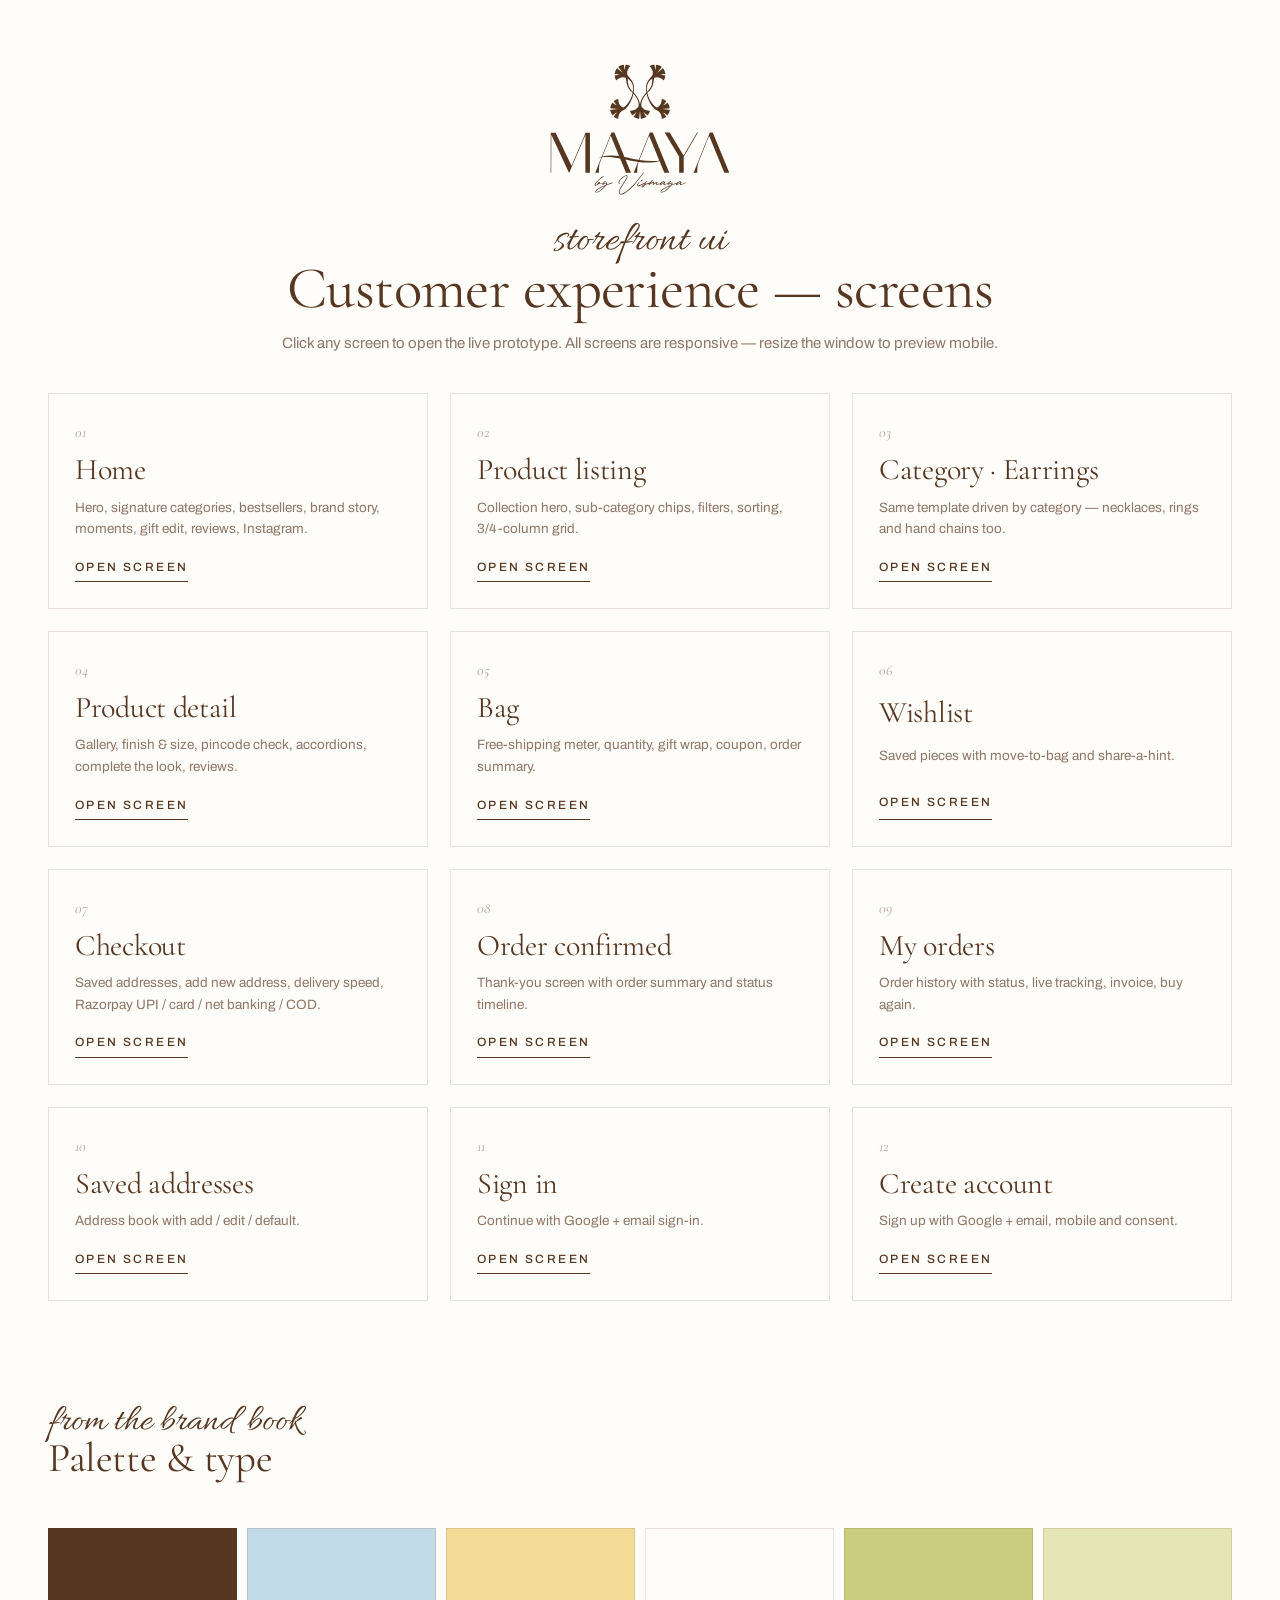
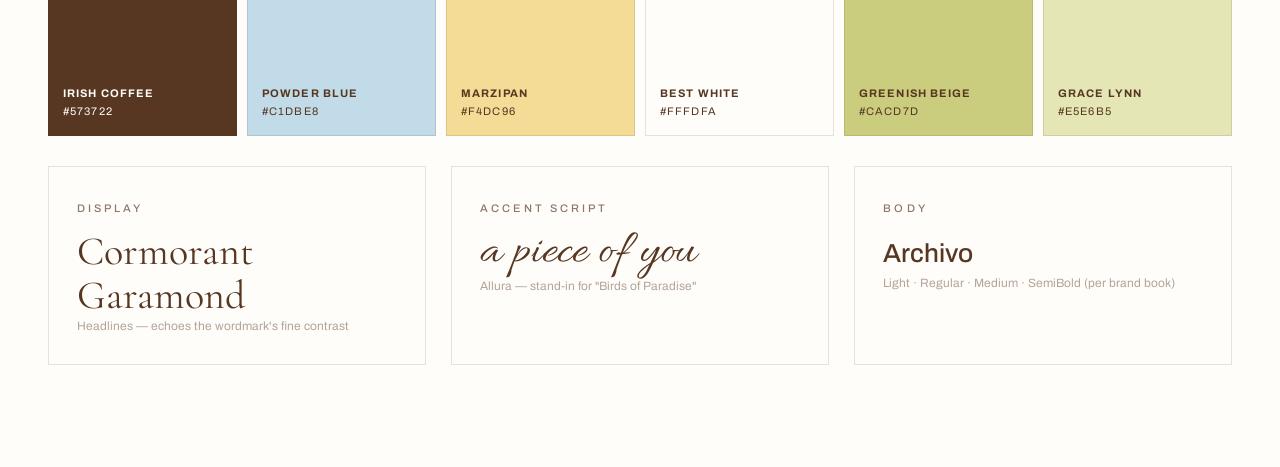
<file: screens.html>
<!doctype html>
<html lang="en">
<head>
  <meta charset="utf-8">
  <meta name="viewport" content="width=device-width, initial-scale=1">
  <title>UI Screens — Maaya by Vismaya</title>
  <link rel="icon" href="assets/img/brand/motif-brown.svg">
  <link rel="preconnect" href="https://fonts.googleapis.com">
  <link rel="preconnect" href="https://fonts.gstatic.com" crossorigin>
  <link href="https://fonts.googleapis.com/css2?family=Allura&family=Archivo:ital,wght@0,300;0,400;0,500;0,600;1,600&family=Cormorant+Garamond:ital,wght@0,300;0,400;0,500;1,400;1,500&display=swap" rel="stylesheet">
  <link rel="stylesheet" href="assets/css/style.css">
</head>
<body data-page="screens">

  <main class="container">
    <div class="page-title"><img src="assets/img/brand/logo-primary-brown.svg" alt="Maaya by Vismaya" style="width:180px;margin:0 auto 24px"><span class="script">storefront ui</span><h1 class="display-l">Customer experience — screens</h1><p>Click any screen to open the live prototype. All screens are responsive — resize the window to preview mobile.</p></div>
    <div class="screens"><a class="screen-card" href="index.html"><b>01</b><h3>Home</h3><p>Hero, signature categories, bestsellers, brand story, moments, gift edit, reviews, Instagram.</p><span class="link-line" style="justify-self:start;margin-top:8px">Open screen</span></a><a class="screen-card" href="shop.html"><b>02</b><h3>Product listing</h3><p>Collection hero, sub-category chips, filters, sorting, 3/4-column grid.</p><span class="link-line" style="justify-self:start;margin-top:8px">Open screen</span></a><a class="screen-card" href="shop.html?cat=earrings"><b>03</b><h3>Category · Earrings</h3><p>Same template driven by category — necklaces, rings and hand chains too.</p><span class="link-line" style="justify-self:start;margin-top:8px">Open screen</span></a><a class="screen-card" href="product.html?id=n03"><b>04</b><h3>Product detail</h3><p>Gallery, finish & size, pincode check, accordions, complete the look, reviews.</p><span class="link-line" style="justify-self:start;margin-top:8px">Open screen</span></a><a class="screen-card" href="cart.html"><b>05</b><h3>Bag</h3><p>Free-shipping meter, quantity, gift wrap, coupon, order summary.</p><span class="link-line" style="justify-self:start;margin-top:8px">Open screen</span></a><a class="screen-card" href="wishlist.html"><b>06</b><h3>Wishlist</h3><p>Saved pieces with move-to-bag and share-a-hint.</p><span class="link-line" style="justify-self:start;margin-top:8px">Open screen</span></a><a class="screen-card" href="checkout.html"><b>07</b><h3>Checkout</h3><p>Saved addresses, add new address, delivery speed, Razorpay UPI / card / net banking / COD.</p><span class="link-line" style="justify-self:start;margin-top:8px">Open screen</span></a><a class="screen-card" href="order-success.html"><b>08</b><h3>Order confirmed</h3><p>Thank-you screen with order summary and status timeline.</p><span class="link-line" style="justify-self:start;margin-top:8px">Open screen</span></a><a class="screen-card" href="orders.html"><b>09</b><h3>My orders</h3><p>Order history with status, live tracking, invoice, buy again.</p><span class="link-line" style="justify-self:start;margin-top:8px">Open screen</span></a><a class="screen-card" href="addresses.html"><b>10</b><h3>Saved addresses</h3><p>Address book with add / edit / default.</p><span class="link-line" style="justify-self:start;margin-top:8px">Open screen</span></a><a class="screen-card" href="login.html"><b>11</b><h3>Sign in</h3><p>Continue with Google + email sign-in.</p><span class="link-line" style="justify-self:start;margin-top:8px">Open screen</span></a><a class="screen-card" href="signup.html"><b>12</b><h3>Create account</h3><p>Sign up with Google + email, mobile and consent.</p><span class="link-line" style="justify-self:start;margin-top:8px">Open screen</span></a></div>
    <section class="section">
      <div class="section-head"><div><span class="script">from the brand book</span><h2 class="display-m">Palette &amp; type</h2></div></div>
      <div class="swatches-board"><div style="background:#573722;color:#fffdfa"><b>Irish Coffee</b>#573722</div><div style="background:#C1DBE8;color:#573722"><b>Powder Blue</b>#C1DBE8</div><div style="background:#F4DC96;color:#573722"><b>Marzipan</b>#F4DC96</div><div style="background:#FFFDFA;color:#573722"><b>Best White</b>#FFFDFA</div><div style="background:#CACD7D;color:#573722"><b>Greenish Beige</b>#CACD7D</div><div style="background:#E5E6B5;color:#573722"><b>Grace Lynn</b>#E5E6B5</div></div>
      <div class="grid grid--3" style="margin-top:30px">
        <div class="panel"><span class="eyebrow">Display</span><p style="font-family:var(--f-display);font-size:40px;line-height:1.1;margin-top:10px">Cormorant Garamond</p><p class="hint">Headlines — echoes the wordmark's fine contrast</p></div>
        <div class="panel"><span class="eyebrow">Accent script</span><p class="script" style="font-size:48px;margin-top:10px">a piece of you</p><p class="hint">Allura — stand-in for "Birds of Paradise"</p></div>
        <div class="panel"><span class="eyebrow">Body</span><p style="font-size:26px;font-weight:500;margin-top:14px">Archivo</p><p class="hint">Light · Regular · Medium · SemiBold (per brand book)</p></div>
      </div>
    </section>
  </main>
  <script src="assets/js/data.js"></script>
  <script src="assets/js/app.js"></script>
</body>
</html>
</file>
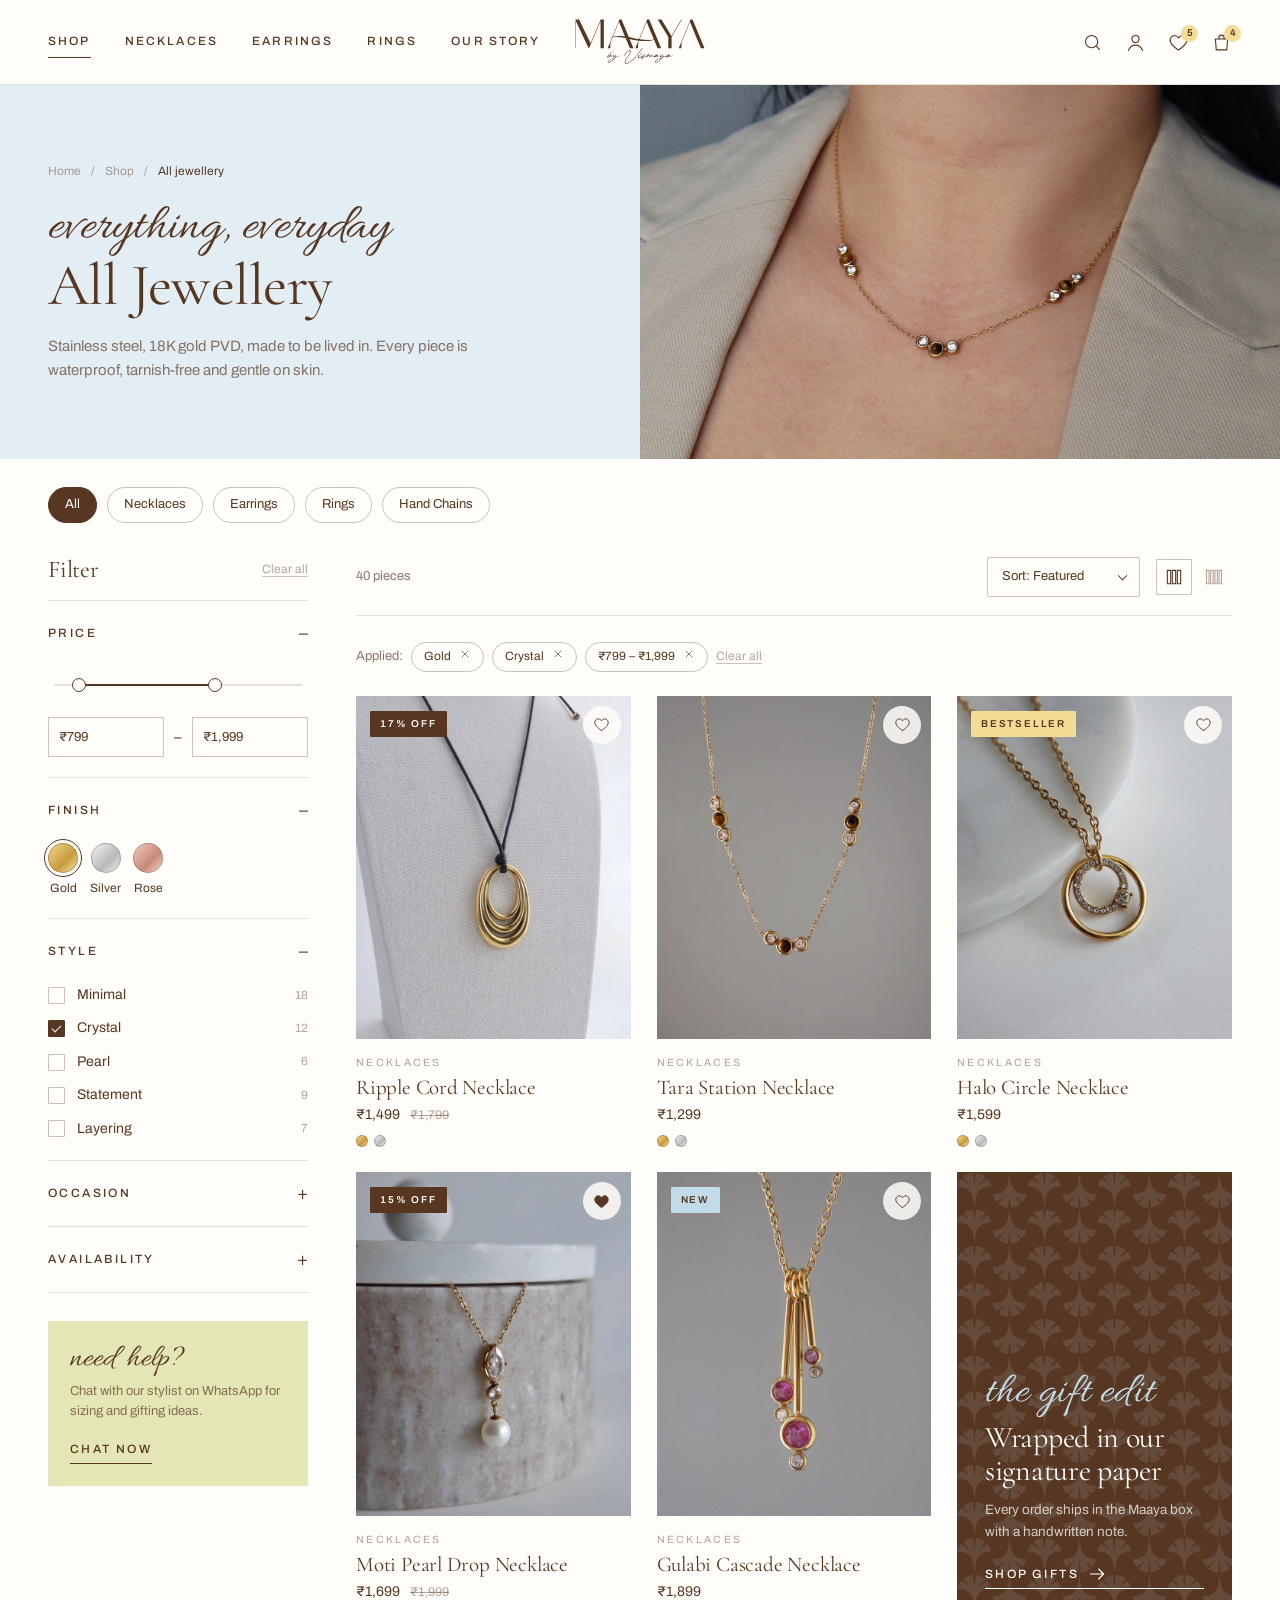
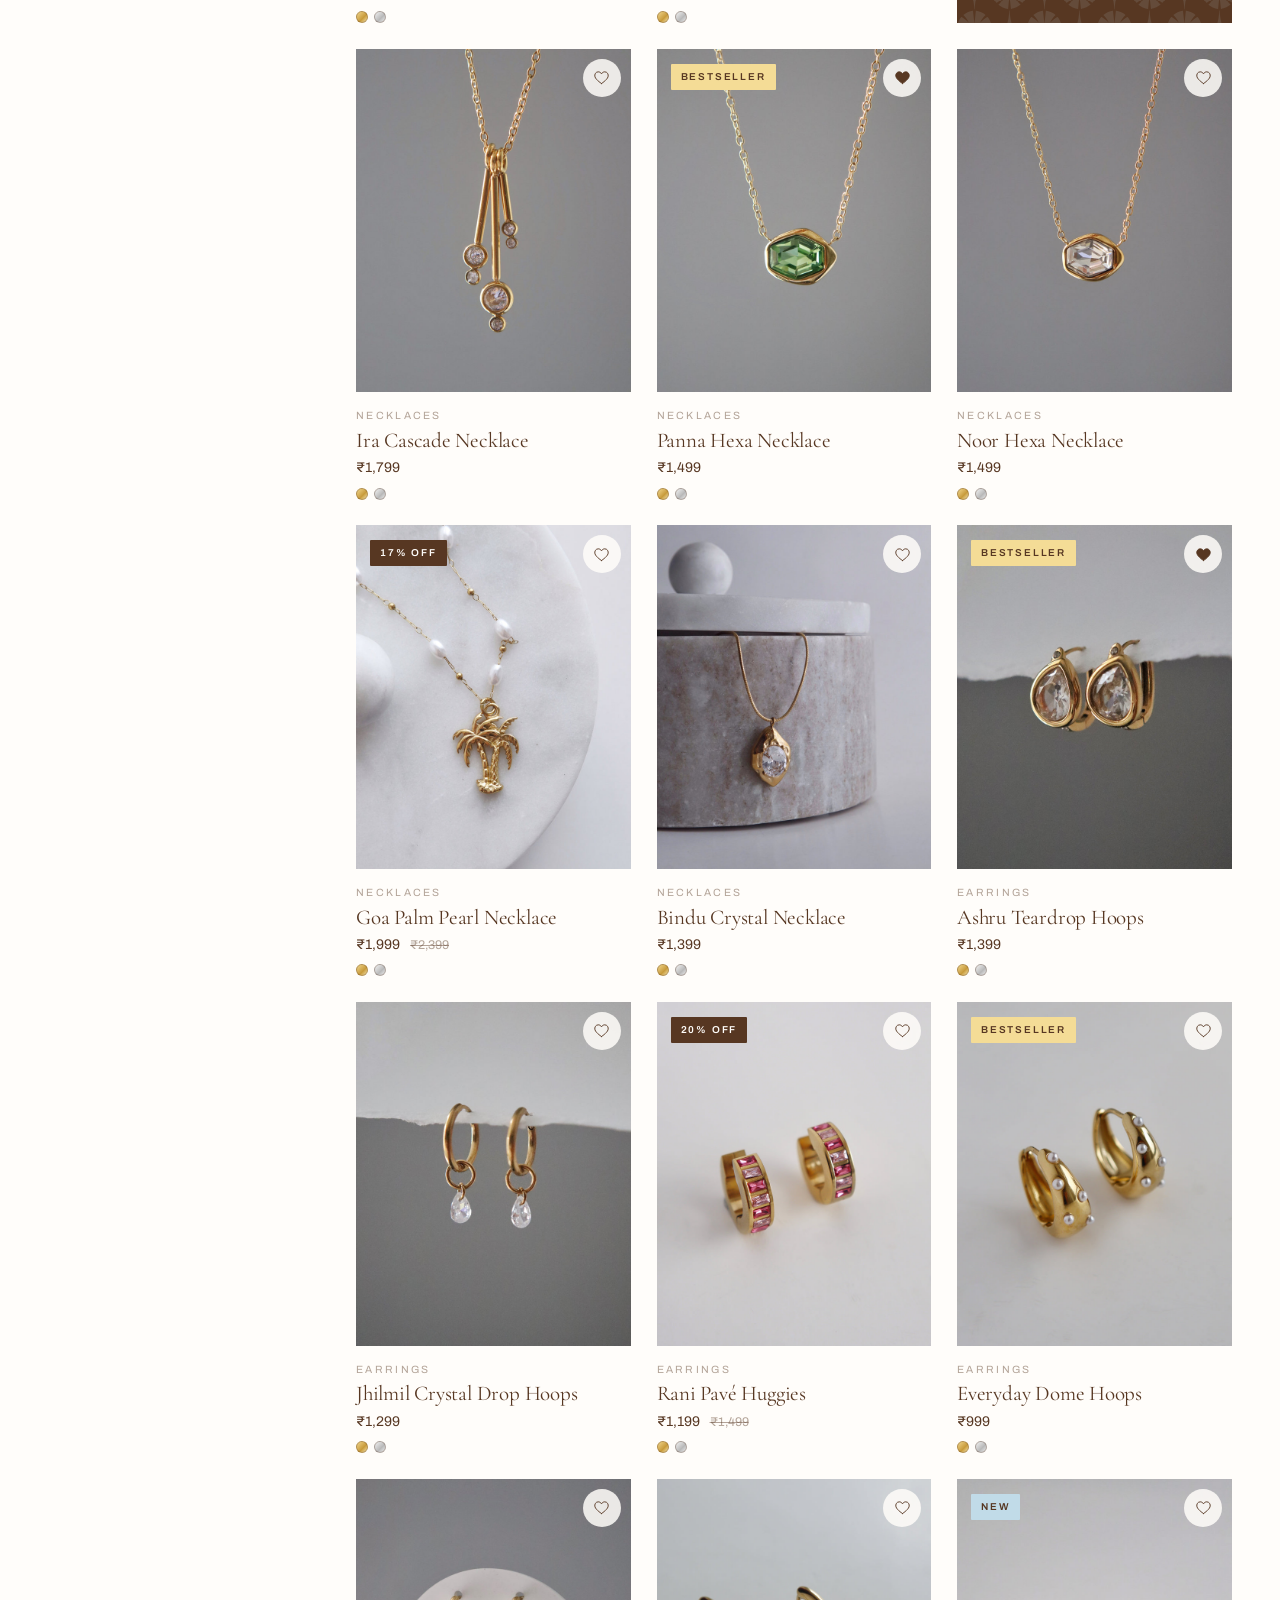
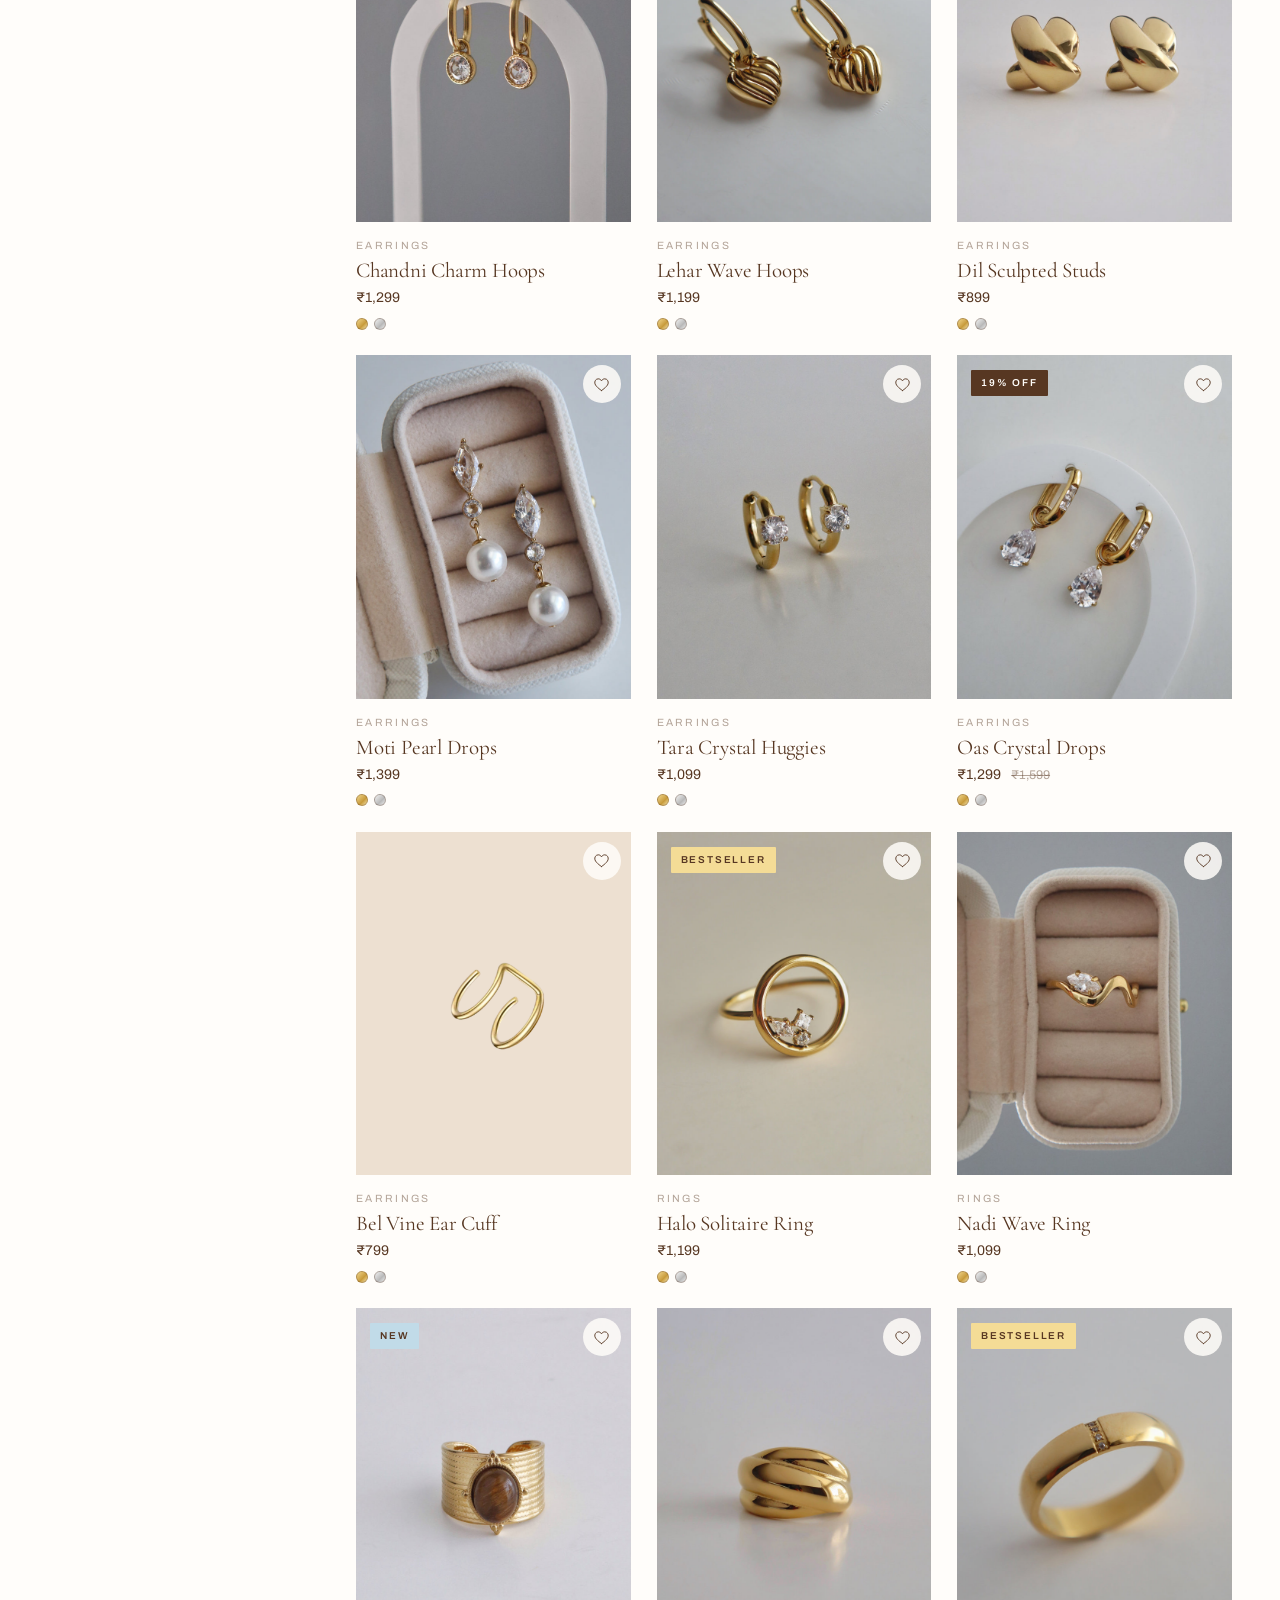
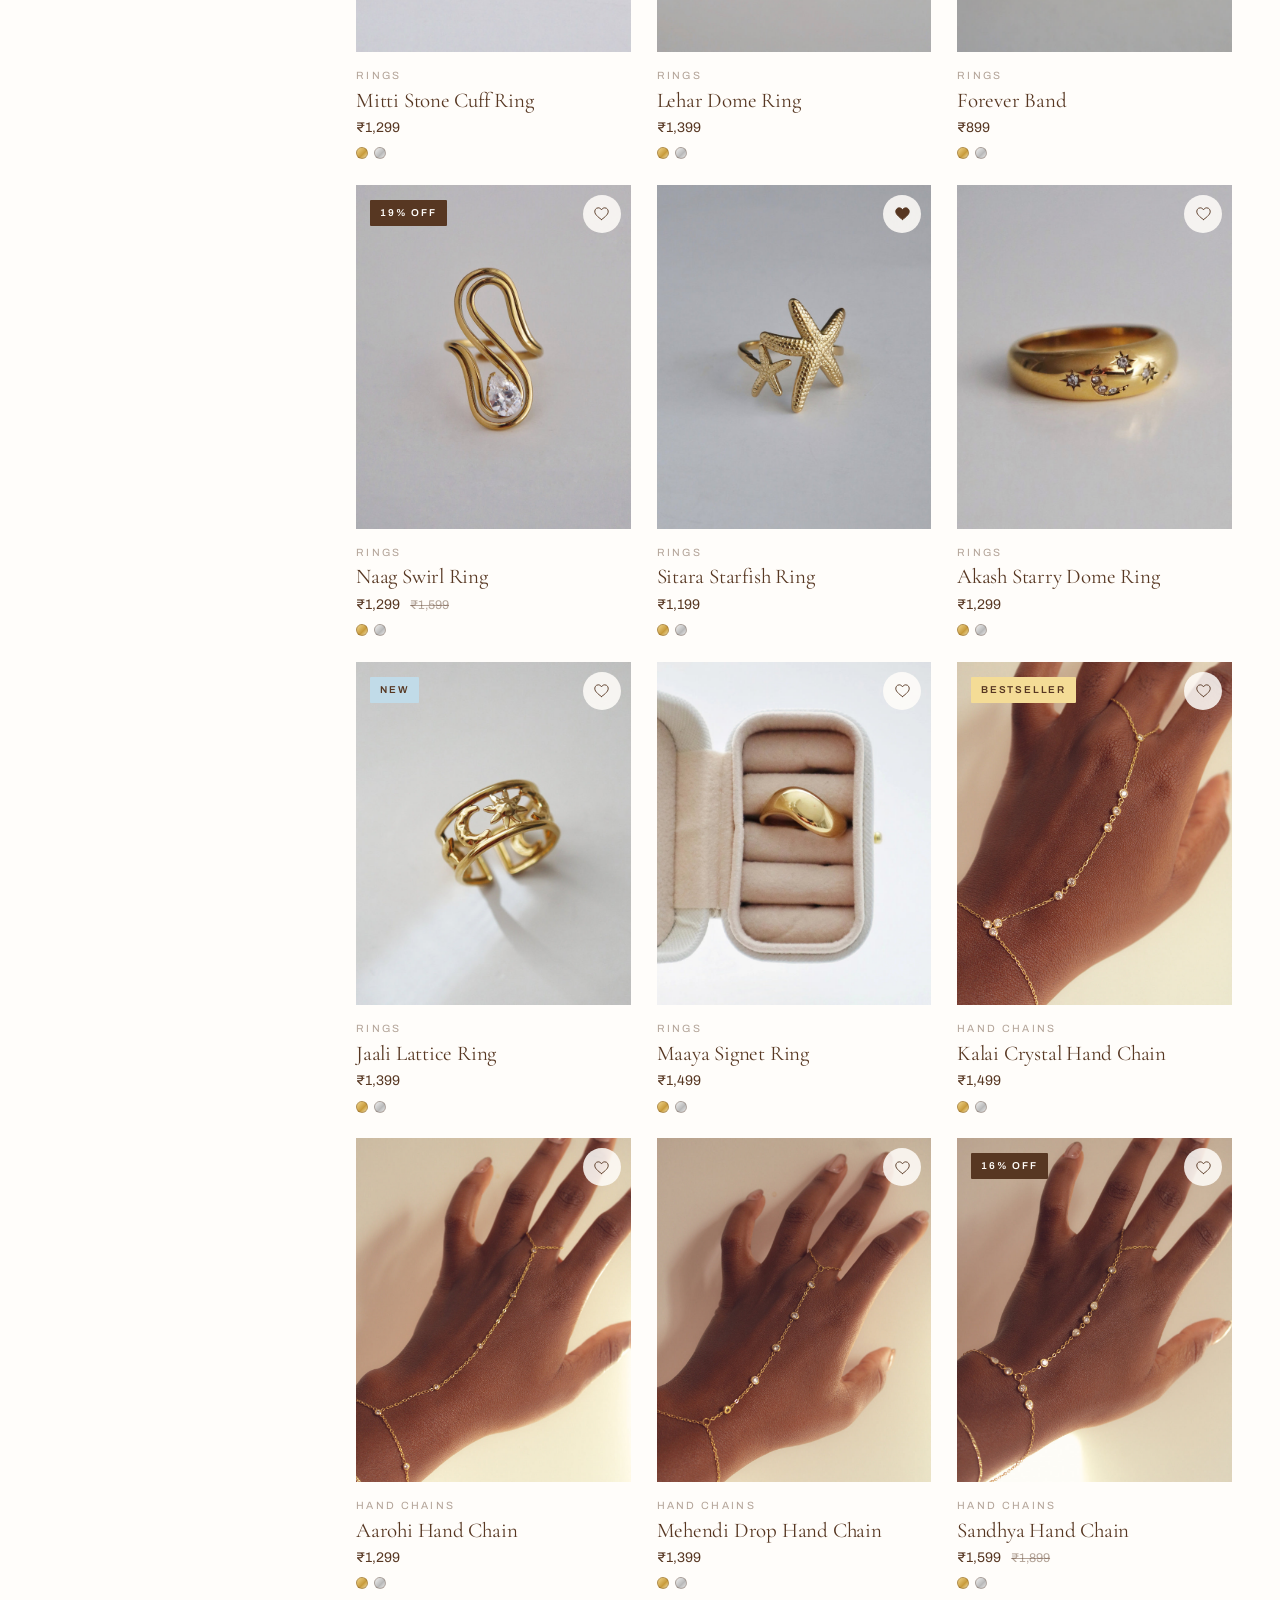
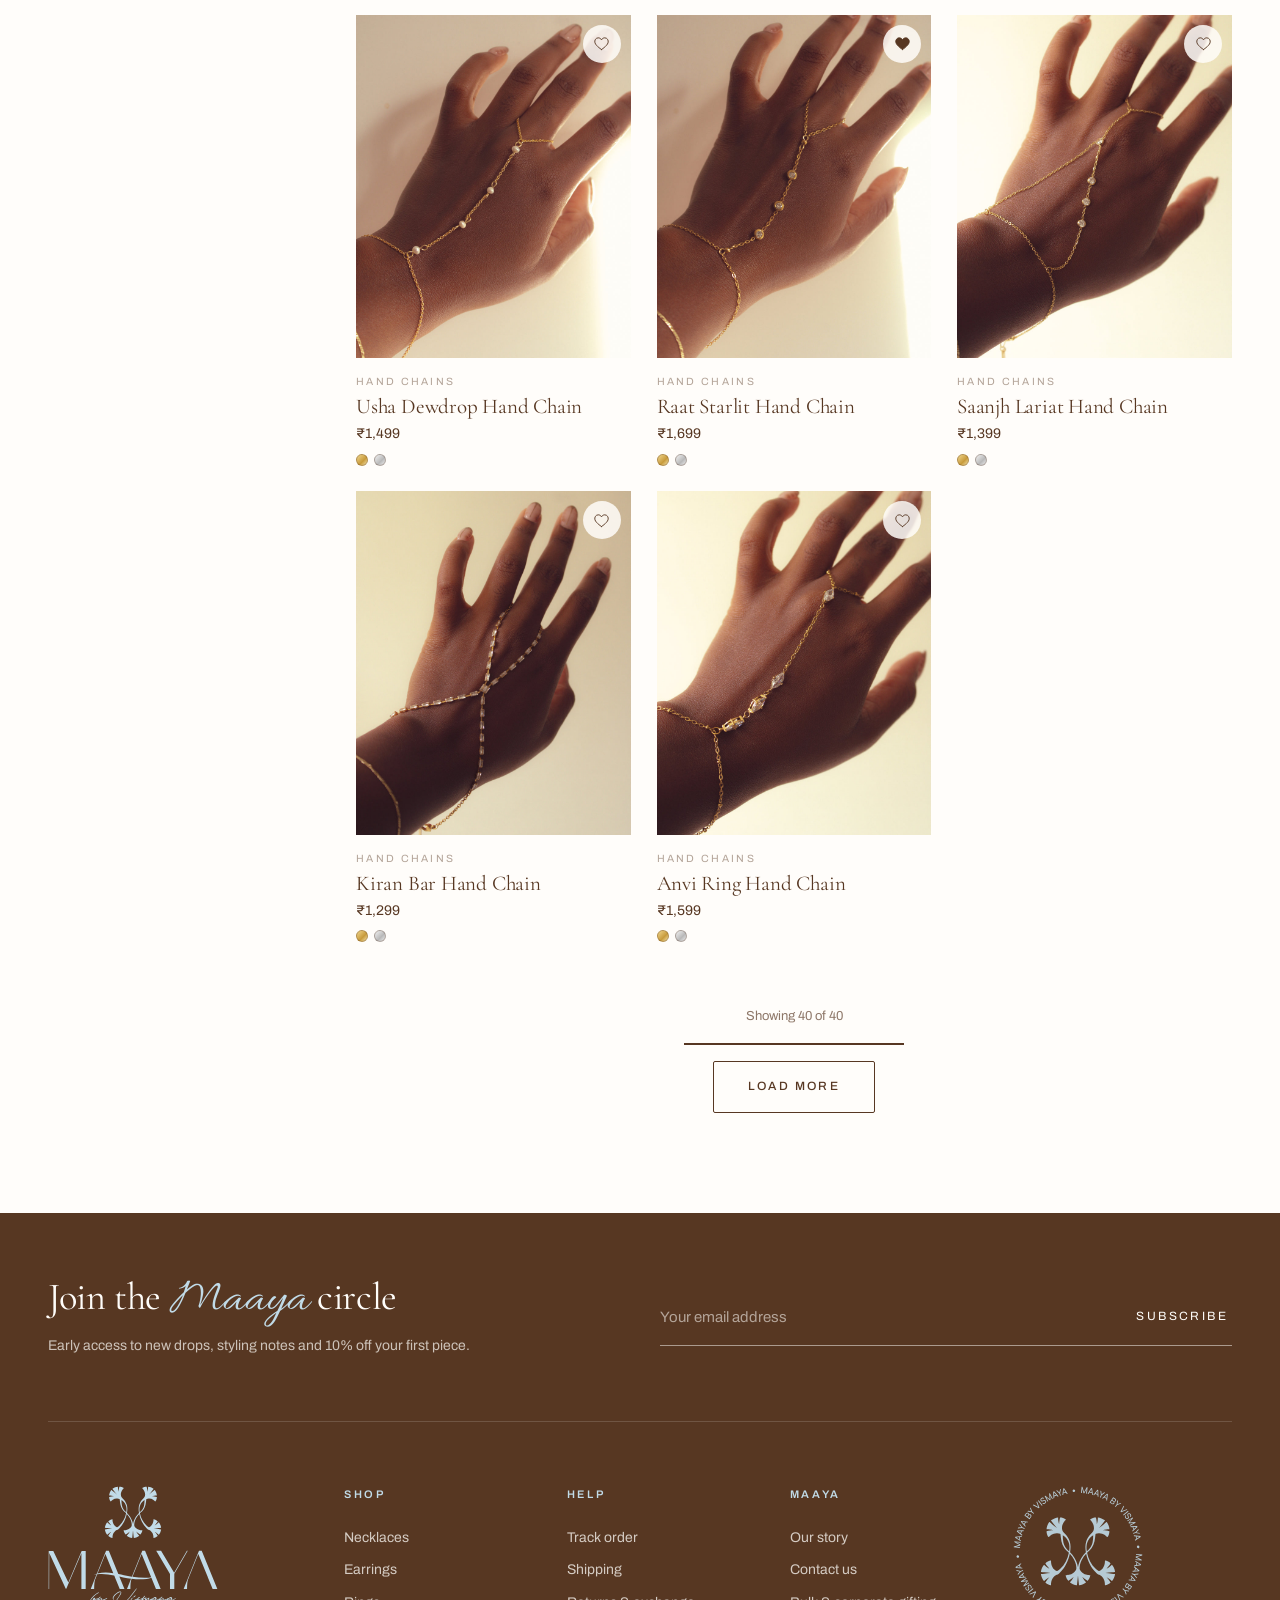
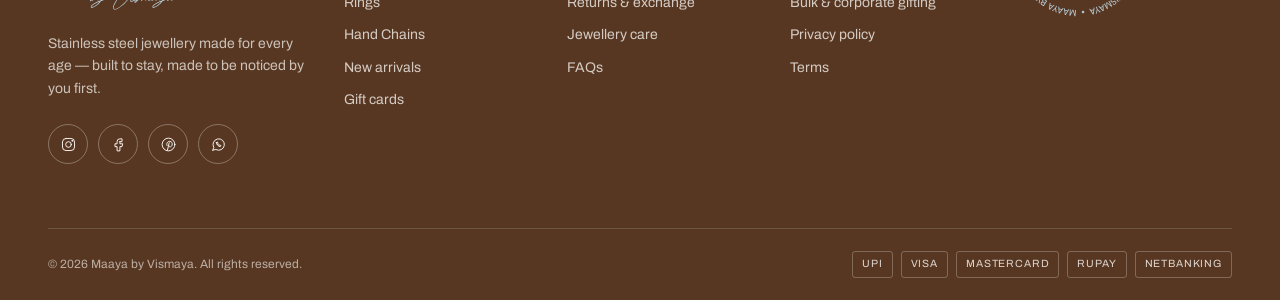
<file: shop.html>
<!doctype html>
<html lang="en">
<head>
  <meta charset="utf-8">
  <meta name="viewport" content="width=device-width, initial-scale=1">
  <title>Shop All — Maaya by Vismaya</title>
  <link rel="icon" href="assets/img/brand/motif-brown.svg">
  <link rel="preconnect" href="https://fonts.googleapis.com">
  <link rel="preconnect" href="https://fonts.gstatic.com" crossorigin>
  <link href="https://fonts.googleapis.com/css2?family=Allura&family=Archivo:ital,wght@0,300;0,400;0,500;0,600;1,600&family=Cormorant+Garamond:ital,wght@0,300;0,400;0,500;1,400;1,500&display=swap" rel="stylesheet">
  <link rel="stylesheet" href="assets/css/style.css">
</head>
<body data-page="shop">
  <div id="site-header"></div>

  <main>
    <section class="plp-hero">
      <div class="plp-hero__copy">
        <nav class="crumbs" style="padding-top:0"><a href="index.html">Home</a><span>/</span><a href="shop.html">Shop</a><span>/</span><span id="plp-crumb">All jewellery</span></nav>
        <span class="script" id="plp-script">everything, everyday</span>
        <h1 class="display-l" id="plp-title">All Jewellery</h1>
        <p>Stainless steel, 18K gold PVD, made to be lived in. Every piece is waterproof, tarnish-free and gentle on skin.</p>
      </div>
      <div class="plp-hero__media"><img id="plp-hero-img" src="assets/img/products/necklace-02-2.jpg" alt=""></div>
    </section>

    <div class="container">
      <div class="subcats" id="subcats"></div>

      <div class="plp">
        <!-- FILTERS -->
        <aside class="filters">
          <div class="filters__head"><h3>Filter</h3><button class="text-link hint">Clear all</button></div>
          <details class="filter-group" open>
            <summary>Price</summary>
            <div class="filter-group__body range">
              <div class="range__track"><div class="range__fill"></div></div>
              <div class="range__vals"><input value="₹799"><span>–</span><input value="₹1,999"></div>
            </div>
          </details>
          <details class="filter-group" open>
            <summary>Finish</summary>
            <div class="filter-group__body swatch-row">
              <label><input type="checkbox" checked><i class="swatch-dot swatch--gold"></i>Gold</label>
              <label><input type="checkbox"><i class="swatch-dot swatch--silver"></i>Silver</label>
              <label><input type="checkbox"><i class="swatch-dot swatch--rose"></i>Rose</label>
            </div>
          </details>
          <details class="filter-group" open>
            <summary>Style</summary>
            <div class="filter-group__body">
              <label class="check"><input type="checkbox">Minimal <em>18</em></label>
              <label class="check"><input type="checkbox" checked>Crystal <em>12</em></label>
              <label class="check"><input type="checkbox">Pearl <em>6</em></label>
              <label class="check"><input type="checkbox">Statement <em>9</em></label>
              <label class="check"><input type="checkbox">Layering <em>7</em></label>
            </div>
          </details>
          <details class="filter-group">
            <summary>Occasion</summary>
            <div class="filter-group__body">
              <label class="check"><input type="checkbox">Everyday <em>24</em></label>
              <label class="check"><input type="checkbox">Workwear <em>15</em></label>
              <label class="check"><input type="checkbox">Festive <em>8</em></label>
              <label class="check"><input type="checkbox">Gifting <em>20</em></label>
            </div>
          </details>
          <details class="filter-group">
            <summary>Availability</summary>
            <div class="filter-group__body">
              <label class="check"><input type="checkbox" checked>In stock <em>38</em></label>
              <label class="check"><input type="checkbox">Pre-order <em>2</em></label>
            </div>
          </details>
          <div style="margin-top:28px;padding:22px;background:var(--lynn)">
            <span class="script" style="font-size:32px">need help?</span>
            <p style="font-size:13px;margin:6px 0 14px" class="muted">Chat with our stylist on WhatsApp for sizing and gifting ideas.</p>
            <a href="#" class="link-line">Chat now</a>
          </div>
        </aside>

        <!-- RESULTS -->
        <div>
          <div class="toolbar">
            <div class="toolbar__left">
              <button class="chip filter-btn" data-open="filter-drawer" data-icon="filter">Filter</button>
              <span class="muted" id="plp-count"></span>
            </div>
            <div class="toolbar__right">
              <div class="select"><select id="sort" aria-label="Sort">
                <option value="featured">Sort: Featured</option>
                <option value="new">Newest</option>
                <option value="rated">Top rated</option>
                <option value="low">Price: low to high</option>
                <option value="high">Price: high to low</option>
              </select></div>
              <div class="view-toggle">
                <button class="is-active" data-cols="grid--3" aria-label="3 columns" data-icon="grid3"></button>
                <button data-cols="grid--4" aria-label="4 columns" data-icon="grid4"></button>
              </div>
            </div>
          </div>
          <div class="active-filters">
            <span class="muted">Applied:</span>
            <button class="chip chip--sm">Gold <span data-icon="close"></span></button>
            <button class="chip chip--sm">Crystal <span data-icon="close"></span></button>
            <button class="chip chip--sm">₹799 – ₹1,999 <span data-icon="close"></span></button>
            <button class="text-link hint">Clear all</button>
          </div>
          <div class="grid grid--3" id="plp-grid"></div>
          <div class="pagination">
            <span id="plp-shown"></span>
            <div class="progress"><span id="plp-progress"></span></div>
            <button class="btn btn--ghost">Load more</button>
          </div>
        </div>
      </div>
    </div>

    <!-- Mobile filter drawer -->
    <div class="drawer drawer--right" id="filter-drawer">
      <div class="drawer__scrim" data-close></div>
      <aside class="drawer__panel">
        <div class="drawer__head"><h3 class="display-s">Filter &amp; sort</h3><button data-close aria-label="Close" data-icon="close"></button></div>
        <div style="padding:0 24px" id="filter-drawer-body"></div>
        <div style="padding:24px;margin-top:auto;display:grid;grid-template-columns:1fr 1fr;gap:10px;border-top:1px solid var(--line)">
          <button class="btn btn--ghost btn--sm">Clear</button><button class="btn btn--sm" data-close>Show results</button>
        </div>
      </aside>
    </div>
  </main>

  <div id="site-footer"></div>
  <script src="assets/js/data.js"></script>
  <script src="assets/js/app.js"></script>
</body>
</html>
</file>
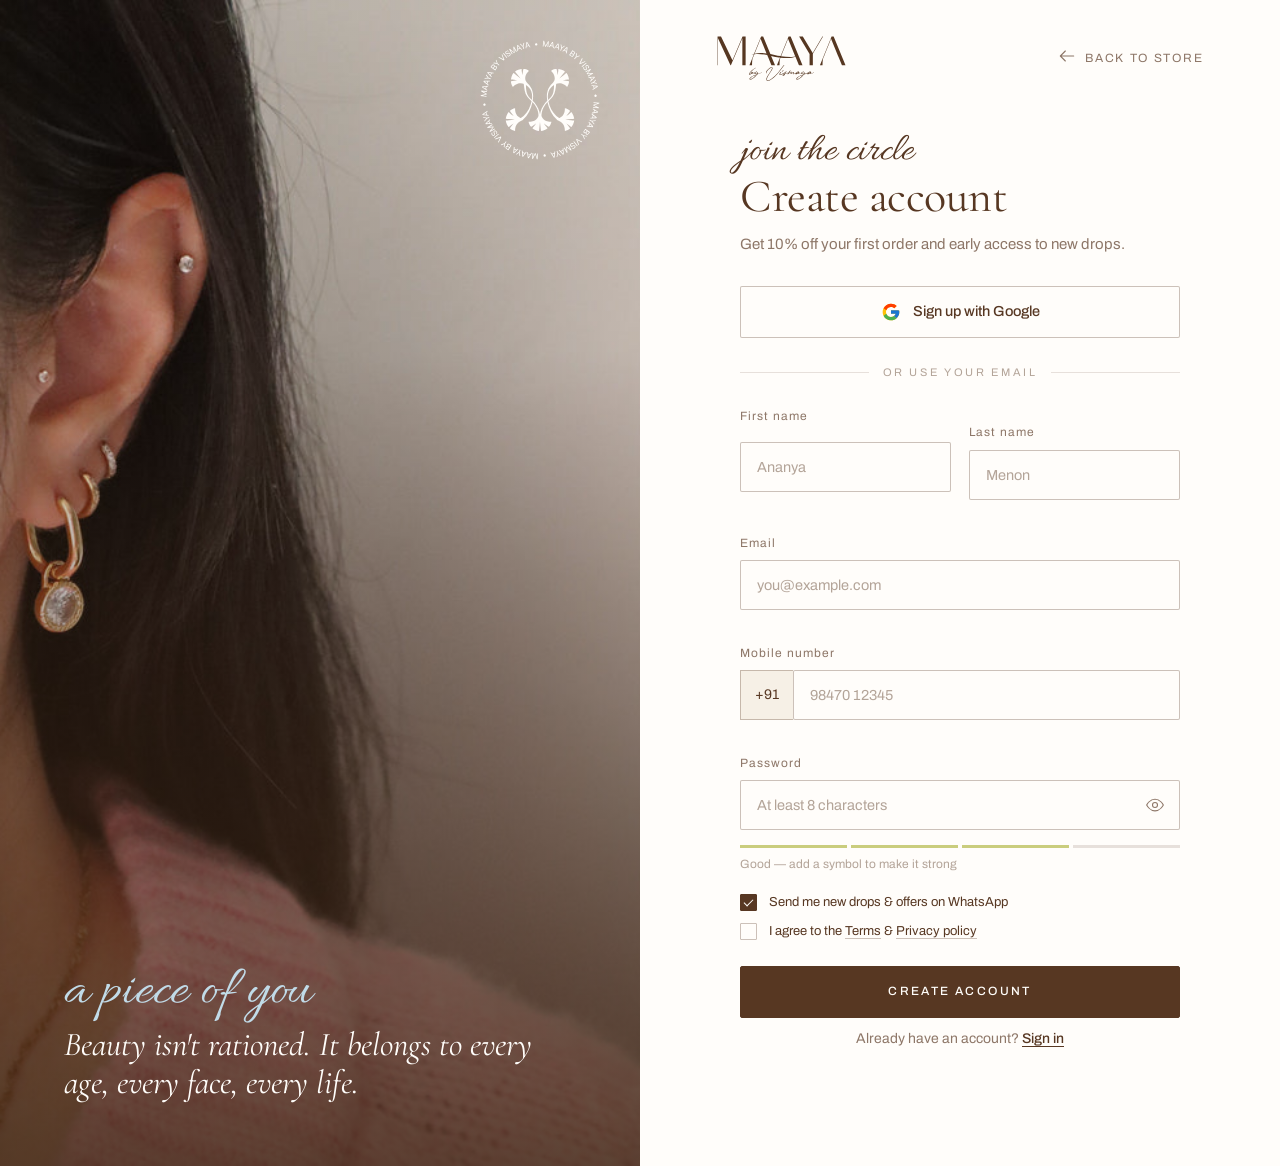
<file: signup.html>
<!doctype html>
<html lang="en">
<head>
  <meta charset="utf-8">
  <meta name="viewport" content="width=device-width, initial-scale=1">
  <title>Create Account — Maaya by Vismaya</title>
  <link rel="icon" href="assets/img/brand/motif-brown.svg">
  <link rel="preconnect" href="https://fonts.googleapis.com">
  <link rel="preconnect" href="https://fonts.gstatic.com" crossorigin>
  <link href="https://fonts.googleapis.com/css2?family=Allura&family=Archivo:ital,wght@0,300;0,400;0,500;0,600;1,600&family=Cormorant+Garamond:ital,wght@0,300;0,400;0,500;1,400;1,500&display=swap" rel="stylesheet">
  <link rel="stylesheet" href="assets/css/style.css">
</head>
<body data-page="auth">

  <main class="auth">
    <div class="auth__visual">
      <img src="assets/img/products/earrings-05-2.jpg" alt="">
      <img class="auth__seal" src="assets/img/brand/logo-seal-white.svg" alt="">
      <div class="auth__quote"><span class="script">a piece of you</span><p>Beauty isn't rationed. It belongs to every age, every face, every life.</p></div>
    </div>
    <div class="auth__panel">
      <div class="auth__top"><a href="index.html"><img src="assets/img/brand/wordmark-brown.svg" alt="Maaya by Vismaya"></a><a href="index.html" class="back"><span data-icon="back"></span>Back to store</a></div>
      
      <form class="auth__form" onsubmit="event.preventDefault();location.href='orders.html'">
        <span class="script" style="font-size:40px">join the circle</span>
        <h1>Create account</h1>
        <p>Get 10% off your first order and early access to new drops.</p>
        <button type="button" class="btn-google" data-google onclick="location.href='orders.html'">Sign up with Google</button>
        <div class="or">or use your email</div>
        <div class="form-grid">
          <div class="field"><label>First name</label><input class="input" placeholder="Ananya" required></div>
          <div class="field"><label>Last name</label><input class="input" placeholder="Menon"></div>
          <div class="field full"><label>Email</label><input class="input" type="email" placeholder="you@example.com" required></div>
          <div class="field full"><label>Mobile number</label><div class="input-prefix"><span>+91</span><input class="input" inputmode="tel" placeholder="98470 12345" required></div></div>
          <div class="field full"><label>Password</label><div class="input-group"><input class="input" type="password" placeholder="At least 8 characters" required><button type="button" data-icon="eye" aria-label="Show password" onclick="const i=this.previousElementSibling;i.type=i.type==='password'?'text':'password'"></button></div>
            <div class="pw-meter"><i class="on"></i><i class="on"></i><i class="on"></i><i></i></div><span class="hint">Good — add a symbol to make it strong</span></div>
        </div>
        <label class="check" style="font-size:13px;margin:18px 0 8px"><input type="checkbox" checked> Send me new drops &amp; offers on WhatsApp</label>
        <label class="check" style="font-size:13px;margin-bottom:24px"><input type="checkbox" required> <span>I agree to the <a href="#" class="text-link">Terms</a> &amp; <a href="#" class="text-link">Privacy policy</a></span></label>
        <button class="btn btn--block">Create account</button>
        <p class="auth__switch">Already have an account? <a href="login.html">Sign in</a></p>
      </form>
    </div>
  </main>
  <script src="assets/js/data.js"></script>
  <script src="assets/js/app.js"></script>
</body>
</html>
</file>
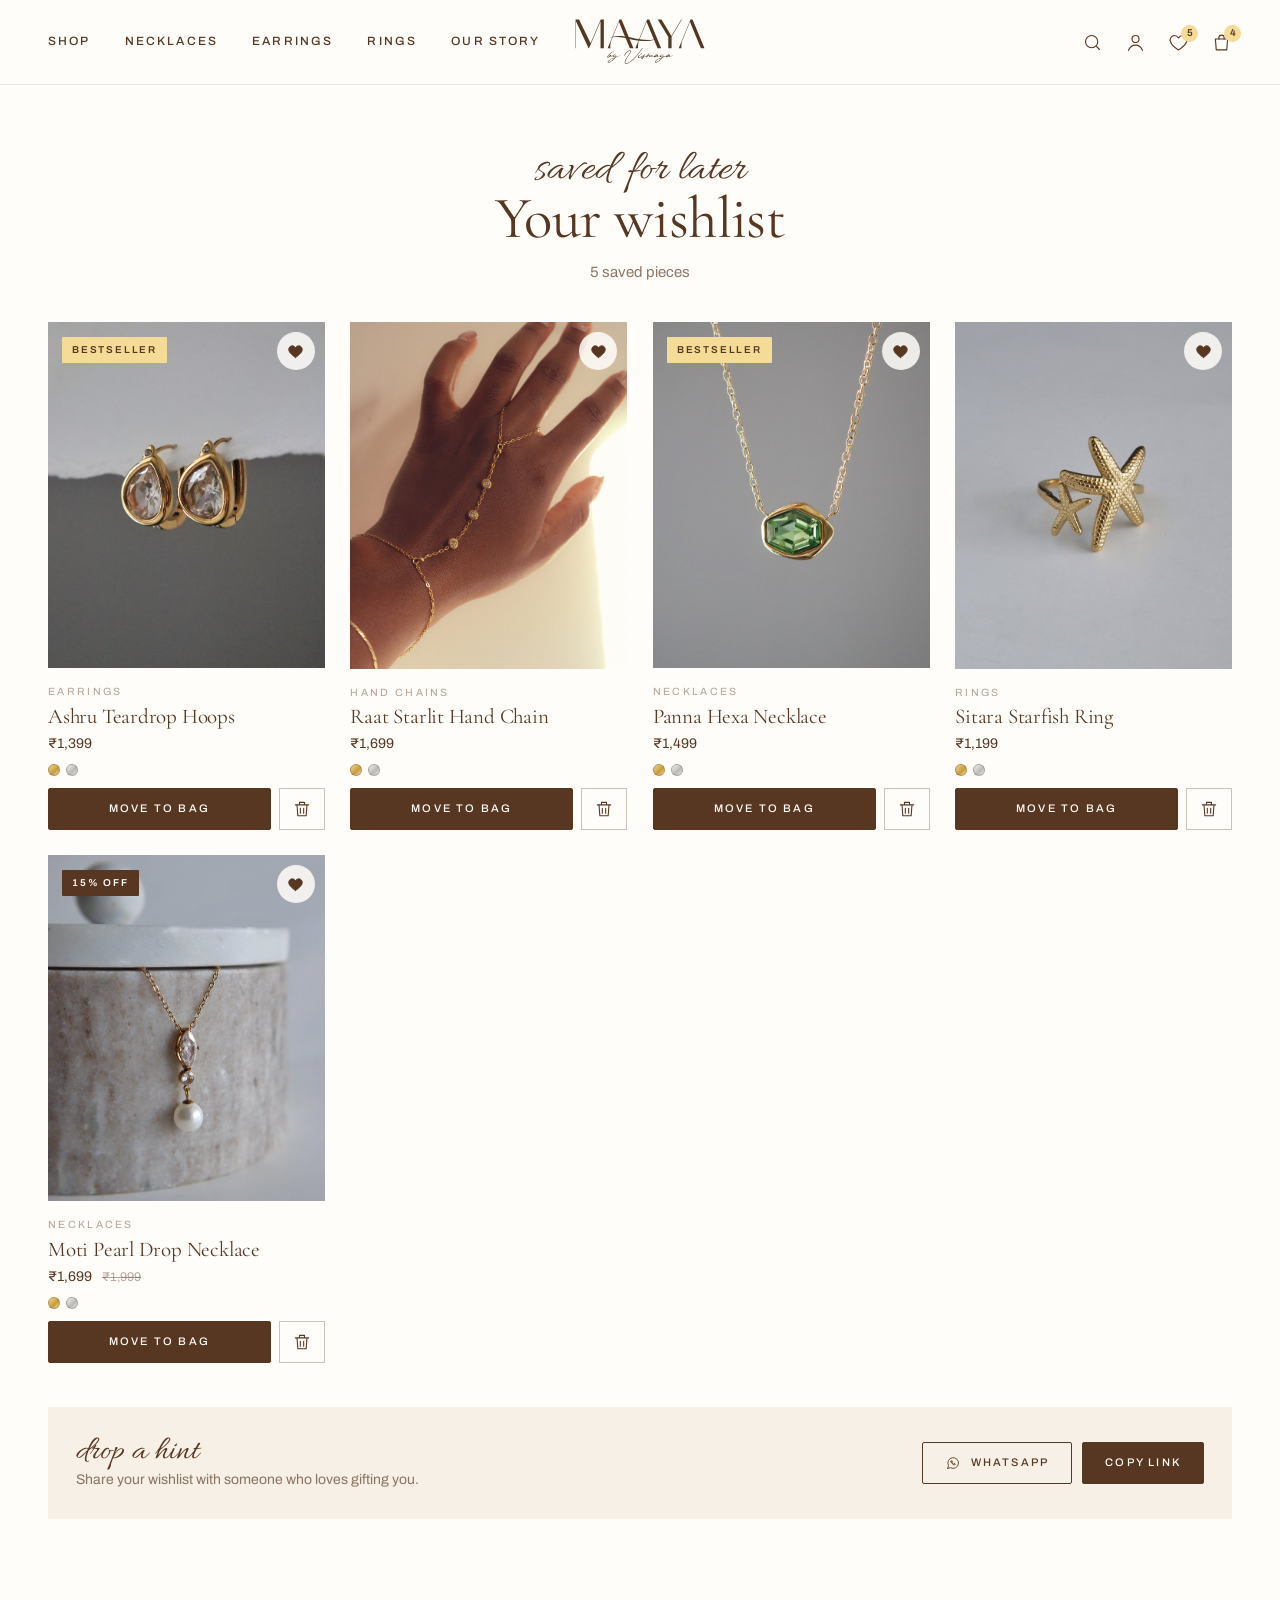
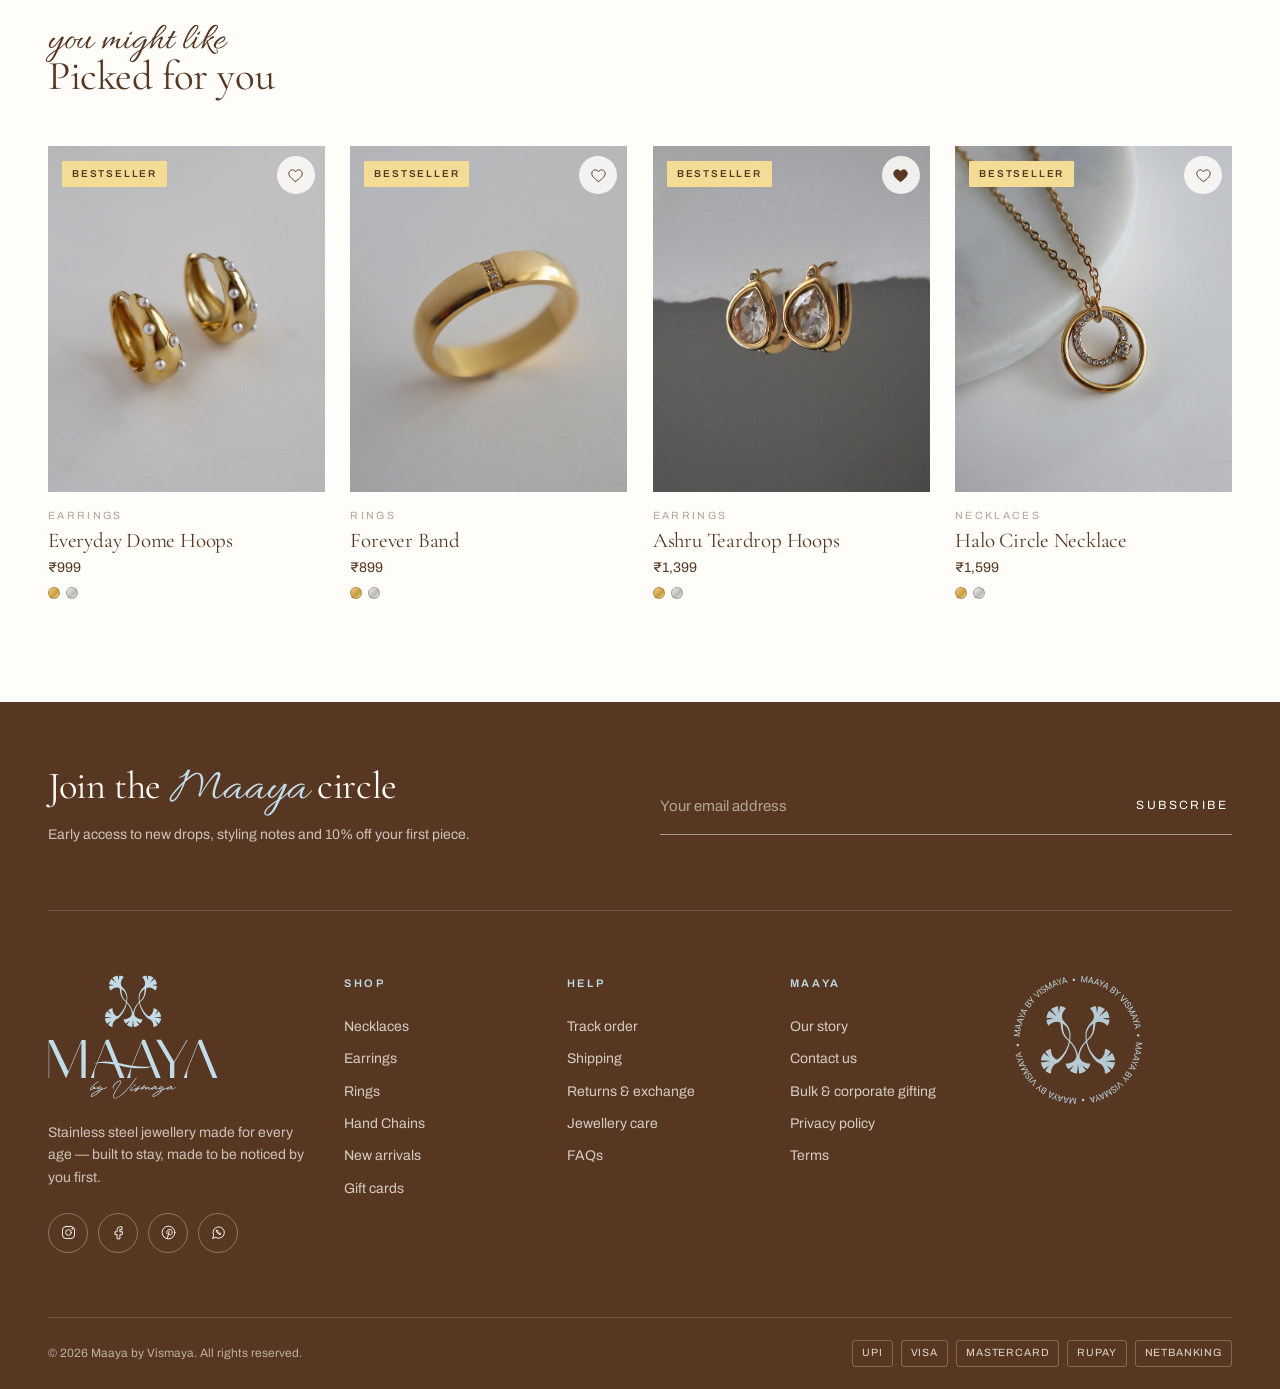
<file: wishlist.html>
<!doctype html>
<html lang="en">
<head>
  <meta charset="utf-8">
  <meta name="viewport" content="width=device-width, initial-scale=1">
  <title>Wishlist — Maaya by Vismaya</title>
  <link rel="icon" href="assets/img/brand/motif-brown.svg">
  <link rel="preconnect" href="https://fonts.googleapis.com">
  <link rel="preconnect" href="https://fonts.gstatic.com" crossorigin>
  <link href="https://fonts.googleapis.com/css2?family=Allura&family=Archivo:ital,wght@0,300;0,400;0,500;0,600;1,600&family=Cormorant+Garamond:ital,wght@0,300;0,400;0,500;1,400;1,500&display=swap" rel="stylesheet">
  <link rel="stylesheet" href="assets/css/style.css">
</head>
<body data-page="wishlist">
  <div id="site-header"></div>

  <main class="container">
    <div class="page-title"><span class="script">saved for later</span><h1 class="display-l">Your wishlist</h1><p id="wish-count"></p></div>
    <div id="wish-grid" class="grid grid--4"></div>
    <div style="margin:44px 0 0;padding:28px;background:var(--sand);display:flex;justify-content:space-between;align-items:center;gap:20px;flex-wrap:wrap">
      <div><span class="script" style="font-size:34px">drop a hint</span><p class="muted" style="font-size:14px">Share your wishlist with someone who loves gifting you.</p></div>
      <div style="display:flex;gap:10px;flex-wrap:wrap"><button class="btn btn--ghost btn--sm" data-icon="wa"> WhatsApp</button><button class="btn btn--sm">Copy link</button></div>
    </div>
    <section class="section">
      <div class="section-head"><div><span class="script">you might like</span><h2 class="display-m">Picked for you</h2></div></div>
      <div class="grid grid--4" data-products="bestsellers" data-limit="4"></div>
    </section>
  </main>
  <div id="site-footer"></div>
  <script src="assets/js/data.js"></script>
  <script src="assets/js/app.js"></script>
</body>
</html>
</file>
<file: assets/css/style.css>
/* =========================================================
   MAAYA BY VISMAYA — Storefront UI
   Palette & type from the brand book (Section Eighty Studio)
   ========================================================= */

:root {
  /* Brand palette */
  --coffee: #573722;        /* Irish Coffee */
  --coffee-deep: #3f2716;
  --blue: #c1dbe8;          /* Powder Blue */
  --blue-soft: #e3eef4;
  --marzipan: #f4dc96;      /* Marzipan */
  --white: #fffdfa;         /* Best White */
  --beige: #cacd7d;         /* Greenish Beige */
  --lynn: #e5e6b5;          /* Grace Lynn */
  --sand: #f6f0e6;

  --text: var(--coffee);
  --muted: rgba(87, 55, 34, 0.68);
  --faint: rgba(87, 55, 34, 0.45);
  --line: rgba(87, 55, 34, 0.14);
  --line-strong: rgba(87, 55, 34, 0.3);
  --success: #5f6b2c;
  --danger: #a23b2a;

  /* Type */
  --f-display: 'Cormorant Garamond', 'Times New Roman', serif;
  --f-script: 'Allura', cursive;          /* stand-in for "Birds of Paradise" */
  --f-body: 'Archivo', system-ui, sans-serif;

  --container: 1320px;
  --gutter: clamp(16px, 4vw, 48px);
  --radius: 2px;
  --arch: 999px 999px 0 0;
  --ease: cubic-bezier(.2, .7, .2, 1);
  --shadow: 0 18px 50px -24px rgba(63, 39, 22, 0.35);
}

*, *::before, *::after { box-sizing: border-box; }
html { scroll-behavior: smooth; }
body {
  margin: 0;
  background: var(--white);
  color: var(--text);
  font-family: var(--f-body);
  font-size: 15px;
  line-height: 1.6;
  font-weight: 400;
  -webkit-font-smoothing: antialiased;
  overflow-x: hidden;
}
img { max-width: 100%; display: block; }
a { color: inherit; text-decoration: none; }
button, input, select, textarea { font: inherit; color: inherit; }
button { cursor: pointer; background: none; border: 0; padding: 0; }
ul { list-style: none; margin: 0; padding: 0; }
h1, h2, h3, h4 { font-family: var(--f-display); font-weight: 400; line-height: 1.08; margin: 0; letter-spacing: -0.01em; }
p { margin: 0; }
::selection { background: var(--marzipan); color: var(--coffee-deep); }

.container { width: 100%; max-width: var(--container); margin: 0 auto; padding: 0 var(--gutter); }
.section { padding: clamp(56px, 8vw, 112px) 0; }
.section--tight { padding: clamp(40px, 5vw, 72px) 0; }
.sr-only { position: absolute; width: 1px; height: 1px; overflow: hidden; clip: rect(0 0 0 0); }

/* ---------- Typographic helpers ---------- */
.eyebrow { font-size: 11px; letter-spacing: .28em; text-transform: uppercase; font-weight: 500; color: var(--muted); }
.script { font-family: var(--f-script); font-weight: 400; line-height: 1; letter-spacing: 0; }
.display-xl { font-size: clamp(44px, 6.4vw, 92px); }
.display-l { font-size: clamp(36px, 4.6vw, 64px); }
.display-m { font-size: clamp(28px, 3.2vw, 44px); }
.display-s { font-size: clamp(22px, 2.2vw, 28px); }
.italic { font-style: italic; }
.muted { color: var(--muted); }
.center { text-align: center; }

.section-head { display: flex; align-items: end; justify-content: space-between; gap: 24px; margin-bottom: clamp(28px, 4vw, 48px); }
.section-head--center { flex-direction: column; align-items: center; text-align: center; }
.section-head .script { font-size: clamp(30px, 3vw, 42px); color: var(--coffee); display: block; margin-bottom: -6px; }
.leaf-divider { display: flex; align-items: center; justify-content: center; gap: 14px; margin: 14px auto 0; color: var(--faint); }
.leaf-divider::before, .leaf-divider::after { content: ''; width: 48px; height: 1px; background: currentColor; }
.leaf-divider img { width: 14px; opacity: .8; }

/* ---------- Buttons & links ---------- */
.btn {
  display: inline-flex; align-items: center; justify-content: center; gap: 10px;
  height: 52px; padding: 0 34px;
  font-size: 12px; letter-spacing: .2em; text-transform: uppercase; font-weight: 500;
  border: 1px solid var(--coffee); background: var(--coffee); color: var(--white);
  border-radius: var(--radius); transition: background .35s var(--ease), color .35s var(--ease), border-color .35s;
  white-space: nowrap;
}
.btn:hover { background: var(--coffee-deep); }
.btn--ghost { background: transparent; color: var(--coffee); }
.btn--ghost:hover { background: var(--coffee); color: var(--white); }
.btn--light { background: var(--white); color: var(--coffee); border-color: var(--white); }
.btn--light:hover { background: var(--blue); border-color: var(--blue); }
.btn--block { width: 100%; }
.btn--sm { height: 42px; padding: 0 22px; font-size: 11px; }
.btn svg { width: 16px; height: 16px; }
.link-line { font-size: 12px; letter-spacing: .2em; text-transform: uppercase; font-weight: 500; padding-bottom: 4px; border-bottom: 1px solid currentColor; transition: opacity .3s; display: inline-flex; gap: 8px; align-items: center; }
.link-line:hover { opacity: .6; }
.text-link { text-decoration: underline; text-underline-offset: 3px; text-decoration-color: var(--line-strong); }
.text-link:hover { text-decoration-color: currentColor; }

.icon { width: 20px; height: 20px; stroke: currentColor; fill: none; stroke-width: 1.3; stroke-linecap: round; stroke-linejoin: round; flex: none; }

@keyframes marquee { to { transform: translateX(-50%); } }

/* ---------- Header ---------- */
.header { position: sticky; top: 0; z-index: 50; background: rgba(255, 253, 250, .94); backdrop-filter: blur(10px); border-bottom: 1px solid var(--line); transition: box-shadow .3s; }
.header.is-scrolled { box-shadow: 0 6px 30px -20px rgba(63, 39, 22, .4); }
.header__bar { display: grid; grid-template-columns: 1fr auto 1fr; align-items: center; height: 84px; }
.header__logo img { height: 46px; width: auto; }
.nav { display: flex; gap: 34px; font-size: 12px; letter-spacing: .18em; text-transform: uppercase; font-weight: 500; }
.nav > li { position: relative; }
.nav > li > a { display: inline-block; padding: 32px 0; position: relative; }
.nav > li > a::after { content: ''; position: absolute; left: 0; right: 0; bottom: 26px; height: 1px; background: currentColor; transform: scaleX(0); transform-origin: left; transition: transform .4s var(--ease); }
.nav > li:hover > a::after, .nav > li > a.is-active::after { transform: scaleX(1); }
.header__actions { display: flex; justify-content: flex-end; align-items: center; gap: 22px; }
.header__actions a, .header__actions button { position: relative; display: inline-flex; align-items: center; }
.header__actions .icon { width: 21px; height: 21px; }
.badge-count { position: absolute; top: -7px; right: -9px; min-width: 17px; height: 17px; padding: 0 4px; border-radius: 99px; background: var(--marzipan); color: var(--coffee); font-size: 10px; font-weight: 600; display: grid; place-items: center; letter-spacing: 0; }
.menu-toggle { display: none !important; }

/* Mega menu */
.mega { position: fixed; left: 0; right: 0; top: auto; margin-top: 0; background: var(--white); border-top: 1px solid var(--line); border-bottom: 1px solid var(--line); opacity: 0; visibility: hidden; transform: translateY(-6px); transition: all .35s var(--ease); text-transform: none; letter-spacing: 0; font-weight: 400; }
.nav > li:hover .mega { opacity: 1; visibility: visible; transform: none; }
.mega__inner { display: grid; grid-template-columns: repeat(4, 1fr) 1.4fr 1.4fr; gap: 32px; padding: 40px var(--gutter) 48px; max-width: var(--container); margin: 0 auto; }
.mega h4 { font-family: var(--f-body); font-size: 11px; letter-spacing: .24em; text-transform: uppercase; font-weight: 600; margin-bottom: 16px; }
.mega li a { display: block; padding: 5px 0; font-size: 14px; color: var(--muted); transition: color .2s, padding .3s; }
.mega li a:hover { color: var(--coffee); padding-left: 6px; }
.mega__card { position: relative; overflow: hidden; aspect-ratio: 4/5; }
.mega__card img { width: 100%; height: 100%; object-fit: cover; transition: transform 1.2s var(--ease); }
.mega__card:hover img { transform: scale(1.05); }
.mega__card span { position: absolute; left: 18px; bottom: 16px; color: var(--white); font-family: var(--f-display); font-size: 24px; font-style: italic; text-shadow: 0 2px 20px rgba(0,0,0,.35); }

/* Search overlay */
.search-panel { position: fixed; inset: 0; z-index: 90; background: rgba(63, 39, 22, .35); opacity: 0; visibility: hidden; transition: .3s; }
.search-panel.is-open { opacity: 1; visibility: visible; }
.search-panel__box { background: var(--white); padding: 40px var(--gutter) 48px; transform: translateY(-20px); transition: .4s var(--ease); }
.search-panel.is-open .search-panel__box { transform: none; }
.search-panel__field { max-width: 820px; margin: 0 auto; display: flex; align-items: center; gap: 16px; border-bottom: 1px solid var(--coffee); padding-bottom: 12px; }
.search-panel__field input { flex: 1; border: 0; background: none; font-family: var(--f-display); font-size: clamp(26px, 3vw, 38px); outline: none; color: var(--coffee); }
.search-panel__field input::placeholder { color: var(--faint); font-style: italic; }
.search-panel__tags { max-width: 820px; margin: 22px auto 0; display: flex; flex-wrap: wrap; gap: 10px; align-items: center; }

/* Mobile drawer */
.drawer { position: fixed; inset: 0; z-index: 95; pointer-events: none; }
.drawer__scrim { position: absolute; inset: 0; background: rgba(63, 39, 22, .4); opacity: 0; transition: .35s; }
.drawer__panel { position: absolute; top: 0; bottom: 0; left: 0; width: min(380px, 88vw); background: var(--white); transform: translateX(-100%); transition: transform .45s var(--ease); display: flex; flex-direction: column; overflow-y: auto; }
.drawer--right .drawer__panel { left: auto; right: 0; transform: translateX(100%); }
.drawer.is-open { pointer-events: auto; }
.drawer.is-open .drawer__scrim { opacity: 1; }
.drawer.is-open .drawer__panel { transform: none; }
.drawer__head { display: flex; justify-content: space-between; align-items: center; padding: 20px 24px; border-bottom: 1px solid var(--line); }
.drawer__head img { height: 34px; }
.drawer__nav a { display: flex; justify-content: space-between; padding: 16px 24px; border-bottom: 1px solid var(--line); font-family: var(--f-display); font-size: 22px; }
.drawer__foot { margin-top: auto; padding: 24px; background: var(--sand); display: grid; gap: 12px; font-size: 13px; }

/* ---------- Chips / pills / tags ---------- */
.chip { display: inline-flex; align-items: center; gap: 8px; height: 36px; padding: 0 16px; border: 1px solid var(--line-strong); border-radius: 99px; font-size: 13px; transition: .25s; white-space: nowrap; background: transparent; }
.chip:hover { border-color: var(--coffee); }
.chip.is-active { background: var(--coffee); color: var(--white); border-color: var(--coffee); }
.chip--sm { height: 30px; padding: 0 12px; font-size: 12px; }
.tag { display: inline-block; padding: 5px 10px; font-size: 10px; letter-spacing: .18em; text-transform: uppercase; font-weight: 600; background: var(--white); color: var(--coffee); border-radius: 1px; }
.tag--new { background: var(--blue); }
.tag--best { background: var(--marzipan); }
.tag--sale { background: var(--coffee); color: var(--white); }
.status { display: inline-flex; align-items: center; gap: 7px; padding: 5px 12px; border-radius: 99px; font-size: 11.5px; font-weight: 500; letter-spacing: .04em; }
.status::before { content: ''; width: 6px; height: 6px; border-radius: 50%; background: currentColor; }
.status--processing { background: var(--marzipan); color: #7a5a10; }
.status--shipped { background: var(--blue); color: #2e5870; }
.status--delivered { background: var(--lynn); color: var(--success); }
.status--cancelled { background: #f3e1dc; color: var(--danger); }

/* ---------- Product card ---------- */
.grid { display: grid; gap: clamp(14px, 2vw, 28px); }
.grid--4 { grid-template-columns: repeat(4, 1fr); }
.grid--3 { grid-template-columns: repeat(3, 1fr); }
.p-card { position: relative; display: flex; flex-direction: column; }
.p-card__media { position: relative; aspect-ratio: 4/5; overflow: hidden; background: var(--sand); }
.p-card__link { position: absolute; inset: 0; }
.p-card__media img { position: absolute; inset: 0; width: 100%; height: 100%; object-fit: cover; transition: opacity .7s var(--ease), transform 1.4s var(--ease); }
.p-card__media img + img { opacity: 0; }
.p-card:hover .p-card__media img:first-child { transform: scale(1.04); }
.p-card:hover .p-card__media img + img { opacity: 1; }
.p-card__tag { position: absolute; top: 14px; left: 14px; z-index: 2; }
.p-card__wish { position: absolute; top: 10px; right: 10px; z-index: 2; width: 38px; height: 38px; border-radius: 50%; display: grid; place-items: center; background: rgba(255, 253, 250, .85); transition: .25s; }
.p-card__wish:hover { background: var(--white); }
.p-card__wish .icon { width: 17px; height: 17px; }
.p-card__wish.is-active .icon { fill: var(--coffee); }
.p-card__quick { position: absolute; left: 12px; right: 12px; bottom: 12px; z-index: 2; height: 44px; background: var(--white); color: var(--coffee); font-size: 11px; letter-spacing: .2em; text-transform: uppercase; font-weight: 500; transform: translateY(calc(100% + 14px)); transition: transform .45s var(--ease), background .3s; }
.p-card:hover .p-card__quick { transform: none; }
.p-card__quick:hover { background: var(--coffee); color: var(--white); }
.p-card__body { padding-top: 16px; display: grid; gap: 4px; }
.p-card__cat { font-size: 10.5px; letter-spacing: .22em; text-transform: uppercase; color: var(--faint); }
.p-card__name { font-family: var(--f-display); font-size: 21px; line-height: 1.15; }
.p-card__price { font-size: 14px; display: flex; gap: 10px; align-items: baseline; }
.price-mrp { color: var(--faint); text-decoration: line-through; font-size: .9em; }
.price-off { color: var(--success); font-size: .85em; font-weight: 500; }
.p-card__swatches { display: flex; gap: 6px; margin-top: 4px; }
.swatch-dot { width: 12px; height: 12px; border-radius: 50%; border: 1px solid var(--line-strong); }
.swatch--gold { background: linear-gradient(135deg, #f1d68b, #c89b3c 60%, #f5e3a8); }
.swatch--silver { background: linear-gradient(135deg, #f2f2f2, #b9b9b9 60%, #ececec); }
.swatch--rose { background: linear-gradient(135deg, #f3cdbf, #c7897a 60%, #f6d9cf); }

/* ---------- HOME: Hero ---------- */
/* Full-bleed hero: editorial photo + soft coffee gradient + film grain */
.hero { position: relative; overflow: hidden; background: var(--coffee-deep); color: var(--white); }
.hero__bg { position: absolute; inset: 0; width: 100%; height: 100%; object-fit: cover; object-position: 50% 90%; }
.hero::before { content: ''; position: absolute; inset: 0; z-index: 1; background: linear-gradient(90deg, rgba(40, 24, 13, .78) 0%, rgba(40, 24, 13, .45) 38%, rgba(40, 24, 13, 0) 65%), linear-gradient(0deg, rgba(40, 24, 13, .35), transparent 40%); }
.hero::after {
  content: ''; position: absolute; inset: 0; pointer-events: none; z-index: 2; opacity: .3; mix-blend-mode: overlay;
  background: url("data:image/svg+xml,%3Csvg xmlns='http://www.w3.org/2000/svg' width='220' height='220'%3E%3Cfilter id='n'%3E%3CfeTurbulence type='fractalNoise' baseFrequency='.8' numOctaves='3' stitchTiles='stitch'/%3E%3CfeColorMatrix values='0 0 0 0 1 0 0 0 0 1 0 0 0 0 1 0 0 0 .6 0'/%3E%3C/filter%3E%3Crect width='100%25' height='100%25' filter='url(%23n)'/%3E%3C/svg%3E");
}
.hero__inner { position: relative; z-index: 3; display: flex; align-items: center; height: clamp(560px, 82vh, 780px); }
.hero__copy { max-width: 540px; }
.hero__copy .eyebrow { display: block; margin-bottom: 22px; color: var(--blue); }
.hero__copy h1 { font-size: clamp(40px, 4.4vw, 66px); }
.hero__copy h1 .script { font-size: 1.05em; color: var(--blue); }
.hero__copy p { max-width: 380px; margin: 20px 0 34px; font-size: 15px; color: rgba(255, 253, 250, .8); }
.hero__ctas { display: flex; gap: 28px; align-items: center; flex-wrap: wrap; }
.hero .seal { position: absolute; z-index: 3; right: var(--gutter); top: 40px; width: 96px; opacity: .9; }
@keyframes spin { to { transform: rotate(360deg); } }

/* Ribbon / marquee strip */
.ribbon { background: var(--coffee); color: var(--white); overflow: hidden; padding: 11px 0; }
.ribbon__track { display: flex; width: max-content; animation: marquee 45s linear infinite; }
.ribbon__item { display: inline-flex; align-items: center; gap: 32px; padding-right: 32px; font-family: var(--f-display); font-size: clamp(16px, 1.3vw, 19px); font-style: italic; white-space: nowrap; }
.ribbon__item img { width: 12px; }

/* Category arches */
.cat-grid { display: grid; grid-template-columns: repeat(4, 1fr); gap: clamp(14px, 2vw, 28px); }
.cat-card { text-align: center; }
.cat-card__media { aspect-ratio: 3/4; border-radius: var(--arch); overflow: hidden; position: relative; background: var(--sand); }
.cat-card__media img { width: 100%; height: 100%; object-fit: cover; transition: transform 1.4s var(--ease); }
.cat-card:hover .cat-card__media img { transform: scale(1.06); }
.cat-card__media::after { content: ''; position: absolute; inset: 10px; border-radius: var(--arch); border: 1px solid rgba(255, 253, 250, .7); pointer-events: none; }
.cat-card h3 { font-size: 28px; margin-top: 18px; }
.cat-card p { font-size: 11px; letter-spacing: .2em; text-transform: uppercase; color: var(--faint); margin-top: 4px; }

/* Tabs */
.tabs { display: flex; gap: 30px; border-bottom: 1px solid var(--line); }
.tabs button { padding: 0 0 14px; font-size: 12px; letter-spacing: .2em; text-transform: uppercase; color: var(--faint); border-bottom: 1px solid transparent; margin-bottom: -1px; transition: .25s; }
.tabs button.is-active { color: var(--coffee); border-color: var(--coffee); }

/* Story */
.story { display: grid; grid-template-columns: 1fr 1fr; background: var(--coffee); color: var(--white); }
.story__media { position: relative; min-height: 640px; }
.story__media img { position: absolute; inset: 0; width: 100%; height: 100%; object-fit: cover; }
.story__copy { position: relative; padding: clamp(48px, 7vw, 110px) clamp(24px, 6vw, 96px); display: flex; flex-direction: column; justify-content: center; overflow: hidden; }
.story__copy::before { content: ''; position: absolute; inset: 0; background: url(../img/brand/pattern-tile-blue.svg) 0 0 / 92px auto; opacity: .07; }
.story__copy > * { position: relative; }
.story__copy .eyebrow { color: var(--blue); }
.story__copy blockquote { margin: 26px 0 28px; font-family: var(--f-display); font-size: clamp(30px, 3.4vw, 50px); line-height: 1.12; font-style: italic; }
.story__copy blockquote em { font-style: normal; color: var(--marzipan); }
.story__copy p { color: rgba(255, 253, 250, .75); max-width: 460px; margin-bottom: 36px; }
.story__sign { font-family: var(--f-script); font-size: 46px; color: var(--blue); margin-bottom: 30px; }

/* Moments */
.moments { display: grid; grid-template-columns: repeat(4, 1fr); gap: 18px; }
.moment { position: relative; padding: 34px 28px 30px; min-height: 420px; display: flex; flex-direction: column; overflow: hidden; transition: transform .5s var(--ease); }
.moment:hover { transform: translateY(-6px); }
.moment:nth-child(1) { background: var(--lynn); }
.moment:nth-child(2) { background: var(--blue); }
.moment:nth-child(3) { background: var(--marzipan); }
.moment:nth-child(4) { background: var(--sand); }
.moment__num { font-family: var(--f-display); font-size: 15px; font-style: italic; color: var(--muted); }
.moment h3 { font-size: 34px; margin: auto 0 12px; position: relative; }
.moment p { font-size: 14px; color: var(--muted); margin-bottom: 22px; }
.moment__img { position: absolute; right: 24px; top: 24px; width: 42%; aspect-ratio: 3/4; border-radius: var(--arch); overflow: hidden; opacity: .95; }
.moment__img img { width: 100%; height: 100%; object-fit: cover; }

/* Editorial split banner */
.editorial { display: grid; grid-template-columns: 1.2fr 1fr; gap: 0; background: var(--sand); }
.editorial__media { position: relative; min-height: 560px; }
.editorial__media img { position: absolute; inset: 0; width: 100%; height: 100%; object-fit: cover; }
.editorial__copy { padding: clamp(40px, 6vw, 96px); display: flex; flex-direction: column; justify-content: center; gap: 22px; }
.editorial__copy .script { font-size: 48px; }
.editorial__list { display: grid; gap: 12px; margin: 6px 0 10px; }
.editorial__list li { display: flex; gap: 12px; align-items: center; font-size: 14px; }
.editorial__list img { width: 14px; }

/* Promise / features */
.promise { display: grid; grid-template-columns: repeat(4, 1fr); border-top: 1px solid var(--line); border-bottom: 1px solid var(--line); }
.promise__item { padding: 40px 28px; text-align: center; border-right: 1px solid var(--line); }
.promise__item:last-child { border-right: 0; }
.promise__icon { width: 54px; height: 54px; margin: 0 auto 18px; border-radius: 50%; background: var(--blue-soft); display: grid; place-items: center; }
.promise__icon .icon { width: 24px; height: 24px; }
.promise__item h4 { font-size: 22px; margin-bottom: 6px; }
.promise__item p { font-size: 13.5px; color: var(--muted); max-width: 230px; margin: 0 auto; }

/* Reviews */
.reviews { display: grid; grid-template-columns: repeat(3, 1fr); gap: 24px; }
.review { background: var(--white); border: 1px solid var(--line); padding: 32px; display: flex; flex-direction: column; gap: 18px; }
.stars { color: #c9a24a; letter-spacing: 3px; font-size: 13px; }
.review blockquote { margin: 0; font-family: var(--f-display); font-size: 22px; line-height: 1.3; font-style: italic; }
.review__who { display: flex; align-items: center; gap: 12px; margin-top: auto; font-size: 13px; }
.review__who img { width: 48px; height: 48px; object-fit: cover; border-radius: 50%; }
.review__who small { display: block; color: var(--faint); font-size: 12px; }

/* Insta */
.insta { display: grid; grid-template-columns: repeat(6, 1fr); gap: 6px; }
.insta a { position: relative; aspect-ratio: 1; overflow: hidden; }
.insta img { width: 100%; height: 100%; object-fit: cover; transition: transform 1.2s var(--ease); }
.insta a::after { content: ''; position: absolute; inset: 0; background: rgba(87, 55, 34, .35); opacity: 0; transition: .4s; }
.insta a:hover img { transform: scale(1.07); }
.insta a:hover::after { opacity: 1; }

/* ---------- Footer ---------- */
.footer { background: var(--coffee); color: var(--white); position: relative; overflow: hidden; }
.footer__news { display: grid; grid-template-columns: 1fr 1fr; gap: 40px; align-items: center; padding: 64px 0; border-bottom: 1px solid rgba(255, 253, 250, .15); }
.footer__news h3 { font-size: clamp(30px, 3vw, 42px); }
.footer__news h3 .script { color: var(--blue); font-size: 1.25em; }
.footer__news p { color: rgba(255, 253, 250, .7); margin-top: 10px; font-size: 14px; }
.news-form { display: flex; border-bottom: 1px solid rgba(255, 253, 250, .5); }
.news-form input { flex: 1; background: none; border: 0; padding: 16px 0; color: var(--white); outline: none; font-size: 15px; }
.news-form input::placeholder { color: rgba(255, 253, 250, .55); }
.news-form button { font-size: 12px; letter-spacing: .2em; text-transform: uppercase; color: var(--white); padding: 0 4px; }
.footer__main { display: grid; grid-template-columns: 1.4fr repeat(3, 1fr) 1.2fr; gap: 40px; padding: 64px 0; }
.footer__brand img.logo { width: 170px; margin-bottom: 22px; }
.footer__brand p { color: rgba(255, 253, 250, .7); font-size: 14px; max-width: 290px; }
.footer h5 { font-family: var(--f-body); font-size: 11px; letter-spacing: .24em; text-transform: uppercase; font-weight: 600; margin: 0 0 18px; color: var(--blue); }
.footer li a { display: inline-block; padding: 5px 0; font-size: 14px; color: rgba(255, 253, 250, .75); transition: color .2s; }
.footer li a:hover { color: var(--white); }
.socials { display: flex; gap: 10px; margin-top: 24px; }
.socials a { width: 40px; height: 40px; border-radius: 50%; border: 1px solid rgba(255, 253, 250, .3); display: grid; place-items: center; transition: .25s; }
.socials a:hover { background: var(--blue); color: var(--coffee); border-color: var(--blue); }
.socials .icon { width: 17px; height: 17px; }
.footer__seal { width: 130px; opacity: .9; }
.footer__bottom { display: flex; justify-content: space-between; align-items: center; gap: 20px; padding: 22px 0; border-top: 1px solid rgba(255, 253, 250, .15); font-size: 12px; color: rgba(255, 253, 250, .6); flex-wrap: wrap; }
.pay-icons { display: flex; gap: 8px; }
.pay-icons span { padding: 4px 9px; border: 1px solid rgba(255, 253, 250, .25); border-radius: 3px; font-size: 10.5px; letter-spacing: .08em; color: rgba(255, 253, 250, .8); }

/* ---------- Breadcrumb ---------- */
.crumbs { display: flex; gap: 10px; flex-wrap: wrap; font-size: 12px; color: var(--faint); padding: 22px 0; }
.crumbs a:hover { color: var(--coffee); }
.crumbs span:last-child { color: var(--coffee); }

/* ---------- PLP ---------- */
.plp-hero { position: relative; display: grid; grid-template-columns: 1fr 1fr; background: var(--blue-soft); overflow: hidden; }
.plp-hero__copy { padding: clamp(40px, 6vw, 88px) var(--gutter); padding-left: max(var(--gutter), calc((100vw - var(--container)) / 2 + var(--gutter))); display: flex; flex-direction: column; justify-content: center; }
.plp-hero__copy .script { font-size: clamp(36px, 4vw, 56px); }
.plp-hero__copy p { color: var(--muted); max-width: 440px; margin-top: 16px; }
.plp-hero__media { position: relative; min-height: 340px; }
.plp-hero__media img { position: absolute; inset: 0; width: 100%; height: 100%; object-fit: cover; }
.subcats { display: flex; gap: 10px; flex-wrap: wrap; padding: 28px 0 6px; }
.plp { display: grid; grid-template-columns: 260px 1fr; gap: 48px; padding: 28px 0 100px; }
.toolbar { display: flex; justify-content: space-between; align-items: center; gap: 16px; padding-bottom: 18px; margin-bottom: 26px; border-bottom: 1px solid var(--line); font-size: 13px; }
.toolbar__left, .toolbar__right { display: flex; align-items: center; gap: 16px; flex-wrap: wrap; }
.select { position: relative; }
.select select { appearance: none; border: 1px solid var(--line-strong); background: transparent; height: 40px; padding: 0 40px 0 14px; font-size: 13px; border-radius: var(--radius); cursor: pointer; }
.select::after { content: ''; position: absolute; right: 14px; top: 50%; width: 7px; height: 7px; border-right: 1px solid; border-bottom: 1px solid; transform: translateY(-70%) rotate(45deg); pointer-events: none; }
.view-toggle { display: flex; gap: 4px; }
.view-toggle button { width: 36px; height: 36px; display: grid; place-items: center; border: 1px solid transparent; color: var(--faint); }
.view-toggle button.is-active { border-color: var(--line-strong); color: var(--coffee); }
.filter-btn { display: none !important; }
.filters { position: sticky; top: 110px; align-self: start; }
.filters__head { display: flex; justify-content: space-between; align-items: center; padding-bottom: 18px; border-bottom: 1px solid var(--line); }
.filters__head h3 { font-size: 24px; }
.filter-group { border-bottom: 1px solid var(--line); }
.filter-group summary { list-style: none; cursor: pointer; display: flex; justify-content: space-between; align-items: center; padding: 18px 0; font-size: 12px; letter-spacing: .2em; text-transform: uppercase; font-weight: 500; }
.filter-group summary::-webkit-details-marker { display: none; }
.filter-group summary::after { content: '+'; font-size: 18px; font-weight: 300; letter-spacing: 0; }
.filter-group[open] summary::after { content: '–'; }
.filter-group__body { padding: 0 0 20px; display: grid; gap: 11px; }
.check { display: flex; align-items: center; gap: 12px; font-size: 14px; cursor: pointer; }
.check input { appearance: none; width: 17px; height: 17px; border: 1px solid var(--line-strong); border-radius: 1px; display: grid; place-items: center; margin: 0; flex: none; cursor: pointer; }
.check input:checked { background: var(--coffee); border-color: var(--coffee); }
.check input:checked::after { content: ''; width: 5px; height: 9px; border: solid var(--white); border-width: 0 1.5px 1.5px 0; transform: translateY(-1px) rotate(45deg); }
.check em { margin-left: auto; font-style: normal; color: var(--faint); font-size: 12px; }
.range { padding-top: 4px; }
.range__track { position: relative; height: 2px; background: var(--line); margin: 14px 6px 20px; }
.range__fill { position: absolute; left: 10%; right: 35%; top: 0; bottom: 0; background: var(--coffee); }
.range__fill::before, .range__fill::after { content: ''; position: absolute; top: 50%; width: 14px; height: 14px; border-radius: 50%; background: var(--white); border: 1.5px solid var(--coffee); transform: translate(-50%, -50%); }
.range__fill::before { left: 0; }
.range__fill::after { left: 100%; }
.range__vals { display: flex; gap: 10px; align-items: center; }
.range__vals input { width: 100%; height: 40px; border: 1px solid var(--line-strong); padding: 0 10px; background: transparent; font-size: 13px; }
.swatch-row { display: flex; gap: 12px; flex-wrap: wrap; }
.swatch-row label { display: grid; gap: 6px; justify-items: center; font-size: 12px; cursor: pointer; }
.swatch-row .swatch-dot { width: 30px; height: 30px; outline: 1px solid transparent; outline-offset: 3px; }
.swatch-row input { display: none; }
.swatch-row input:checked + .swatch-dot { outline-color: var(--coffee); }
.active-filters { display: flex; gap: 8px; flex-wrap: wrap; align-items: center; margin-bottom: 24px; font-size: 13px; }
.active-filters .chip .icon { width: 12px; height: 12px; }
.promo-tile { position: relative; overflow: hidden; background: var(--coffee); color: var(--white); padding: 34px 28px; display: flex; flex-direction: column; justify-content: flex-end; height: 100%; min-height: 360px; }
.promo-tile::before { content: ''; position: absolute; inset: 0; background: url(../img/brand/pattern-tile-blue.svg) 0 0 / 70px auto; opacity: .12; }
.promo-tile > * { position: relative; }
.promo-tile .script { font-size: 44px; color: var(--blue); }
.promo-tile h3 { font-size: 30px; margin: 6px 0 12px; }
.promo-tile p { font-size: 13.5px; opacity: .75; margin-bottom: 22px; }
.pagination { display: flex; flex-direction: column; align-items: center; gap: 16px; margin-top: 64px; font-size: 13px; color: var(--muted); }
.progress { width: 220px; height: 2px; background: var(--line); position: relative; }
.progress span { position: absolute; left: 0; top: 0; bottom: 0; background: var(--coffee); }

/* ---------- PDP ---------- */
.pdp { display: grid; grid-template-columns: 1.15fr 1fr; gap: clamp(32px, 5vw, 80px); padding-bottom: 90px; }
.gallery { display: grid; grid-template-columns: 84px 1fr; gap: 16px; align-self: start; position: sticky; top: 110px; }
.gallery__thumbs { display: grid; gap: 12px; align-content: start; }
.gallery__thumbs button { aspect-ratio: 4/5; overflow: hidden; opacity: .55; outline: 1px solid transparent; outline-offset: 2px; transition: .25s; }
.gallery__thumbs button.is-active { opacity: 1; outline-color: var(--coffee); }
.gallery__thumbs img { width: 100%; height: 100%; object-fit: cover; }
.gallery__main { position: relative; aspect-ratio: 4/5; overflow: hidden; background: var(--sand); cursor: zoom-in; }
.gallery__main img { width: 100%; height: 100%; object-fit: cover; transition: transform .6s var(--ease); }
.gallery__main:hover img { transform: scale(1.08); }
.gallery__dots { display: none; }
.pdp-info { padding-top: 6px; }
.pdp-info__top { display: flex; justify-content: space-between; align-items: center; margin-bottom: 14px; }
.rating { display: inline-flex; gap: 8px; align-items: center; font-size: 13px; color: var(--muted); }
.pdp-info h1 { font-size: clamp(34px, 3.6vw, 52px); }
.pdp-price { display: flex; align-items: baseline; gap: 14px; margin: 18px 0 6px; font-size: 24px; font-family: var(--f-display); font-weight: 500; }
.pdp-price .price-mrp { font-size: 18px; }
.pdp-price .price-off { font-family: var(--f-body); font-size: 13px; padding: 3px 10px; background: var(--lynn); }
.tax-note { font-size: 12px; color: var(--faint); }
.pdp-desc { color: var(--muted); margin: 22px 0 26px; max-width: 520px; }
.opt { margin-bottom: 24px; }
.opt__label { display: flex; justify-content: space-between; font-size: 12px; letter-spacing: .18em; text-transform: uppercase; margin-bottom: 12px; }
.opt__label b { font-weight: 500; letter-spacing: 0; text-transform: none; font-size: 14px; color: var(--muted); }
.finish-opts { display: flex; gap: 10px; flex-wrap: wrap; }
.finish-opts label { cursor: pointer; }
.finish-opts input { display: none; }
.finish-opts span { display: inline-flex; align-items: center; gap: 10px; height: 46px; padding: 0 18px 0 8px; border: 1px solid var(--line-strong); font-size: 14px; transition: .2s; }
.finish-opts .swatch-dot { width: 28px; height: 28px; }
.finish-opts input:checked + span { border-color: var(--coffee); box-shadow: inset 0 0 0 1px var(--coffee); }
.size-opts { display: flex; gap: 8px; flex-wrap: wrap; }
.size-opts label input { display: none; }
.size-opts label span { display: grid; place-items: center; min-width: 50px; height: 46px; border: 1px solid var(--line-strong); font-size: 14px; cursor: pointer; transition: .2s; }
.size-opts input:checked + span { background: var(--coffee); color: var(--white); border-color: var(--coffee); }
.size-opts input:disabled + span { color: var(--faint); background: repeating-linear-gradient(135deg, transparent 0 6px, var(--line) 6px 7px); cursor: not-allowed; }
.buy-row { display: grid; grid-template-columns: 132px 1fr 54px; gap: 10px; margin: 30px 0 10px; }
.qty { display: flex; align-items: center; justify-content: space-between; border: 1px solid var(--line-strong); height: 52px; }
.qty button { width: 40px; height: 100%; font-size: 18px; }
.qty input { width: 40px; text-align: center; border: 0; background: none; font-size: 15px; outline: none; }
.qty--sm { height: 38px; width: 108px; }
.qty--sm button { width: 32px; }
.icon-btn { width: 54px; height: 52px; border: 1px solid var(--line-strong); display: grid; place-items: center; transition: .25s; }
.icon-btn:hover { border-color: var(--coffee); }
.icon-btn.is-active .icon { fill: var(--coffee); }
.pincode { margin: 26px 0; padding: 20px; background: var(--sand); }
.pincode__row { display: flex; gap: 0; margin-top: 10px; border: 1px solid var(--line-strong); background: var(--white); }
.pincode__row input { flex: 1; border: 0; background: none; padding: 0 14px; height: 46px; outline: none; }
.pincode__row button { padding: 0 18px; font-size: 12px; letter-spacing: .18em; text-transform: uppercase; font-weight: 500; }
.pincode__ok { display: flex; gap: 8px; align-items: center; font-size: 13px; color: var(--success); margin-top: 10px; }
.perks { display: grid; grid-template-columns: repeat(3, 1fr); gap: 1px; background: var(--line); border: 1px solid var(--line); margin-bottom: 26px; }
.perks div { background: var(--white); padding: 16px 12px; text-align: center; font-size: 12px; display: grid; gap: 8px; justify-items: center; color: var(--muted); }
.acc { border-top: 1px solid var(--line); }
.acc details { border-bottom: 1px solid var(--line); }
.acc summary { list-style: none; cursor: pointer; display: flex; justify-content: space-between; padding: 20px 0; font-size: 12px; letter-spacing: .2em; text-transform: uppercase; font-weight: 500; }
.acc summary::-webkit-details-marker { display: none; }
.acc summary::after { content: '+'; font-size: 18px; font-weight: 300; }
.acc details[open] summary::after { content: '–'; }
.acc__body { padding: 0 0 22px; color: var(--muted); font-size: 14px; display: grid; gap: 10px; }
.acc__body ul { display: grid; gap: 8px; }
.acc__body li { display: flex; gap: 10px; }
.acc__body li::before { content: ''; width: 5px; height: 5px; margin-top: 9px; border-radius: 50%; background: var(--beige); flex: none; }
.look { display: grid; grid-template-columns: repeat(3, 1fr); gap: 12px; margin-top: 30px; }
.look__item { display: grid; gap: 8px; font-size: 13px; }
.look__item img { aspect-ratio: 1; object-fit: cover; }
.look__item label { display: flex; gap: 8px; align-items: center; }
.rv-summary { display: grid; grid-template-columns: 300px 1fr; gap: 60px; }
.rv-score { text-align: center; padding: 36px; background: var(--blue-soft); }
.rv-score strong { font-family: var(--f-display); font-size: 72px; font-weight: 400; line-height: 1; display: block; }
.bars { display: grid; gap: 8px; margin-top: 20px; font-size: 12px; }
.bars div { display: grid; grid-template-columns: 22px 1fr 34px; gap: 10px; align-items: center; }
.bars i { height: 4px; background: var(--white); position: relative; }
.bars i b { position: absolute; left: 0; top: 0; bottom: 0; background: var(--coffee); }
.rv-list { display: grid; gap: 0; }
.rv-item { padding: 26px 0; border-bottom: 1px solid var(--line); display: grid; grid-template-columns: 180px 1fr; gap: 30px; }
.rv-item h5 { font-size: 15px; margin: 0 0 4px; font-family: var(--f-body); font-weight: 500; }
.rv-item small { color: var(--faint); font-size: 12px; }
.rv-item h4 { font-size: 22px; margin: 6px 0 8px; }
.rv-item p { color: var(--muted); font-size: 14px; }
.verified { display: inline-flex; gap: 6px; align-items: center; font-size: 12px; color: var(--success); margin-top: 6px; }
.sticky-atc { position: fixed; left: 0; right: 0; bottom: 0; z-index: 40; background: var(--white); border-top: 1px solid var(--line); transform: translateY(100%); transition: transform .4s var(--ease); }
.sticky-atc.is-visible { transform: none; }
.sticky-atc .container { display: flex; align-items: center; gap: 16px; height: 76px; }
.sticky-atc img { width: 48px; height: 56px; object-fit: cover; }
.sticky-atc__name { font-family: var(--f-display); font-size: 20px; line-height: 1.1; }
.sticky-atc .btn { margin-left: auto; }

/* ---------- Page title ---------- */
.page-title { padding: clamp(36px, 5vw, 64px) 0 clamp(26px, 3vw, 40px); text-align: center; }
.page-title .script { font-size: clamp(34px, 3.4vw, 48px); display: block; margin-bottom: -6px; }
.page-title p { color: var(--muted); margin-top: 10px; }

/* ---------- Cart ---------- */
.cart { display: grid; grid-template-columns: 1fr 400px; gap: clamp(32px, 4vw, 64px); padding-bottom: 100px; align-items: start; }
.ship-bar { padding: 18px 22px; background: var(--blue-soft); margin-bottom: 8px; font-size: 14px; }
.ship-bar .progress { width: 100%; margin-top: 12px; background: var(--white); height: 3px; }
.line-head { display: grid; grid-template-columns: 1fr 140px 120px; padding: 18px 0; border-bottom: 1px solid var(--line); font-size: 11px; letter-spacing: .2em; text-transform: uppercase; color: var(--faint); }
.line-head span:last-child { text-align: right; }
.line { display: grid; grid-template-columns: 1fr 140px 120px; align-items: center; padding: 26px 0; border-bottom: 1px solid var(--line); }
.line__prod { display: grid; grid-template-columns: 110px 1fr; gap: 22px; align-items: center; }
.line__prod img { width: 110px; aspect-ratio: 4/5; object-fit: cover; }
.line__name { font-family: var(--f-display); font-size: 22px; line-height: 1.15; }
.line__meta { font-size: 13px; color: var(--muted); margin: 4px 0 12px; }
.line__actions { display: flex; gap: 18px; font-size: 12px; color: var(--muted); }
.line__actions button { text-decoration: underline; text-underline-offset: 3px; }
.line__total { text-align: right; font-size: 15px; }
.gift { margin-top: 28px; padding: 24px; border: 1px dashed var(--line-strong); display: grid; grid-template-columns: 64px 1fr auto; gap: 18px; align-items: center; }
.gift__icon { width: 64px; height: 64px; background: var(--marzipan); display: grid; place-items: center; border-radius: 50%; }
.gift h4 { font-size: 22px; }
.gift p { font-size: 13px; color: var(--muted); }
.gift textarea { grid-column: 1 / -1; display: none; min-height: 80px; }
.gift.is-on textarea { display: block; }
.toggle { position: relative; width: 44px; height: 24px; flex: none; }
.toggle input { opacity: 0; width: 0; height: 0; position: absolute; }
.toggle span { position: absolute; inset: 0; border-radius: 99px; background: var(--line-strong); transition: .25s; cursor: pointer; }
.toggle span::after { content: ''; position: absolute; left: 3px; top: 3px; width: 18px; height: 18px; border-radius: 50%; background: var(--white); transition: .25s var(--ease); }
.toggle input:checked + span { background: var(--coffee); }
.toggle input:checked + span::after { transform: translateX(20px); }
.summary { background: var(--sand); padding: 32px; position: sticky; top: 110px; }
.summary h3 { font-size: 30px; margin-bottom: 22px; }
.summary__row { display: flex; justify-content: space-between; padding: 8px 0; font-size: 14px; }
.summary__row.is-discount { color: var(--success); }
.summary__total { display: flex; justify-content: space-between; align-items: baseline; padding: 18px 0 4px; margin-top: 12px; border-top: 1px solid var(--line-strong); }
.summary__total strong { font-family: var(--f-display); font-size: 30px; font-weight: 500; }
.coupon { display: flex; border: 1px solid var(--line-strong); background: var(--white); margin: 18px 0; }
.coupon input { flex: 1; border: 0; padding: 0 14px; height: 46px; background: none; outline: none; text-transform: uppercase; letter-spacing: .1em; font-size: 13px; }
.coupon button { padding: 0 18px; font-size: 12px; letter-spacing: .18em; text-transform: uppercase; font-weight: 500; }
.coupon-applied { display: flex; justify-content: space-between; align-items: center; padding: 12px 14px; background: var(--lynn); font-size: 13px; margin: 18px 0; }
.trust { display: flex; justify-content: center; gap: 18px; margin-top: 18px; font-size: 12px; color: var(--muted); flex-wrap: wrap; }
.trust span { display: inline-flex; gap: 6px; align-items: center; }
.trust .icon { width: 15px; height: 15px; }
.empty { text-align: center; padding: 80px 20px 110px; }
.empty__icon { width: 120px; margin: 0 auto 26px; opacity: .9; }
.empty h2 { font-size: 40px; }
.empty p { color: var(--muted); margin: 12px 0 28px; }

/* ---------- Wishlist ---------- */
.wish-actions { display: grid; grid-template-columns: 1fr auto; gap: 8px; margin-top: 12px; }
.wish-actions .icon-btn { width: 46px; height: 42px; }
.grid > * { min-width: 0; }
@media (max-width: 640px) {
  .wish-actions { grid-template-columns: 1fr 38px; gap: 6px; }
  .wish-actions .btn { padding: 0 8px; letter-spacing: .1em; font-size: 10px; }
  .wish-actions .icon-btn { width: 38px; }
}

/* ---------- Forms ---------- */
.field { display: grid; gap: 7px; }
.field label { font-size: 12px; letter-spacing: .08em; color: var(--muted); }
.field label i { color: var(--danger); font-style: normal; }
.input, .field select, .field textarea, textarea.input {
  width: 100%; height: 50px; padding: 0 16px; border: 1px solid var(--line-strong); border-radius: var(--radius);
  background: var(--white); font-size: 14.5px; outline: none; transition: border-color .2s, box-shadow .2s; appearance: none;
}
textarea.input { height: auto; padding: 14px 16px; resize: vertical; }
.input:focus, .field select:focus { border-color: var(--coffee); box-shadow: 0 0 0 3px rgba(193, 219, 232, .6); }
.input::placeholder { color: var(--faint); }
.field--select { position: relative; }
.field--select::after { content: ''; position: absolute; right: 18px; bottom: 21px; width: 7px; height: 7px; border-right: 1px solid; border-bottom: 1px solid; transform: rotate(45deg); pointer-events: none; }
.input-group { position: relative; }
.input-group .input { padding-right: 52px; }
.input-group button { position: absolute; right: 0; top: 0; height: 50px; width: 50px; display: grid; place-items: center; color: var(--muted); }
.input-prefix { display: flex; }
.input-prefix span { display: grid; place-items: center; padding: 0 14px; border: 1px solid var(--line-strong); border-right: 0; background: var(--sand); font-size: 14px; }
.form-grid { display: grid; grid-template-columns: 1fr 1fr; gap: 18px; }
.form-grid .full { grid-column: 1 / -1; }
.radio-pills { display: flex; gap: 10px; flex-wrap: wrap; }
.radio-pills input { display: none; }
.radio-pills span { display: inline-flex; align-items: center; gap: 8px; height: 40px; padding: 0 18px; border: 1px solid var(--line-strong); border-radius: 99px; font-size: 13px; cursor: pointer; }
.radio-pills input:checked + span { background: var(--coffee); color: var(--white); border-color: var(--coffee); }
.hint { font-size: 12px; color: var(--faint); }

/* ---------- Checkout ---------- */
.co-header { border-bottom: 1px solid var(--line); background: var(--white); }
.co-header .container { display: flex; justify-content: space-between; align-items: center; height: 84px; }
.co-header img { height: 44px; }
.co-secure { display: flex; align-items: center; gap: 8px; font-size: 12px; letter-spacing: .14em; text-transform: uppercase; color: var(--muted); }
.steps { display: flex; justify-content: center; align-items: center; gap: 14px; padding: 30px 0 10px; font-size: 12px; letter-spacing: .18em; text-transform: uppercase; color: var(--faint); flex-wrap: wrap; }
.steps li { display: flex; align-items: center; gap: 10px; }
.steps b { width: 26px; height: 26px; border-radius: 50%; border: 1px solid var(--line-strong); display: grid; place-items: center; font-weight: 500; letter-spacing: 0; font-size: 12px; }
.steps .is-done { color: var(--coffee); }
.steps .is-done b { background: var(--lynn); border-color: var(--lynn); }
.steps .is-current { color: var(--coffee); }
.steps .is-current b { background: var(--coffee); color: var(--white); border-color: var(--coffee); }
.steps .sep { width: 40px; height: 1px; background: var(--line-strong); }
.checkout { display: grid; grid-template-columns: 1fr 440px; gap: clamp(32px, 4vw, 64px); padding: 30px 0 100px; align-items: start; }
.co-block { padding: 30px 0; border-bottom: 1px solid var(--line); }
.co-block:first-child { padding-top: 0; }
.co-block__head { display: flex; justify-content: space-between; align-items: center; margin-bottom: 20px; gap: 12px; }
.co-block__head h2 { font-size: 30px; display: flex; align-items: center; gap: 14px; }
.co-block__head h2 small { font-family: var(--f-body); font-size: 12px; width: 28px; height: 28px; border-radius: 50%; display: grid; place-items: center; background: var(--blue); }
.logged-as { display: flex; align-items: center; gap: 14px; padding: 16px 18px; background: var(--sand); font-size: 14px; }
.avatar { width: 42px; height: 42px; border-radius: 50%; background: var(--coffee); color: var(--white); display: grid; place-items: center; font-family: var(--f-display); font-size: 20px; flex: none; }
.addr-grid { display: grid; grid-template-columns: 1fr 1fr; gap: 14px; }
.addr { position: relative; display: block; cursor: pointer; }
.addr > input { position: absolute; opacity: 0; }
.addr__card { height: 100%; padding: 20px 20px 18px 52px; border: 1px solid var(--line-strong); transition: .2s; font-size: 13.5px; color: var(--muted); display: grid; gap: 2px; position: relative; background: var(--white); }
.addr__card::before { content: ''; position: absolute; left: 20px; top: 22px; width: 18px; height: 18px; border-radius: 50%; border: 1px solid var(--line-strong); }
.addr input:checked + .addr__card { border-color: var(--coffee); box-shadow: inset 0 0 0 1px var(--coffee); background: #fffcf4; }
.addr input:checked + .addr__card::before { border: 5px solid var(--coffee); }
.addr__name { display: flex; align-items: center; gap: 10px; color: var(--coffee); font-weight: 500; font-size: 15px; margin-bottom: 4px; }
.addr__type { font-size: 10px; letter-spacing: .16em; text-transform: uppercase; padding: 3px 8px; background: var(--blue); color: var(--coffee); font-weight: 600; }
.addr__links { display: flex; gap: 16px; margin-top: 12px; font-size: 12px; color: var(--coffee); }
.addr__links a { text-decoration: underline; text-underline-offset: 3px; }
.addr-add { display: grid; place-items: center; gap: 10px; align-content: center; min-height: 180px; border: 1px dashed var(--line-strong); color: var(--coffee); font-size: 13px; letter-spacing: .14em; text-transform: uppercase; transition: .25s; width: 100%; }
.addr-add:hover { background: var(--sand); border-color: var(--coffee); }
.addr-add span { width: 44px; height: 44px; border-radius: 50%; border: 1px solid var(--coffee); display: grid; place-items: center; font-size: 22px; font-weight: 300; }
.addr-form { margin-top: 20px; padding: 28px; border: 1px solid var(--line-strong); background: var(--white); display: none; }
.addr-form.is-open { display: block; animation: fadeUp .4s var(--ease); }
.addr-form h3 { font-size: 26px; margin-bottom: 6px; }
.addr-form__actions { display: flex; gap: 12px; margin-top: 24px; }
.locate { display: inline-flex; gap: 8px; align-items: center; font-size: 13px; color: var(--coffee); margin: 6px 0 20px; text-decoration: underline; text-underline-offset: 3px; }
@keyframes fadeUp { from { opacity: 0; transform: translateY(10px); } to { opacity: 1; transform: none; } }
.opt-list { display: grid; gap: 10px; }
.opt-row { display: block; cursor: pointer; position: relative; }
.opt-row > input { position: absolute; opacity: 0; }
.opt-row__card { display: grid; grid-template-columns: 22px 1fr auto; gap: 16px; align-items: center; padding: 18px 20px; border: 1px solid var(--line-strong); transition: .2s; }
.opt-row__card::before { content: ''; width: 18px; height: 18px; border-radius: 50%; border: 1px solid var(--line-strong); }
.opt-row > input:checked + .opt-row__card { border-color: var(--coffee); box-shadow: inset 0 0 0 1px var(--coffee); background: #fffcf4; }
.opt-row > input:checked + .opt-row__card::before { border: 5px solid var(--coffee); }
.opt-row__title { font-size: 15px; font-weight: 500; }
.opt-row__sub { font-size: 12.5px; color: var(--muted); }
.opt-row__end { font-size: 14px; display: flex; gap: 6px; align-items: center; }
.pay-logos { display: flex; gap: 6px; }
.pay-logos span { padding: 3px 7px; border: 1px solid var(--line); border-radius: 3px; font-size: 10px; font-weight: 600; letter-spacing: .04em; color: var(--muted); background: var(--white); }
.opt-row__extra { display: none; padding: 18px 20px 22px 58px; border: 1px solid var(--coffee); border-top: 0; margin-top: -1px; box-shadow: inset 1px 0 0 var(--coffee), inset -1px 0 0 var(--coffee), inset 0 -1px 0 var(--coffee); background: #fffcf4; }
.opt-row > input:checked ~ .opt-row__extra { display: block; }
.upi-apps { display: flex; gap: 10px; flex-wrap: wrap; margin-bottom: 14px; }
.upi-apps button { height: 44px; padding: 0 16px; border: 1px solid var(--line-strong); background: var(--white); font-size: 13px; display: inline-flex; align-items: center; gap: 8px; }
.upi-apps button i { width: 18px; height: 18px; border-radius: 4px; display: inline-block; }
.razorpay-note { display: flex; gap: 10px; align-items: center; font-size: 12px; color: var(--muted); margin-top: 18px; }
.razorpay-note b { color: #3395ff; font-weight: 700; letter-spacing: -.01em; }
.co-items { display: grid; gap: 16px; padding-bottom: 20px; border-bottom: 1px solid var(--line-strong); margin-bottom: 8px; }
.co-item { display: grid; grid-template-columns: 70px 1fr auto; gap: 14px; align-items: center; font-size: 13.5px; }
.co-item__img { position: relative; }
.co-item__img img { width: 70px; aspect-ratio: 4/5; object-fit: cover; }
.co-item__img b { position: absolute; top: -8px; right: -8px; width: 22px; height: 22px; border-radius: 50%; background: var(--coffee); color: var(--white); font-size: 11px; display: grid; place-items: center; font-weight: 500; }
.co-item__name { font-family: var(--f-display); font-size: 18px; line-height: 1.15; }
.co-item small { color: var(--faint); }
.deliver-to { margin-top: 18px; padding: 14px 16px; background: var(--white); font-size: 13px; color: var(--muted); display: flex; gap: 12px; }

/* Success */
.success { text-align: center; padding: 70px 0 30px; }
.success__mark { width: 120px; height: 120px; margin: 0 auto 26px; border-radius: 50%; background: var(--blue); display: grid; place-items: center; position: relative; }
.success__mark img { width: 64px; }
.success__mark::after { content: ''; position: absolute; inset: -10px; border-radius: 50%; border: 1px solid var(--blue); animation: pulse 2.4s var(--ease) infinite; }
@keyframes pulse { from { transform: scale(.9); opacity: 1; } to { transform: scale(1.25); opacity: 0; } }
.success .script { font-size: 56px; display: block; }
.success p { color: var(--muted); max-width: 520px; margin: 14px auto 0; }
.success-grid { display: grid; grid-template-columns: 1.3fr 1fr; gap: 28px; max-width: 1040px; margin: 40px auto 100px; }
.panel { border: 1px solid var(--line); padding: 28px; background: var(--white); }
.panel h3 { font-size: 26px; margin-bottom: 18px; }
.kv { display: grid; grid-template-columns: 1fr 1fr; gap: 18px; font-size: 14px; }
.kv small { display: block; font-size: 11px; letter-spacing: .18em; text-transform: uppercase; color: var(--faint); margin-bottom: 4px; }

/* ---------- Account ---------- */
.account > *, .cart > *, .checkout > *, .plp > *, .pdp > *, .success-grid > * { min-width: 0; }
.account { display: grid; grid-template-columns: 270px 1fr; gap: clamp(32px, 4vw, 64px); padding: 10px 0 100px; align-items: start; }
.acct-nav { position: sticky; top: 110px; border: 1px solid var(--line); }
.acct-nav__user { display: flex; gap: 14px; align-items: center; padding: 22px; background: var(--blue-soft); }
.acct-nav__user strong { display: block; font-family: var(--f-display); font-size: 21px; font-weight: 500; line-height: 1.1; }
.acct-nav__user small { color: var(--muted); font-size: 12px; }
.acct-nav a { display: flex; align-items: center; gap: 14px; padding: 16px 22px; border-top: 1px solid var(--line); font-size: 14px; transition: .2s; }
.acct-nav a:hover { background: var(--sand); }
.acct-nav a.is-active { background: var(--coffee); color: var(--white); }
.acct-nav a em { margin-left: auto; font-style: normal; font-size: 12px; opacity: .7; }
.acct-head { display: flex; justify-content: space-between; align-items: end; gap: 20px; margin-bottom: 26px; flex-wrap: wrap; }
.acct-head h1 { font-size: clamp(36px, 3.4vw, 48px); }
.stat-row { display: grid; grid-template-columns: repeat(3, 1fr); gap: 14px; margin-bottom: 30px; }
.stat { padding: 22px; background: var(--sand); }
.stat strong { display: block; font-family: var(--f-display); font-size: 36px; font-weight: 500; line-height: 1; }
.stat span { font-size: 12px; letter-spacing: .14em; text-transform: uppercase; color: var(--muted); }
.order { border: 1px solid var(--line); margin-bottom: 18px; background: var(--white); }
.order__head { display: flex; flex-wrap: wrap; gap: 14px 40px; align-items: center; padding: 18px 24px; background: var(--sand); font-size: 13px; }
.order__head small { display: block; font-size: 10.5px; letter-spacing: .18em; text-transform: uppercase; color: var(--faint); }
.order__head .status { margin-left: auto; }
.order__body { display: grid; grid-template-columns: 1fr auto; gap: 24px; padding: 22px 24px; align-items: center; }
.order__items { display: grid; gap: 14px; }
.order__item { display: grid; grid-template-columns: 76px 1fr; gap: 16px; align-items: center; font-size: 13.5px; color: var(--muted); }
.order__item img { width: 76px; aspect-ratio: 4/5; object-fit: cover; }
.order__item strong { display: block; font-family: var(--f-display); font-size: 20px; font-weight: 400; color: var(--coffee); line-height: 1.15; }
.order__actions { display: grid; gap: 10px; min-width: 190px; }
.track { padding: 26px 24px 30px; border-top: 1px solid var(--line); }
.track__line { display: grid; grid-template-columns: repeat(5, 1fr); position: relative; margin-top: 10px; }
.track__line::before { content: ''; position: absolute; top: 13px; left: 10%; right: 10%; height: 2px; background: var(--line); }
.track__line::after { content: ''; position: absolute; top: 13px; left: 10%; width: var(--done, 40%); height: 2px; background: var(--coffee); }
.track__step { position: relative; z-index: 1; text-align: center; font-size: 12.5px; color: var(--faint); display: grid; justify-items: center; gap: 6px; }
.track__step i { width: 28px; height: 28px; border-radius: 50%; background: var(--white); border: 2px solid var(--line-strong); display: grid; place-items: center; }
.track__step.is-done { color: var(--coffee); }
.track__step.is-done i { background: var(--coffee); border-color: var(--coffee); }
.track__step.is-done i::after { content: ''; width: 5px; height: 9px; border: solid var(--white); border-width: 0 2px 2px 0; transform: translateY(-1px) rotate(45deg); }
.track__step.is-current i { border-color: var(--coffee); box-shadow: 0 0 0 5px var(--blue); }
.track__step small { font-size: 11px; color: var(--faint); }
.track__info { display: flex; justify-content: space-between; flex-wrap: wrap; gap: 10px; margin-top: 22px; padding: 14px 18px; background: var(--blue-soft); font-size: 13px; }

/* ---------- Auth ---------- */
.auth { display: grid; grid-template-columns: 1fr 1fr; min-height: 100vh; }
.auth__visual { position: relative; overflow: hidden; background: var(--coffee); }
.auth__visual > img:not(.auth__seal) { position: absolute; inset: 0; width: 100%; height: 100%; object-fit: cover; }
.auth__visual::after { content: ''; position: absolute; inset: 0; background: linear-gradient(180deg, rgba(63, 39, 22, .15) 30%, rgba(63, 39, 22, .85)); }
.auth__quote { position: absolute; left: clamp(28px, 5vw, 64px); right: clamp(28px, 5vw, 64px); bottom: clamp(28px, 5vw, 64px); z-index: 2; color: var(--white); }
.auth__quote .script { font-size: 56px; color: var(--blue); }
.auth__quote p { font-family: var(--f-display); font-size: clamp(26px, 2.6vw, 38px); font-style: italic; line-height: 1.15; max-width: 520px; margin-top: 6px; }
.auth__seal { position: absolute; top: 40px; right: 40px; z-index: 2; width: 120px; animation: spin 30s linear infinite; }
.auth__panel { display: flex; flex-direction: column; padding: 36px clamp(24px, 6vw, 96px); }
.auth__top { display: flex; justify-content: space-between; align-items: center; }
.auth__top img { height: 46px; }
.auth__top a.back { font-size: 12px; letter-spacing: .14em; text-transform: uppercase; display: inline-flex; gap: 8px; align-items: center; color: var(--muted); }
.auth__form { width: 100%; max-width: 440px; margin: auto; padding: 50px 0; }
.auth__form h1 { font-size: clamp(38px, 3.6vw, 52px); }
.auth__form > p { color: var(--muted); margin: 10px 0 30px; }
.btn-google { display: flex; align-items: center; justify-content: center; gap: 12px; width: 100%; height: 52px; border: 1px solid var(--line-strong); background: var(--white); font-size: 14.5px; font-weight: 500; transition: .25s; border-radius: var(--radius); }
.btn-google:hover { border-color: var(--coffee); box-shadow: 0 6px 20px -12px rgba(63, 39, 22, .35); }
.btn-google svg { width: 20px; height: 20px; }
.or { display: flex; align-items: center; gap: 14px; margin: 26px 0; font-size: 11px; letter-spacing: .24em; text-transform: uppercase; color: var(--faint); }
.or::before, .or::after { content: ''; flex: 1; height: 1px; background: var(--line); }
.auth__form .field + .field { margin-top: 16px; }
.auth__row { display: flex; justify-content: space-between; align-items: center; margin: 18px 0 26px; font-size: 13px; }
.auth__switch { text-align: center; margin-top: 26px; font-size: 14px; color: var(--muted); }
.auth__switch a { color: var(--coffee); font-weight: 500; text-decoration: underline; text-underline-offset: 3px; }
.auth__legal { font-size: 12px; color: var(--faint); text-align: center; margin-top: 18px; }
.seg { display: grid; grid-template-columns: 1fr 1fr; border: 1px solid var(--line-strong); margin-bottom: 22px; }
.seg button { height: 42px; font-size: 12px; letter-spacing: .16em; text-transform: uppercase; color: var(--muted); }
.seg button.is-active { background: var(--coffee); color: var(--white); }
.pw-meter { display: grid; grid-template-columns: repeat(4, 1fr); gap: 4px; margin-top: 8px; }
.pw-meter i { height: 3px; background: var(--line); }
.pw-meter i.on { background: var(--beige); }

/* ---------- Toast ---------- */
.toast { position: fixed; right: 24px; bottom: 24px; z-index: 100; display: flex; gap: 14px; align-items: center; background: var(--coffee); color: var(--white); padding: 14px 18px 14px 14px; box-shadow: var(--shadow); transform: translateY(140%); transition: transform .45s var(--ease); max-width: calc(100vw - 32px); }
.toast.is-show { transform: none; }
.toast img { width: 46px; height: 54px; object-fit: cover; }
.toast small { display: block; font-size: 11px; letter-spacing: .14em; text-transform: uppercase; color: var(--blue); }
.toast a { margin-left: 10px; font-size: 11px; letter-spacing: .18em; text-transform: uppercase; border-bottom: 1px solid; }

/* ---------- Screens index (client preview) ---------- */
.screens { display: grid; grid-template-columns: repeat(3, 1fr); gap: 22px; }
.screen-card { border: 1px solid var(--line); padding: 26px; display: grid; gap: 10px; transition: .3s; background: var(--white); }
.screen-card:hover { border-color: var(--coffee); transform: translateY(-4px); box-shadow: var(--shadow); }
.screen-card b { font-family: var(--f-display); font-size: 15px; font-style: italic; color: var(--faint); font-weight: 400; }
.screen-card h3 { font-size: 30px; }
.screen-card p { font-size: 13.5px; color: var(--muted); }
.swatches-board { display: grid; grid-template-columns: repeat(6, 1fr); gap: 10px; }
.swatches-board div { aspect-ratio: 1/1.1; padding: 14px; display: flex; flex-direction: column; justify-content: flex-end; font-size: 11px; letter-spacing: .1em; text-transform: uppercase; border: 1px solid var(--line); }

/* =========================================================
   Responsive
   ========================================================= */
@media (max-width: 1180px) {
  .footer__main { grid-template-columns: 1.4fr repeat(3, 1fr); }
  .footer__seal-col { display: none; }
  .mega__inner { grid-template-columns: repeat(3, 1fr) 1.4fr; }
  .mega__inner > :nth-child(4), .mega__inner > :nth-child(6) { display: none; }
  .checkout { grid-template-columns: 1fr 380px; }
}

@media (max-width: 1024px) {
  .nav { display: none; }
  .menu-toggle { display: inline-flex !important; }
  .header__bar { height: 70px; }
  .header__logo img { height: 38px; }
  .header__actions .hide-sm { display: none; }
  .grid--4 { grid-template-columns: repeat(3, 1fr); }
  .cat-grid { grid-template-columns: repeat(2, 1fr); }
  .moments { grid-template-columns: repeat(2, 1fr); }
  .promise { grid-template-columns: repeat(2, 1fr); }
  .promise__item:nth-child(2) { border-right: 0; }
  .promise__item:nth-child(-n+2) { border-bottom: 1px solid var(--line); }
  .insta { grid-template-columns: repeat(3, 1fr); }
  .plp { grid-template-columns: 1fr; }
  .filters { display: none; }
  .filter-btn { display: inline-flex !important; }
  .pdp { grid-template-columns: 1fr; }
  .gallery { position: static; }
  .cart, .checkout { grid-template-columns: 1fr; }
  .summary { position: static; }
  .account { grid-template-columns: 1fr; }
  .acct-nav { position: static; display: flex; overflow-x: auto; }
  .acct-nav__user { display: none; }
  .acct-nav a { border-top: 0; border-right: 1px solid var(--line); white-space: nowrap; }
  .screens { grid-template-columns: repeat(2, 1fr); }
  .rv-summary { grid-template-columns: 1fr; gap: 30px; }
}

@media (max-width: 860px) {
  .hero__inner { height: 600px; align-items: flex-end; padding-bottom: 56px; }
  .hero__bg { object-position: 58% 70%; }
  .hero::before { background: linear-gradient(0deg, rgba(40, 24, 13, .88) 0%, rgba(40, 24, 13, .5) 45%, rgba(40, 24, 13, .05) 75%); }
  .hero .seal { width: 72px; top: 24px; }
  .story, .editorial, .plp-hero { grid-template-columns: 1fr; }
  .story__media, .editorial__media { min-height: 420px; }
  .plp-hero__copy { padding: 40px var(--gutter); }
  .plp-hero__media { min-height: 260px; }
  .reviews { grid-template-columns: 1fr; }
  .footer__news { grid-template-columns: 1fr; }
  .footer__main { grid-template-columns: 1fr 1fr; }
  .footer__brand { grid-column: 1 / -1; }
  .auth { grid-template-columns: 1fr; }
  .auth__visual { display: none; }
  .success-grid { grid-template-columns: 1fr; }
  .line-head { display: none; }
  .line { grid-template-columns: 1fr auto; gap: 14px; }
  .line__qty { grid-column: 1; padding-left: 132px; }
  .line__total { grid-row: 1; grid-column: 2; align-self: start; }
  .rv-item { grid-template-columns: 1fr; gap: 10px; }
}

@media (max-width: 640px) {
  body { font-size: 14.5px; }
  .grid--4, .grid--3 { grid-template-columns: repeat(2, 1fr); gap: 12px 10px; }
  .p-card__name { font-size: 17px; }
  .p-card__quick { display: none; }
  .p-card__wish { width: 32px; height: 32px; top: 8px; right: 8px; }
  .p-card__tag { top: 8px; left: 8px; }
  .tag { padding: 4px 7px; font-size: 9px; }
  .section-head { flex-direction: column; align-items: flex-start; }
  .section-head--center { align-items: center; }
  .moments { grid-template-columns: 1fr; }
  .moment { min-height: 280px; }
  .promise { grid-template-columns: 1fr 1fr; }
  .promise__item { padding: 28px 14px; }
  .cat-card h3 { font-size: 22px; }
  .hero__visual { min-height: 440px; }
  .footer__main { grid-template-columns: 1fr 1fr; gap: 30px; }
  .footer__bottom { justify-content: center; text-align: center; }
  .gallery { grid-template-columns: 1fr; }
  .gallery__thumbs { grid-template-columns: repeat(4, 1fr); order: 2; }
  .buy-row { grid-template-columns: 110px 1fr 52px; }
  .perks { grid-template-columns: 1fr; }
  .perks div { grid-template-columns: auto 1fr; text-align: left; justify-items: start; align-items: center; }
  .look { grid-template-columns: repeat(3, 1fr); }
  .toolbar { flex-wrap: wrap; }
  .view-toggle { display: none; }
  .line__prod { grid-template-columns: 84px 1fr; gap: 14px; }
  .line__prod img { width: 84px; }
  .line__qty { padding-left: 98px; }
  .line__name { font-size: 19px; }
  .gift { grid-template-columns: 48px 1fr auto; padding: 18px; }
  .gift__icon { width: 48px; height: 48px; }
  .addr-grid, .form-grid { grid-template-columns: 1fr; }
  .addr-form { padding: 20px; }
  .opt-row__card { grid-template-columns: 22px 1fr; }
  .opt-row__end { grid-column: 2; }
  .opt-row__extra { padding-left: 20px; }
  .steps .sep { width: 16px; }
  .steps li span { display: none; }
  .stat-row { grid-template-columns: 1fr; }
  .order__body { grid-template-columns: 1fr; }
  .order__actions { grid-template-columns: 1fr 1fr; min-width: 0; }
  .order__head .status { margin-left: 0; }
  .track__step { font-size: 11px; }
  .track__step small { display: none; }
  .screens { grid-template-columns: 1fr; }
  .swatches-board { grid-template-columns: repeat(3, 1fr); }
  .kv { grid-template-columns: 1fr; }
  .sticky-atc__name { font-size: 16px; }
  .sticky-atc .hide-sm { display: none; }
  .co-secure span { display: none; }
}
</file>
